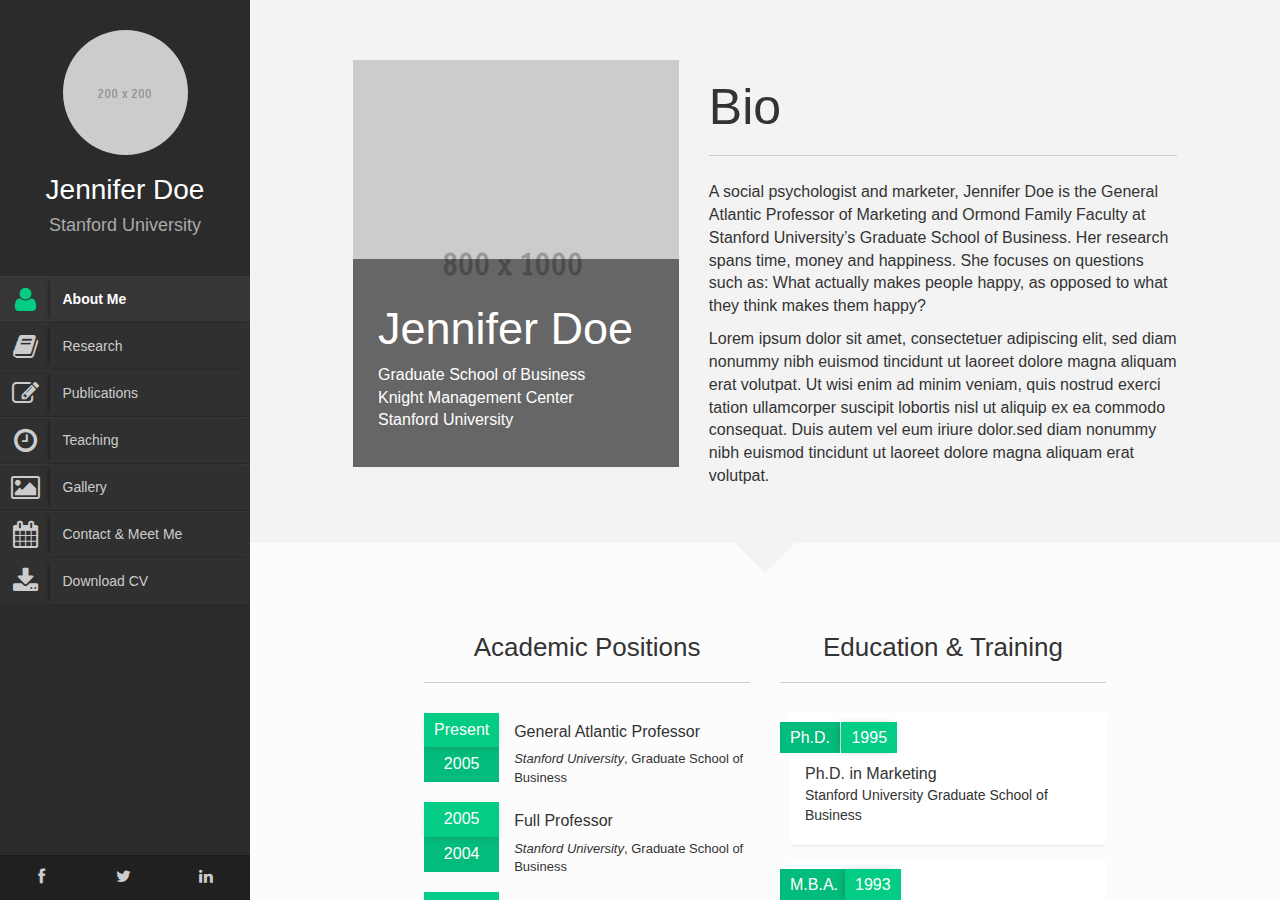
<file: faculty-onepage/index.html>
<!DOCTYPE html>
<html lang="en">
    <head>
        <title>Faculty-Responsive university staff personal page</title>
        <meta http-equiv="Content-Type" content="text/html; charset=UTF-8">
        <meta name="author" content="owwwlab.com">
        <meta name="viewport" content="width=device-width, initial-scale=1, maximum-scale=1">
        
        <meta name="description" content="A theme for faculty profile page" />
        <meta name="keywords" content="faculty profile, theme,css, html, jquery, transition, transform, 3d, css3" />

        <link rel="shortcut icon" href="../favicon.ico">

        <!--CSS styles-->
        <link rel="stylesheet" href="css/bootstrap.css">
        <link rel="stylesheet" href="css/font-awesome.min.css">  
        <link rel="stylesheet" href="css/perfect-scrollbar-0.4.5.min.css">
        <link rel="stylesheet" href="css/magnific-popup.css">
        <link rel="stylesheet" href="css/style.css">
        <link id="theme-style" rel="stylesheet" href="css/styles/default.css">

        
        <!--/CSS styles-->
        <!--Javascript files-->
        <script type="text/javascript" src="js/jquery-1.10.2.js"></script>
        <script type="text/javascript" src="js/TweenMax.min.js"></script>
        <script type="text/javascript" src="js/jquery.touchSwipe.min.js"></script>
        <script type="text/javascript" src="js/jquery.carouFredSel-6.2.1-packed.js"></script>
        
        <script type="text/javascript" src="js/modernizr.custom.63321.js"></script>
        <script type="text/javascript" src="js/jquery.dropdownit.js"></script>

        <script type="text/javascript" src="js/jquery.stellar.min.js"></script>
        <script type="text/javascript" src="js/ScrollToPlugin.min.js"></script>

        <script type="text/javascript" src="js/bootstrap.min.js"></script>

        <script type="text/javascript" src="js/jquery.mixitup.min.js"></script>

        <script type="text/javascript" src="js/masonry.min.js"></script>

        <script type="text/javascript" src="js/perfect-scrollbar-0.4.5.with-mousewheel.min.js"></script>

        <script type="text/javascript" src="js/magnific-popup.js"></script>
        <script type="text/javascript" src="js/custom.js"></script>

        <!--/Javascript files-->

    </head>
    <body>

        <div id="wrapper">
            <a href="#sidebar" class="mobilemenu"><i class="icon-reorder"></i></a>

            <div id="sidebar">
                <div id="main-nav">
                    <div id="nav-container">
                        <div id="profile" class="clearfix">
                            <div class="portrate hidden-xs"></div>
                            <div class="title">
                                <h2>Jennifer Doe</h2>
                                <h3>Stanford University</h3>
                            </div>
                            
                        </div>
                        <ul id="navigation">
                            <li>
                              <a href="#biography">
                                <div class="icon icon-user"></div>
                                <div class="text">About Me</div>
                              </a>
                            </li>  
                            
                            <li>
                              <a href="#research">
                                <div class="icon icon-book"></div>
                                <div class="text">Research</div>
                              </a>
                            </li> 
                            
                            <li>
                              <a href="#publications">
                                <div class="icon icon-edit"></div>
                                <div class="text">Publications</div>
                              </a>
                            </li> 

                            <li>
                              <a href="#teaching">
                                <div class="icon icon-time"></div>
                                <div class="text">Teaching</div>
                              </a>
                            </li>

                            <li>
                              <a href="#gallery">
                                <div class="icon icon-picture"></div>
                                <div class="text">Gallery</div>
                              </a>
                            </li>

                            <li>
                              <a href="#contact">
                                  <div class="icon icon-calendar"></div>
                                  <div class="text">Contact & Meet Me</div>
                              </a>
                            </li>

                            <li class="external">
                              <a href="#">
                                  <div class="icon icon-download-alt"></div>
                                  <div class="text">Download CV</div>
                              </a>
                            </li>
                        </ul>
                    </div>        
                </div>
                
                <div class="social-icons">
                    <ul>
                        <li><a href="#"><i class="icon-facebook"></i></a></li>
                        <li><a href="#"><i class="icon-twitter"></i></a></li>
                        <li><a href="#"><i class="icon-linkedin"></i></a></li>
                    </ul>
                </div>    
            </div>

            <div id="main">
            
                <div id="biography" class="page home" data-pos="home">
                    <div class="pageheader">
                        <div class="headercontent">
                            <div class="section-container">
                                
                                <div class="row">
                                    <div class="col-sm-2 visible-sm"></div>
                                    <div class="col-sm-8 col-md-5">
                                        <div class="biothumb">
                                            <img alt="image" src="img/personal/personal-big.png" class="img-responsive">
                                            <div class="overlay">
                                                
                                                <h1 class="">Jennifer Doe</h1>
                                                <ul class="list-unstyled">
                                                    <li>Graduate School of Business</li>
                                                    <li>Knight Management Center</li>
                                                    <li>Stanford University</li>
                                                </ul>
                                            </div> 
                                            
                                               
                                        </div>
                                        
                                    </div>
                                    <div class="clearfix visible-sm visible-xs"></div>
                                    <div class="col-sm-12 col-md-7">
                                        <h3 class="title">Bio</h3>
                                        <p>A social psychologist and marketer, Jennifer Doe is the General Atlantic Professor of Marketing and Ormond Family Faculty at Stanford University’s Graduate School of Business. Her research spans time, money and happiness. She focuses on questions such as: What actually makes people happy, as opposed to what they think makes them happy? </p><p>Lorem ipsum dolor sit amet, consectetuer adipiscing elit, sed diam nonummy nibh euismod tincidunt ut laoreet dolore magna aliquam erat volutpat. Ut wisi enim ad minim veniam, quis nostrud exerci tation ullamcorper suscipit lobortis nisl ut aliquip ex ea commodo consequat. Duis autem vel eum iriure dolor.sed diam nonummy nibh euismod tincidunt ut laoreet dolore magna aliquam erat volutpat.</p>
                                    </div>  
                                    
                                </div>
                            </div>        
                        </div>
                    </div>

                    <div class="pagecontents">
                        <div class="section color-1">
                            <div class="section-container">
                                <div class="row">
                                    <div class="col-md-5 col-md-offset-1">
                                        <div class="title text-center">
                                            <h3>Academic Positions</h3>
                                        </div>
                                        <ul class="ul-dates">
                                            <li>
                                                <div class="dates">
                                                    <span>Present</span>
                                                    <span>2005</span>
                                                </div>
                                                <div class="content">
                                                    <h4>General Atlantic Professor</h4>
                                                    <p><em>Stanford University</em>, Graduate School of Business</p>
                                                </div>
                                            </li>
                                            <li>
                                                <div class="dates">
                                                    <span>2005</span>
                                                    <span>2004</span>
                                                </div>
                                                <div class="content">
                                                    <h4>Full Professor</h4>
                                                    <p><em>Stanford University</em>, Graduate School of Business</p>
                                                </div>
                                            </li>
                                            <li>
                                                <div class="dates">
                                                    <span>2004</span>
                                                    <span>2001</span>
                                                </div>
                                                <div class="content">
                                                    <h4>Assistant Professor</h4>
                                                    <p><em>UCLA</em>, Anderson Graduate School of Management</p>
                                                </div>
                                            </li>
                                            <li>
                                                <div class="dates">
                                                    <span>2001</span>
                                                    <span>1999</span>
                                                </div>
                                                <div class="content">
                                                    <h4>Visiting Assistant Professor</h4>
                                                    <p><em>Columbia University</em>, Graduate School of Business</p>
                                                </div>
                                            </li>
                                        </ul>
                                    </div>
                                    <div class="col-md-5">
                                        <div class="title text-center">
                                            <h3>Education & Training</h3>
                                        </div>
                                        <ul class="ul-card">
                                            <li>
                                                <div class="dy">
                                                    <span class="degree">Ph.D.</span>
                                                    <span class="year">1995</span>
                                                </div>
                                                <div class="description">
                                                    <p class="waht">Ph.D. in Marketing</p>
                                                    <p class="where">Stanford University Graduate School of Business</p>
                                                </div>
                                            </li>
                                            <li>
                                                <div class="dy">
                                                    <span class="degree">M.B.A.</span><span class="year">1993</span>
                                                </div>
                                                <div class="description">
                                                    <p class="waht">Master of Business Administration</p>
                                                    <p class="where">Boston University</p>
                                                </div>
                                            </li>
                                            <li>
                                                <div class="dy">
                                                    <span class="degree">B.A.</span><span class="year">1989</span>
                                                </div>
                                                <div class="description">
                                                    <p class="waht">Bachelor of Arts in Psychology</p>
                                                    <p class="where">University of California, Berkeley</p>
                                                </div>
                                            </li>
                                            
                                        </ul>

                                    </div>    
                                </div>    
                            </div>
                                
                        </div>

                        <div class="section color-2">
                            <div class="section-container">
                                <div class="row">
                                    <div class="col-md-10 col-md-offset-1">
                                        <div class="title text-center">
                                            <h3>Honors, Awards and Grants</h3>
                                        </div>
                                        <ul class="timeline">
                                                    
                                            <li class="open">
                                                <div class="date">SCP 2014</div>
                                                <div class="circle"></div>
                                                <div class="data">
                                                    <div class="subject">Distinguished Scientific Achievement Award</div>
                                                    <div class="text row">
                                                        <div class="col-md-2">
                                                            <img alt="image" class="thumbnail img-responsive" src="img/personal/awards100x100.png" >
                                                        </div>
                                                        <div class="col-md-10">
                                                            Lorem ipsum dolor sit amet, consectetur adipiscing elit. Sed egestas dapibus lectus non dignissim. Pellentesque auctor ornare urna, volutpat condimentum quam porttitor at. Vestibulum tincidunt diam in eros aliquam luctus. Donec sagittis a purus a porttitor. Sed non feugiat enim. Donec eget metus erat. Vivamus sed consequat orci. Aenean commodo lectus sed purus auctor ullamcorper.
                                                        </div>
                                                    </div>
                                                </div>
                                            </li>
                                            <li>
                                                <div class="date">2012-2013</div>
                                                <div class="circle"></div>
                                                <div class="data">
                                                    <div class="subject">Ormond Family Faculty Fellow</div>
                                                    <div class="text row">
                                                        <div class="col-md-2">
                                                            <img alt="image" class="thumbnail img-responsive" src="img/personal/awards100x100.png" >
                                                        </div>
                                                        <div class="col-md-10">
                                                            Lorem ipsum dolor sit amet, consectetur adipiscing elit. Sed egestas dapibus lectus non dignissim. Pellentesque auctor ornare urna, volutpat condimentum quam porttitor at. Vestibulum tincidunt diam in eros aliquam luctus. Donec sagittis a purus a porttitor. Sed non feugiat enim. Donec eget metus erat. Vivamus sed consequat orci. Aenean commodo lectus sed purus auctor ullamcorper.
                                                        </div>
                                                    </div>
                                                </div>
                                            </li>
                                            <li>
                                                <div class="date">June 2011</div>
                                                <div class="circle"></div>
                                                <div class="data">
                                                    <div class="subject">Nautilus Silver Award for Dragonfly Effect</div>
                                                    <div class="text row">
                                                        <div class="col-md-2">
                                                            <img alt="image" class="thumbnail img-responsive" src="img/personal/awards100x100.png" >
                                                        </div>
                                                        <div class="col-md-10">
                                                            Lorem ipsum dolor sit amet, consectetur adipiscing elit. Sed egestas dapibus lectus non dignissim. Pellentesque auctor ornare urna, volutpat condimentum quam porttitor at. Vestibulum tincidunt diam in eros aliquam luctus. Donec sagittis a purus a porttitor. Sed non feugiat enim. Donec eget metus erat. Vivamus sed consequat orci. Aenean commodo lectus sed purus auctor ullamcorper.
                                                        </div>
                                                    </div>
                                                </div>
                                            </li>
                                            <li>
                                                <div class="date">2000 - 2003</div>
                                                <div class="circle"></div>
                                                <div class="data">
                                                    <div class="subject">Hong Kong Science International Research Grant</div>
                                                    <div class="text row">
                                                        <div class="col-md-2">
                                                            <img alt="image" class="thumbnail img-responsive" src="img/personal/awards100x100.png" >
                                                        </div>
                                                        <div class="col-md-10">
                                                            Lorem ipsum dolor sit amet, consectetur adipiscing elit. Sed egestas dapibus lectus non dignissim. Pellentesque auctor ornare urna, volutpat condimentum quam porttitor at. Vestibulum tincidunt diam in eros aliquam luctus. Donec sagittis a purus a porttitor. Sed non feugiat enim. Donec eget metus erat. Vivamus sed consequat orci. Aenean commodo lectus sed purus auctor ullamcorper.
                                                        </div>
                                                    </div>
                                                </div>
                                            </li>
                                            <li>
                                                <div class="date">1999</div>
                                                <div class="circle"></div>
                                                <div class="data">
                                                    <div class="subject">Citibank Best Teacher Award (school-wide award, UCLA)</div>
                                                    <div class="text row">
                                                        <div class="col-md-2">
                                                            <img alt="image" class="thumbnail img-responsive" src="img/personal/awards100x100.png" >
                                                        </div>
                                                        <div class="col-md-10">
                                                            Lorem ipsum dolor sit amet, consectetur adipiscing elit. Sed egestas dapibus lectus non dignissim. Pellentesque auctor ornare urna, volutpat condimentum quam porttitor at. Vestibulum tincidunt diam in eros aliquam luctus. Donec sagittis a purus a porttitor. Sed non feugiat enim. Donec eget metus erat. Vivamus sed consequat orci. Aenean commodo lectus sed purus auctor ullamcorper.
                                                        </div>
                                                    </div>
                                                </div>
                                            </li>

                                        </ul>
                                    </div>
                                </div>
                            </div>
                        </div>                            
                    </div>
                </div>

                <div id="research" class="page">
                    <div class="pageheader">

                        <div class="headercontent">

                            <div class="section-container">
                                <h2 class="title">Research Summary</h2>
                            
                                <div class="row">
                                    <div class="col-md-8">
                                        <p>Recent trends in deep-submicron very large-scale integration (VLSI) circuit technology have resulted in new requirements for algorithms in integrated circuit layout. Much of my work centers on new formulations that capture performance and density criteria in the physical layout phases of computer-aided design (CAD). Our results include near-optimal approximation algorithms for such computationally difficult problems as minimum-cost Steiner tree routing, low-skew clock networks, cost-radius tradeoffs, bounded-density trees, circuit probe testing, high-performing Elmore-based constructions, layout density control, and improved manufacturability. </p>
                                        <p>Lorem ipsum dolor sit amet, consectetur adipisicing elit, sed do eiusmod tempor incididunt ut labore et dolore magna aliqua. Ut enim ad minim veniam, quis nostrud exercitation ullamco laboris nisi ut aliquip ex ea commodo consequat. Duis aute irure dolor in reprehenderit in voluptate velit esse cillum dolore eu fugiat nulla pariatur. Excepteur sint occaecat cupidatat non proident, sunt in culpa qui officia deserunt mollit anim id est laborum.</p>
                                    </div>
                                    <div class="col-md-4">
                                        <div class="subtitle text-center">
                                            <h3>Interests</h3>
                                        </div>
                                        <ul class="ul-boxed list-unstyled">
                                            <li>Time, Money and Happiness</li>
                                            <li>The Power of Story</li>
                                            <li>Building Innovative Brands</li>
                                            <li>Cultural Psychology</li>
                                            <li>Emotions, Goals, and Health</li>
                                            <li>computer-aided design</li>
                                        </ul>
                                    </div>
                                </div>
                            </div>
                        </div>
                    </div>

                    <div class="pagecontents">
                        <div class="section color-1">
                            <div class="section-container">
                                <div class="title text-center">
                                    <h3>Laboratory Personel</h3>
                                </div>
                                <div class="row">
                                    <div class="col-md-8">
                                        
                                        <div id="labp-heads-wrap">
                                            
                                            <div id="lab-carousel">
                                                <div><img alt="image" src="img/lab/120x120.png" width="120" height="120" class="img-circle lab-img" /></div>
                                                <div><img alt="image" src="img/lab/120x120.png" width="120" height="120" class="img-circle lab-img" /></div>
                                                <div><img alt="image" src="img/lab/120x120.png" width="120" height="120" class="img-circle lab-img" /></div>
                                                <div><img alt="image" src="img/lab/120x120.png" width="120" height="120" class="img-circle lab-img" /></div>
                                                <div><img alt="image" src="img/lab/120x120.png" width="120" height="120" class="img-circle lab-img" /></div>
                                                <div><img alt="image" src="img/lab/120x120.png" width="120" height="120" class="img-circle lab-img" /></div>
                                            </div>
                                            <div>
                                                <a href="#" id="prev"><i class="icon-chevron-sign-left"></i></a>
                                                <a href="#" id="next"><i class="icon-chevron-sign-right"></i></a>
                                            </div>
                                        </div>

                                        <div id="lab-details">
                                            <div>
                                                <h3>David A. Doe</h3>
                                                <h4>Postdoctoral fellow</h4>
                                                <a href="#" class="btn btn-info">+ Follow</a>
                                            </div>
                                            <div>
                                                <h3>James Doe</h3>
                                                <h4>Postdoctoral fellow</h4>
                                                <a href="#" class="btn btn-info">+ Follow</a>
                                            </div>
                                            <div>
                                                <h3>Nadja Sriram</h3>
                                                <h4>Postdoctoral fellow</h4>
                                                <a href="#" class="btn btn-info">+ Follow</a>
                                            </div>
                                            <div>
                                                <h3>Davide Doe</h3>
                                                <h4>Research Assistant</h4>
                                                <a href="#" class="btn btn-info">+ Follow</a>
                                            </div>
                                            <div>
                                                <h3>Pauline Doe</h3>
                                                <h4>Summer Intern</h4>
                                                <a href="#" class="btn btn-info">+ Follow</a>
                                            </div>
                                            <div>
                                                <h3>James Doe</h3>
                                                <h4>Postdoctoral fellow</h4>
                                                <a href="#" class="btn btn-info">+ Follow</a>
                                            </div>
                                        </div>
                                    </div>
                                    <div class="col-md-4">
                                        <h3>Great lab Personel!</h3>
                                        <p>Lorem ipsum dolor sit amet, consectetur adipisicing elit, sed do eiusmod tempor incididunt ut labore et dolore magna aliqua. Ut enim ad minim veniam, quis nostrud exercitation ullamco laboris nisi ut aliquip ex ea commodo consequat. Duis aute irure dolor in reprehenderit in voluptate velit esse cillum dolore eu fugiat nulla pariatur. Excepteur sint occaecat cupidatat non proident, sunt in culpa qui officia deserunt mollit anim id est laborum.</p>
                                    </div>
                                </div>
                            </div>
                        </div>
                        
                        <div class="section color-2">
                            <div class="section-container">
                                <div class="title text-center">
                                    <h3>Research Projects</h3>
                                </div>
                                <div class="row">
                                    <div class="col-md-12">
                                        <ul class="ul-withdetails">
                                            <li>
                                                <div class="row">
                                                    <div class="col-sm-6 col-md-3">
                                                        <div class="image">
                                                            <img alt="image" src="img/lab/400x400.png" class="img-responsive">
                                                            <div class="imageoverlay">
                                                                <i class="icon icon-search"></i>
                                                            </div>

                                                        </div>
                                                    </div>
                                                    <div class="col-sm-6 col-md-9">
                                                        <div class="meta">
                                                            <h3>Title of Preject</h3>
                                                            <p>Very short description of the project.</p>
                                                        </div>
                                                    </div>
                                                </div>
                                                <div class="details">
                                                    <p>Lorem ipsum dolor sit amet, consectetur adipisicing elit, sed do eiusmod tempor incididunt ut labore et dolore magna aliqua. Ut enim ad minim veniam, quis nostrud exercitation ullamco laboris nisi ut aliquip ex ea commodo consequat. Duis aute irure dolor in reprehenderit in voluptate velit esse cillum dolore eu fugiat nulla pariatur. Excepteur sint occaecat cupidatat non proident, sunt in culpa qui officia deserunt mollit anim id est laborum.</p>
                                                    <p>Lorem ipsum dolor sit amet, consectetur adipisicing elit, sed do eiusmod tempor incididunt ut labore et dolore magna aliqua. Ut enim ad minim veniam, quis nostrud exercitation ullamco laboris nisi ut aliquip ex ea commodo consequat. Duis aute irure dolor in reprehenderit in voluptate velit esse cillum dolore eu fugiat nulla pariatur. Excepteur sint occaecat cupidatat non proident, sunt in culpa qui officia deserunt mollit anim id est laborum.</p>
                                                    <p>Lorem ipsum dolor sit amet, consectetur adipisicing elit, sed do eiusmod tempor incididunt ut labore et dolore magna aliqua. Ut enim ad minim veniam, quis nostrud exercitation ullamco laboris nisi ut aliquip ex ea commodo consequat. Duis aute irure dolor in reprehenderit in voluptate velit esse cillum dolore eu fugiat nulla pariatur. Excepteur sint occaecat cupidatat non proident, sunt in culpa qui officia deserunt mollit anim id est laborum.</p>
                                                </div>
                                            </li>
                                            <li>
                                                <div class="row">
                                                    <div class="col-sm-6 col-md-3">
                                                        <div class="image">
                                                            <img alt="image" src="img/lab/400x400.png"  class="img-responsive">
                                                            <div class="imageoverlay">
                                                                <i class="icon icon-search"></i>
                                                            </div>

                                                        </div>
                                                    </div>
                                                    <div class="col-sm-6 col-md-9">
                                                        <div class="meta">
                                                            <h3>Title of Preject</h3>
                                                            <p>Very short description of the project.</p>
                                                        </div>
                                                    </div>
                                                </div>
                                                <div class="details">
                                                    <p>Lorem ipsum dolor sit amet, consectetur adipisicing elit, sed do eiusmod tempor incididunt ut labore et dolore magna aliqua. Ut enim ad minim veniam, quis nostrud exercitation ullamco laboris nisi ut aliquip ex ea commodo consequat. Duis aute irure dolor in reprehenderit in voluptate velit esse cillum dolore eu fugiat nulla pariatur. Excepteur sint occaecat cupidatat non proident, sunt in culpa qui officia deserunt mollit anim id est laborum.</p>
                                                    <p>Lorem ipsum dolor sit amet, consectetur adipisicing elit, sed do eiusmod tempor incididunt ut labore et dolore magna aliqua. Ut enim ad minim veniam, quis nostrud exercitation ullamco laboris nisi ut aliquip ex ea commodo consequat. Duis aute irure dolor in reprehenderit in voluptate velit esse cillum dolore eu fugiat nulla pariatur. Excepteur sint occaecat cupidatat non proident, sunt in culpa qui officia deserunt mollit anim id est laborum.</p>
                                                    <p>Lorem ipsum dolor sit amet, consectetur adipisicing elit, sed do eiusmod tempor incididunt ut labore et dolore magna aliqua. Ut enim ad minim veniam, quis nostrud exercitation ullamco laboris nisi ut aliquip ex ea commodo consequat. Duis aute irure dolor in reprehenderit in voluptate velit esse cillum dolore eu fugiat nulla pariatur. Excepteur sint occaecat cupidatat non proident, sunt in culpa qui officia deserunt mollit anim id est laborum.</p>
                                                </div>
                                            </li>
                                            <li>
                                                <div class="row">
                                                    <div class="col-sm-6 col-md-3">
                                                        <div class="image">
                                                            <img alt="image" src="img/lab/400x400.png"  class="img-responsive">
                                                            <div class="imageoverlay">
                                                                <i class="icon icon-search"></i>
                                                            </div>

                                                        </div>
                                                    </div>
                                                    <div class="col-sm-6 col-md-9">
                                                        <div class="meta">
                                                            <h3>Title of Preject</h3>
                                                            <p>Very short description of the project.</p>
                                                        </div>
                                                    </div>
                                                </div>
                                                <div class="details">
                                                    <p>Lorem ipsum dolor sit amet, consectetur adipisicing elit, sed do eiusmod tempor incididunt ut labore et dolore magna aliqua. Ut enim ad minim veniam, quis nostrud exercitation ullamco laboris nisi ut aliquip ex ea commodo consequat. Duis aute irure dolor in reprehenderit in voluptate velit esse cillum dolore eu fugiat nulla pariatur. Excepteur sint occaecat cupidatat non proident, sunt in culpa qui officia deserunt mollit anim id est laborum.</p>
                                                    <p>Lorem ipsum dolor sit amet, consectetur adipisicing elit, sed do eiusmod tempor incididunt ut labore et dolore magna aliqua. Ut enim ad minim veniam, quis nostrud exercitation ullamco laboris nisi ut aliquip ex ea commodo consequat. Duis aute irure dolor in reprehenderit in voluptate velit esse cillum dolore eu fugiat nulla pariatur. Excepteur sint occaecat cupidatat non proident, sunt in culpa qui officia deserunt mollit anim id est laborum.</p>
                                                    <p>Lorem ipsum dolor sit amet, consectetur adipisicing elit, sed do eiusmod tempor incididunt ut labore et dolore magna aliqua. Ut enim ad minim veniam, quis nostrud exercitation ullamco laboris nisi ut aliquip ex ea commodo consequat. Duis aute irure dolor in reprehenderit in voluptate velit esse cillum dolore eu fugiat nulla pariatur. Excepteur sint occaecat cupidatat non proident, sunt in culpa qui officia deserunt mollit anim id est laborum.</p>
                                                </div>
                                            </li>
                                            <li>
                                                <div class="row">
                                                    <div class="col-sm-6 col-md-3">
                                                        <div class="image">
                                                            <img alt="image" src="img/lab/400x400.png"  class="img-responsive">
                                                            <div class="imageoverlay">
                                                                <i class="icon icon-search"></i>
                                                            </div>

                                                        </div>
                                                    </div>
                                                    <div class="col-sm-6 col-md-9">
                                                        <div class="meta">
                                                            <h3>Title of Preject</h3>
                                                            <p>Very short description of the project.</p>
                                                        </div>
                                                    </div>
                                                </div>
                                                <div class="details">
                                                    <p>Lorem ipsum dolor sit amet, consectetur adipisicing elit, sed do eiusmod tempor incididunt ut labore et dolore magna aliqua. Ut enim ad minim veniam, quis nostrud exercitation ullamco laboris nisi ut aliquip ex ea commodo consequat. Duis aute irure dolor in reprehenderit in voluptate velit esse cillum dolore eu fugiat nulla pariatur. Excepteur sint occaecat cupidatat non proident, sunt in culpa qui officia deserunt mollit anim id est laborum.</p>
                                                    <p>Lorem ipsum dolor sit amet, consectetur adipisicing elit, sed do eiusmod tempor incididunt ut labore et dolore magna aliqua. Ut enim ad minim veniam, quis nostrud exercitation ullamco laboris nisi ut aliquip ex ea commodo consequat. Duis aute irure dolor in reprehenderit in voluptate velit esse cillum dolore eu fugiat nulla pariatur. Excepteur sint occaecat cupidatat non proident, sunt in culpa qui officia deserunt mollit anim id est laborum.</p>
                                                    <p>Lorem ipsum dolor sit amet, consectetur adipisicing elit, sed do eiusmod tempor incididunt ut labore et dolore magna aliqua. Ut enim ad minim veniam, quis nostrud exercitation ullamco laboris nisi ut aliquip ex ea commodo consequat. Duis aute irure dolor in reprehenderit in voluptate velit esse cillum dolore eu fugiat nulla pariatur. Excepteur sint occaecat cupidatat non proident, sunt in culpa qui officia deserunt mollit anim id est laborum.</p>
                                                </div>
                                            </li>
                                            <li>
                                                <div class="row">
                                                    <div class="col-sm-6 col-md-3">
                                                        <div class="image">
                                                            <img alt="image" src="img/lab/400x400.png"  class="img-responsive">
                                                            <div class="imageoverlay">
                                                                <i class="icon icon-search"></i>
                                                            </div>

                                                        </div>
                                                    </div>
                                                    <div class="col-sm-6 col-md-9">
                                                        <div class="meta">
                                                            <h3>Title of Preject</h3>
                                                            <p>Very short description of the project.</p>
                                                        </div>
                                                    </div>
                                                </div>
                                                <div class="details">
                                                    <p>Lorem ipsum dolor sit amet, consectetur adipisicing elit, sed do eiusmod tempor incididunt ut labore et dolore magna aliqua. Ut enim ad minim veniam, quis nostrud exercitation ullamco laboris nisi ut aliquip ex ea commodo consequat. Duis aute irure dolor in reprehenderit in voluptate velit esse cillum dolore eu fugiat nulla pariatur. Excepteur sint occaecat cupidatat non proident, sunt in culpa qui officia deserunt mollit anim id est laborum.</p>
                                                    <p>Lorem ipsum dolor sit amet, consectetur adipisicing elit, sed do eiusmod tempor incididunt ut labore et dolore magna aliqua. Ut enim ad minim veniam, quis nostrud exercitation ullamco laboris nisi ut aliquip ex ea commodo consequat. Duis aute irure dolor in reprehenderit in voluptate velit esse cillum dolore eu fugiat nulla pariatur. Excepteur sint occaecat cupidatat non proident, sunt in culpa qui officia deserunt mollit anim id est laborum.</p>
                                                    <p>Lorem ipsum dolor sit amet, consectetur adipisicing elit, sed do eiusmod tempor incididunt ut labore et dolore magna aliqua. Ut enim ad minim veniam, quis nostrud exercitation ullamco laboris nisi ut aliquip ex ea commodo consequat. Duis aute irure dolor in reprehenderit in voluptate velit esse cillum dolore eu fugiat nulla pariatur. Excepteur sint occaecat cupidatat non proident, sunt in culpa qui officia deserunt mollit anim id est laborum.</p>
                                                </div>
                                            </li>
                                            <li>
                                                <div class="row">
                                                    <div class="col-sm-6 col-md-3">
                                                        <div class="image">
                                                            <img alt="image" src="img/lab/400x400.png"  class="img-responsive">
                                                            <div class="imageoverlay">
                                                                <i class="icon icon-search"></i>
                                                            </div>

                                                        </div>
                                                    </div>
                                                    <div class="col-sm-6 col-md-9">
                                                        <div class="meta">
                                                            <h3>Title of Preject</h3>
                                                            <p>Very short description of the project.</p>
                                                        </div>
                                                    </div>
                                                </div>
                                                <div class="details">
                                                    <p>Lorem ipsum dolor sit amet, consectetur adipisicing elit, sed do eiusmod tempor incididunt ut labore et dolore magna aliqua. Ut enim ad minim veniam, quis nostrud exercitation ullamco laboris nisi ut aliquip ex ea commodo consequat. Duis aute irure dolor in reprehenderit in voluptate velit esse cillum dolore eu fugiat nulla pariatur. Excepteur sint occaecat cupidatat non proident, sunt in culpa qui officia deserunt mollit anim id est laborum.</p>
                                                    <p>Lorem ipsum dolor sit amet, consectetur adipisicing elit, sed do eiusmod tempor incididunt ut labore et dolore magna aliqua. Ut enim ad minim veniam, quis nostrud exercitation ullamco laboris nisi ut aliquip ex ea commodo consequat. Duis aute irure dolor in reprehenderit in voluptate velit esse cillum dolore eu fugiat nulla pariatur. Excepteur sint occaecat cupidatat non proident, sunt in culpa qui officia deserunt mollit anim id est laborum.</p>
                                                    <p>Lorem ipsum dolor sit amet, consectetur adipisicing elit, sed do eiusmod tempor incididunt ut labore et dolore magna aliqua. Ut enim ad minim veniam, quis nostrud exercitation ullamco laboris nisi ut aliquip ex ea commodo consequat. Duis aute irure dolor in reprehenderit in voluptate velit esse cillum dolore eu fugiat nulla pariatur. Excepteur sint occaecat cupidatat non proident, sunt in culpa qui officia deserunt mollit anim id est laborum.</p>
                                                </div>
                                            </li>
                                            
                                        </ul>
                                    </div>
                                </div>
                            </div>
                        </div>    
                    </div>
                </div>

                <div id="publications" class="page">
                    <div class="page-container">
                        <div class="pageheader">
                            <div class="headercontent">
                                <div class="section-container">
                                    
                                    <h2 class="title">Selected Publications</h2>
                                    <div class="row">
                                        <div class="col-md-12">
                                            <p>Lorem ipsum dolor sit amet, consectetur adipisicing elit, sed do eiusmod tempor incididunt ut labore et dolore magna aliqua. Ut enim ad minim veniam, quis nostrud exercitation ullamco laboris nisi ut aliquip ex ea commodo consequat. Duis aute irure dolor in reprehenderit in voluptate velit esse cillum dolore eu fugiat nulla pariatur. Excepteur sint occaecat cupidatat non proident, sunt in culpa qui officia deserunt mollit anim id est laborum.</p>
                                        </div>
                                    </div>
                                    
                                </div>
                            </div>
                        </div>

                        <div class="pagecontents">
                            
                            <div class="section color-1" id="filters">
                                <div class="section-container">
                                    <div class="row">
                                        
                                        <div class="col-md-3">
                                            <h3>Filter by type:</h3>
                                        </div>
                                        <div class="col-md-6">
                                            <select id="cd-dropdown" name="cd-dropdown" class="cd-select">
                                                <option class="filter" value="all" selected>All types</option>
                                                <option class="filter" value="jpaper">Jounal Papers</option>
                                                <option class="filter" value="cpaper">Conference Papers</option>
                                                <option class="filter" value="bookchapter">Book Chapters</option>
                                                <option class="filter" value="book">Books</option>
                                                <!-- <option class="filter" value="report">Reports</option>
                                                <option class="filter" value="tpaper">Technical Papers</option> -->
                                            </select>
                                        </div>
                                        
                                        <div class="col-md-3" id="sort">
                                            <span>Sort by year:</span>
                                            <div class="btn-group pull-right"> 

                                                <button type="button" data-sort="data-year" data-order="desc" class="sort btn btn-default"><i class="icon-sort-by-order"></i></button>
                                                <button type="button" data-sort="data-year" data-order="asc" class="sort btn btn-default"><i class="icon-sort-by-order-alt"></i></button>
                                            </div>
                                        </div>    
                                    </div>
                                </div>
                            </div>

                            <div class="section color-2" id="pub-grid">
                                <div class="section-container">
                                    
                                    <div class="row">
                                        <div class="col-md-12">
                                            <div class="pitems">
                                                
                                                <div class="item mix cpaper" data-year="2013">
                                                    <div class="pubmain">
                                                        <div class="pubassets">
                                                            
                                                            <a href="#" class="pubcollapse">
                                                                <i class="icon-expand-alt"></i>
                                                            </a>
                                                            <a href="http://www.sciencedirect.com/science/article/pii/S1057740812000290" class="tooltips" title="External link" target="_blank">
                                                                <i class="icon-external-link"></i>
                                                            </a>
                                                            <a href="http://faculty-gsb.stanford.edu/aaker/pages/documents/CultivatingAdmirationinBrands_JCP2012.pdf" class="tooltips" title="Download" target="_blank">
                                                                <i class="icon-cloud-download"></i>
                                                            </a>
                                                            
                                                        </div>

                                                        <h4 class="pubtitle">Cultivating admiration in brands: Warmth, competence, and landing in the “golden quadrant”</h4>
                                                        <div class="pubauthor"><strong>Jennifer Doe</strong>,  Emily N. Garbinsky, Kathleen D. Vohs</div>
                                                        <div class="pubcite"><span class="label label-warning">Conference Papers</span> Journal of Consumer Psychology, Volume 22, Issue 2, April 2012, Pages 191-194</div>
                                                        
                                                    </div>
                                                    <div class="pubdetails">
                                                        <h4>Abstract</h4>
                                                        <p>Although a substantial amount of research has examined the constructs of warmth and competence, far less has examined how these constructs develop and what benefits may accrue when warmth and competence are cultivated. Yet there are positive consequences, both emotional and behavioral, that are likely to occur when brands hold perceptions of both. In this paper, we shed light on when and how warmth and competence are jointly promoted in brands, and why these reputations matter.</p>
                                                    </div>
                                                </div>


                                                <div class="item mix book" data-year="2010">
                                                    <div class="pubmain">
                                                        <div class="pubassets">
                                                            
                                                            <a href="#" class="pubcollapse">
                                                                <i class="icon-expand-alt"></i>
                                                            </a>
                                                            <a href="http://www.sciencedirect.com/science/article/pii/S1057740812000290" class="tooltips" title="External link" target="_blank">
                                                                <i class="icon-external-link"></i>
                                                            </a>
                                                            
                                                        </div>

                                                        <h4 class="pubtitle">
                                                            The Dragonfly Effect: Quick, Effective, and Powerful Ways To Use Social Media to Drive Social Change
                                                        </h4>
                                                        <div class="pubauthor"><strong>Jennifer Doe</strong>,  Emily N. Garbinsky, Kathleen D. Vohs</div>
                                                        <div class="pubcite">
                                                            <span class="label label-primary">Book</span> John Wiley & Sons | September 28, 2010 | <strong>ISBN-10:</strong> 0470614153
                                                        </div>
                                                        
                                                    </div>
                                                    <div class="pubdetails">
                                                        <img alt="image" src="img/pubs/150x200.png" align="left"  style="padding:0 30px 30px 0;">
                                                        <h4>Proven strategies for harnessing the power of social media to drive social change</h4>
                                                        <p>Many books teach the mechanics of using Facebook, Twitter, and YouTube to compete in business. But no book addresses how to harness the incredible power of social media to make a difference. Lorem ipsum dolor sit amet, consectetur adipisicing elit, sed do eiusmod tempor incididunt ut labore et dolore magna aliqua. Ut enim ad minim veniam, quis nostrud exercitation ullamco laboris nisi ut aliquip ex ea commodo consequat. Duis aute irure dolor in reprehenderit in voluptate velit esse cillum dolore eu fugiat nulla pariatur. Excepteur sint occaecat cupidatat non proident, sunt in culpa qui officia deserunt mollit anim id est laborum.</p>
                                                        <p>Lorem ipsum dolor sit amet, consectetur adipisicing elit, sed do eiusmod tempor incididunt ut labore et dolore magna aliqua. Ut enim ad minim veniam, quis nostrud exercitation ullamco laboris nisi ut aliquip ex ea commodo consequat. Duis aute irure dolor in reprehenderit in voluptate velit esse cillum dolore eu fugiat nulla pariatur. Excepteur sint occaecat cupidatat non proident, sunt in culpa qui officia deserunt mollit anim id est laborum.</p>
                                                        <ul>
                                                            <li>Lorem ipsum dolor sit amet, consectetur adipisicing elit.</li>
                                                            <li>Lorem ipsum dolor sit amet, consectetur adipisicing elit, sed do eiusmod tempor incididunt ut labore et dolore magna aliqua.</li>
                                                            <li>.sed do eiusmod tempor incididunt ut labore et dolore magna aliqua.</li>
                                                            <li>Onsectetur adipisicing elit, sed do eiusmod tempor incididunt ut labore et dolore magna aliqua.</li>
                                                        </ul>
                                                        
                                                    </div>
                                                </div>

                                                <div class="item mix jpaper" data-year="2013">
                                                    <div class="pubmain">
                                                        <div class="pubassets">
                                                            
                                                            <a href="#" class="pubcollapse">
                                                                <i class="icon-expand-alt"></i>
                                                            </a>
                                                            <a href="http://www.sciencedirect.com/science/article/pii/S1057740812000290" class="tooltips" title="External link" target="_blank">
                                                                <i class="icon-external-link"></i>
                                                            </a>
                                                            <a href="http://faculty-gsb.stanford.edu/aaker/pages/documents/CultivatingAdmirationinBrands_JCP2012.pdf" class="tooltips" title="Download" target="_blank">
                                                                <i class="icon-cloud-download"></i>
                                                            </a>
                                                            
                                                        </div>

                                                        <h4 class="pubtitle">Cultivating admiration in brands: Warmth, competence, and landing in the “golden quadrant”</h4>
                                                        <div class="pubauthor"><strong>Jennifer Doe</strong>,  Emily N. Garbinsky, Kathleen D. Vohs</div>
                                                        <div class="pubcite"><span class="label label-success">Journal Paper</span> Journal of Consumer Psychology, Volume 22, Issue 2, April 2012, Pages 191-194</div>
                                                        
                                                    </div>
                                                    <div class="pubdetails">
                                                        <h4>Abstract</h4>
                                                        <p>Although a substantial amount of research has examined the constructs of warmth and competence, far less has examined how these constructs develop and what benefits may accrue when warmth and competence are cultivated. Yet there are positive consequences, both emotional and behavioral, that are likely to occur when brands hold perceptions of both. In this paper, we shed light on when and how warmth and competence are jointly promoted in brands, and why these reputations matter.</p>
                                                    </div>
                                                </div>

                                                <div class="item mix bookchapter" data-year="2010">
                                                    <div class="pubmain">
                                                        <div class="pubassets">
                                                            
                                                            <a href="#" class="pubcollapse">
                                                                <i class="icon-expand-alt"></i>
                                                            </a>
                                                            <a href="http://www.sciencedirect.com/science/article/pii/S1057740812000290" class="tooltips" title="External link" target="_blank">
                                                                <i class="icon-external-link"></i>
                                                            </a>
                                                            
                                                        </div>

                                                        <h4 class="pubtitle">
                                                            The Dragonfly Effect: Quick, Effective, and Powerful Ways To Use Social Media to Drive Social Change
                                                        </h4>
                                                        <div class="pubauthor"><strong>Jennifer Doe</strong>,  Emily N. Garbinsky, Kathleen D. Vohs</div>
                                                        <div class="pubcite">
                                                            <span class="label label-info">Book Chapter</span> John Wiley & Sons | September 28, 2010 | <strong>ISBN-10:</strong> 0470614153
                                                        </div>
                                                        
                                                    </div>
                                                    <div class="pubdetails">
                                                        <img alt="image" src="img/pubs/150x200.png" align="left"  style="padding:0 30px 30px 0;">
                                                        <h4>Proven strategies for harnessing the power of social media to drive social change</h4>
                                                        <p>Many books teach the mechanics of using Facebook, Twitter, and YouTube to compete in business. But no book addresses how to harness the incredible power of social media to make a difference. Lorem ipsum dolor sit amet, consectetur adipisicing elit, sed do eiusmod tempor incididunt ut labore et dolore magna aliqua. Ut enim ad minim veniam, quis nostrud exercitation ullamco laboris nisi ut aliquip ex ea commodo consequat. Duis aute irure dolor in reprehenderit in voluptate velit esse cillum dolore eu fugiat nulla pariatur. Excepteur sint occaecat cupidatat non proident, sunt in culpa qui officia deserunt mollit anim id est laborum.</p>
                                                        <p>Lorem ipsum dolor sit amet, consectetur adipisicing elit, sed do eiusmod tempor incididunt ut labore et dolore magna aliqua. Ut enim ad minim veniam, quis nostrud exercitation ullamco laboris nisi ut aliquip ex ea commodo consequat. Duis aute irure dolor in reprehenderit in voluptate velit esse cillum dolore eu fugiat nulla pariatur. Excepteur sint occaecat cupidatat non proident, sunt in culpa qui officia deserunt mollit anim id est laborum.</p>
                                                        <ul>
                                                            <li>Lorem ipsum dolor sit amet, consectetur adipisicing elit.</li>
                                                            <li>Lorem ipsum dolor sit amet, consectetur adipisicing elit, sed do eiusmod tempor incididunt ut labore et dolore magna aliqua.</li>
                                                            <li>.sed do eiusmod tempor incididunt ut labore et dolore magna aliqua.</li>
                                                            <li>Onsectetur adipisicing elit, sed do eiusmod tempor incididunt ut labore et dolore magna aliqua.</li>
                                                        </ul>
                                                        
                                                    </div>
                                                </div>

                                                <div class="item mix jpaper" data-year="2012">
                                                    <div class="pubmain">
                                                        <div class="pubassets">
                                                            
                                                            <a href="#" class="pubcollapse">
                                                                <i class="icon-expand-alt"></i>
                                                            </a>
                                                            <a href="http://www.sciencedirect.com/science/article/pii/S1057740812000290" class="tooltips" title="External link" target="_blank">
                                                                <i class="icon-external-link"></i>
                                                            </a>
                                                            <a href="http://faculty-gsb.stanford.edu/aaker/pages/documents/CultivatingAdmirationinBrands_JCP2012.pdf" class="tooltips" title="Download" target="_blank">
                                                                <i class="icon-cloud-download"></i>
                                                            </a>
                                                            
                                                        </div>

                                                        <h4 class="pubtitle">Cultivating admiration in brands: Warmth, competence, and landing in the “golden quadrant”</h4>
                                                        <div class="pubauthor"><strong>Jennifer Doe</strong>,  Emily N. Garbinsky, Kathleen D. Vohs</div>
                                                        <div class="pubcite"><span class="label label-success">Journal Paper</span> Journal of Consumer Psychology, Volume 22, Issue 2, April 2012, Pages 191-194</div>
                                                        
                                                    </div>
                                                    <div class="pubdetails">
                                                        <h4>Abstract</h4>
                                                        <p>Although a substantial amount of research has examined the constructs of warmth and competence, far less has examined how these constructs develop and what benefits may accrue when warmth and competence are cultivated. Yet there are positive consequences, both emotional and behavioral, that are likely to occur when brands hold perceptions of both. In this paper, we shed light on when and how warmth and competence are jointly promoted in brands, and why these reputations matter.</p>
                                                    </div>
                                                </div>
                                                <div class="item mix cpaper" data-year="2012">
                                                    <div class="pubmain">
                                                        <div class="pubassets">
                                                            
                                                            <a href="#" class="pubcollapse">
                                                                <i class="icon-expand-alt"></i>
                                                            </a>
                                                            <a href="http://www.sciencedirect.com/science/article/pii/S1057740812000290" class="tooltips" title="External link" target="_blank">
                                                                <i class="icon-external-link"></i>
                                                            </a>
                                                            <a href="http://faculty-gsb.stanford.edu/aaker/pages/documents/CultivatingAdmirationinBrands_JCP2012.pdf" class="tooltips" title="Download" target="_blank">
                                                                <i class="icon-cloud-download"></i>
                                                            </a>
                                                            
                                                        </div>

                                                        <h4 class="pubtitle">Cultivating admiration in brands: Warmth, competence, and landing in the “golden quadrant”</h4>
                                                        <div class="pubauthor"><strong>Jennifer Doe</strong>,  Emily N. Garbinsky, Kathleen D. Vohs</div>
                                                        <div class="pubcite"><span class="label label-warning">Conference Papers</span> Journal of Consumer Psychology, Volume 22, Issue 2, April 2012, Pages 191-194</div>
                                                        
                                                    </div>
                                                    <div class="pubdetails">
                                                        <h4>Abstract</h4>
                                                        <p>Although a substantial amount of research has examined the constructs of warmth and competence, far less has examined how these constructs develop and what benefits may accrue when warmth and competence are cultivated. Yet there are positive consequences, both emotional and behavioral, that are likely to occur when brands hold perceptions of both. In this paper, we shed light on when and how warmth and competence are jointly promoted in brands, and why these reputations matter.</p>
                                                    </div>
                                                </div>


                                                <div class="item mix book" data-year="2010">
                                                    <div class="pubmain">
                                                        <div class="pubassets">
                                                            
                                                            <a href="#" class="pubcollapse">
                                                                <i class="icon-expand-alt"></i>
                                                            </a>
                                                            <a href="http://www.sciencedirect.com/science/article/pii/S1057740812000290" class="tooltips" title="External link" target="_blank">
                                                                <i class="icon-external-link"></i>
                                                            </a>
                                                            
                                                        </div>

                                                        <h4 class="pubtitle">
                                                            The Dragonfly Effect: Quick, Effective, and Powerful Ways To Use Social Media to Drive Social Change
                                                        </h4>
                                                        <div class="pubauthor"><strong>Jennifer Doe</strong>,  Emily N. Garbinsky, Kathleen D. Vohs</div>
                                                        <div class="pubcite">
                                                            <span class="label label-primary">Book</span> John Wiley & Sons | September 28, 2010 | <strong>ISBN-10:</strong> 0470614153
                                                        </div>
                                                        
                                                    </div>
                                                    <div class="pubdetails">
                                                        <img alt="image" src="img/pubs/150x200.png" align="left"  style="padding:0 30px 30px 0;">
                                                        <h4>Proven strategies for harnessing the power of social media to drive social change</h4>
                                                        <p>Many books teach the mechanics of using Facebook, Twitter, and YouTube to compete in business. But no book addresses how to harness the incredible power of social media to make a difference. Lorem ipsum dolor sit amet, consectetur adipisicing elit, sed do eiusmod tempor incididunt ut labore et dolore magna aliqua. Ut enim ad minim veniam, quis nostrud exercitation ullamco laboris nisi ut aliquip ex ea commodo consequat. Duis aute irure dolor in reprehenderit in voluptate velit esse cillum dolore eu fugiat nulla pariatur. Excepteur sint occaecat cupidatat non proident, sunt in culpa qui officia deserunt mollit anim id est laborum.</p>
                                                        <p>Lorem ipsum dolor sit amet, consectetur adipisicing elit, sed do eiusmod tempor incididunt ut labore et dolore magna aliqua. Ut enim ad minim veniam, quis nostrud exercitation ullamco laboris nisi ut aliquip ex ea commodo consequat. Duis aute irure dolor in reprehenderit in voluptate velit esse cillum dolore eu fugiat nulla pariatur. Excepteur sint occaecat cupidatat non proident, sunt in culpa qui officia deserunt mollit anim id est laborum.</p>
                                                        <ul>
                                                            <li>Lorem ipsum dolor sit amet, consectetur adipisicing elit.</li>
                                                            <li>Lorem ipsum dolor sit amet, consectetur adipisicing elit, sed do eiusmod tempor incididunt ut labore et dolore magna aliqua.</li>
                                                            <li>.sed do eiusmod tempor incididunt ut labore et dolore magna aliqua.</li>
                                                            <li>Onsectetur adipisicing elit, sed do eiusmod tempor incididunt ut labore et dolore magna aliqua.</li>
                                                        </ul>
                                                        
                                                    </div>
                                                </div>

                                                <div class="item mix jpaper" data-year="2011">
                                                    <div class="pubmain">
                                                        <div class="pubassets">
                                                            
                                                            <a href="#" class="pubcollapse">
                                                                <i class="icon-expand-alt"></i>
                                                            </a>
                                                            <a href="http://www.sciencedirect.com/science/article/pii/S1057740812000290" class="tooltips" title="External link" target="_blank">
                                                                <i class="icon-external-link"></i>
                                                            </a>
                                                            <a href="http://faculty-gsb.stanford.edu/aaker/pages/documents/CultivatingAdmirationinBrands_JCP2012.pdf" class="tooltips" title="Download" target="_blank">
                                                                <i class="icon-cloud-download"></i>
                                                            </a>
                                                            
                                                        </div>

                                                        <h4 class="pubtitle">Cultivating admiration in brands: Warmth, competence, and landing in the “golden quadrant”</h4>
                                                        <div class="pubauthor"><strong>Jennifer Doe</strong>,  Emily N. Garbinsky, Kathleen D. Vohs</div>
                                                        <div class="pubcite"><span class="label label-success">Journal Paper</span> Journal of Consumer Psychology, Volume 22, Issue 2, April 2012, Pages 191-194</div>
                                                        
                                                    </div>
                                                    <div class="pubdetails">
                                                        <h4>Abstract</h4>
                                                        <p>Although a substantial amount of research has examined the constructs of warmth and competence, far less has examined how these constructs develop and what benefits may accrue when warmth and competence are cultivated. Yet there are positive consequences, both emotional and behavioral, that are likely to occur when brands hold perceptions of both. In this paper, we shed light on when and how warmth and competence are jointly promoted in brands, and why these reputations matter.</p>
                                                    </div>
                                                </div>

                                                <div class="item mix bookchapter" data-year="2010">
                                                    <div class="pubmain">
                                                        <div class="pubassets">
                                                            
                                                            <a href="#" class="pubcollapse">
                                                                <i class="icon-expand-alt"></i>
                                                            </a>
                                                            <a href="http://www.sciencedirect.com/science/article/pii/S1057740812000290" class="tooltips" title="External link" target="_blank">
                                                                <i class="icon-external-link"></i>
                                                            </a>
                                                            
                                                        </div>

                                                        <h4 class="pubtitle">
                                                            The Dragonfly Effect: Quick, Effective, and Powerful Ways To Use Social Media to Drive Social Change
                                                        </h4>
                                                        <div class="pubauthor"><strong>Jennifer Doe</strong>,  Emily N. Garbinsky, Kathleen D. Vohs</div>
                                                        <div class="pubcite">
                                                            <span class="label label-info">Book Chapter</span> John Wiley & Sons | September 28, 2010 | <strong>ISBN-10:</strong> 0470614153
                                                        </div>
                                                        
                                                    </div>
                                                    <div class="pubdetails">
                                                        <img alt="image" src="img/pubs/150x200.png" align="left"  style="padding:0 30px 30px 0;">
                                                        <h4>Proven strategies for harnessing the power of social media to drive social change</h4>
                                                        <p>Many books teach the mechanics of using Facebook, Twitter, and YouTube to compete in business. But no book addresses how to harness the incredible power of social media to make a difference. Lorem ipsum dolor sit amet, consectetur adipisicing elit, sed do eiusmod tempor incididunt ut labore et dolore magna aliqua. Ut enim ad minim veniam, quis nostrud exercitation ullamco laboris nisi ut aliquip ex ea commodo consequat. Duis aute irure dolor in reprehenderit in voluptate velit esse cillum dolore eu fugiat nulla pariatur. Excepteur sint occaecat cupidatat non proident, sunt in culpa qui officia deserunt mollit anim id est laborum.</p>
                                                        <p>Lorem ipsum dolor sit amet, consectetur adipisicing elit, sed do eiusmod tempor incididunt ut labore et dolore magna aliqua. Ut enim ad minim veniam, quis nostrud exercitation ullamco laboris nisi ut aliquip ex ea commodo consequat. Duis aute irure dolor in reprehenderit in voluptate velit esse cillum dolore eu fugiat nulla pariatur. Excepteur sint occaecat cupidatat non proident, sunt in culpa qui officia deserunt mollit anim id est laborum.</p>
                                                        <ul>
                                                            <li>Lorem ipsum dolor sit amet, consectetur adipisicing elit.</li>
                                                            <li>Lorem ipsum dolor sit amet, consectetur adipisicing elit, sed do eiusmod tempor incididunt ut labore et dolore magna aliqua.</li>
                                                            <li>.sed do eiusmod tempor incididunt ut labore et dolore magna aliqua.</li>
                                                            <li>Onsectetur adipisicing elit, sed do eiusmod tempor incididunt ut labore et dolore magna aliqua.</li>
                                                        </ul>
                                                        
                                                    </div>
                                                </div>

                                                <div class="item mix jpaper" data-year="2010">
                                                    <div class="pubmain">
                                                        <div class="pubassets">
                                                            
                                                            <a href="#" class="pubcollapse">
                                                                <i class="icon-expand-alt"></i>
                                                            </a>
                                                            <a href="http://www.sciencedirect.com/science/article/pii/S1057740812000290" class="tooltips" title="External link" target="_blank">
                                                                <i class="icon-external-link"></i>
                                                            </a>
                                                            <a href="http://faculty-gsb.stanford.edu/aaker/pages/documents/CultivatingAdmirationinBrands_JCP2012.pdf" class="tooltips" title="Download" target="_blank">
                                                                <i class="icon-cloud-download"></i>
                                                            </a>
                                                            
                                                        </div>

                                                        <h4 class="pubtitle">Cultivating admiration in brands: Warmth, competence, and landing in the “golden quadrant”</h4>
                                                        <div class="pubauthor"><strong>Jennifer Doe</strong>,  Emily N. Garbinsky, Kathleen D. Vohs</div>
                                                        <div class="pubcite"><span class="label label-success">Journal Paper</span> Journal of Consumer Psychology, Volume 22, Issue 2, April 2010, Pages 191-194</div>
                                                        
                                                    </div>
                                                    <div class="pubdetails">
                                                        <h4>Abstract</h4>
                                                        <p>Although a substantial amount of research has examined the constructs of warmth and competence, far less has examined how these constructs develop and what benefits may accrue when warmth and competence are cultivated. Yet there are positive consequences, both emotional and behavioral, that are likely to occur when brands hold perceptions of both. In this paper, we shed light on when and how warmth and competence are jointly promoted in brands, and why these reputations matter.</p>
                                                    </div>
                                                </div>
                                                <div class="item mix cpaper" data-year="2011">
                                                    <div class="pubmain">
                                                        <div class="pubassets">
                                                            
                                                            <a href="#" class="pubcollapse">
                                                                <i class="icon-expand-alt"></i>
                                                            </a>
                                                            <a href="http://www.sciencedirect.com/science/article/pii/S1057740812000290" class="tooltips" title="External link" target="_blank">
                                                                <i class="icon-external-link"></i>
                                                            </a>
                                                            <a href="http://faculty-gsb.stanford.edu/aaker/pages/documents/CultivatingAdmirationinBrands_JCP2012.pdf" class="tooltips" title="Download" target="_blank">
                                                                <i class="icon-cloud-download"></i>
                                                            </a>
                                                            
                                                        </div>

                                                        <h4 class="pubtitle">Cultivating admiration in brands: Warmth, competence, and landing in the “golden quadrant”</h4>
                                                        <div class="pubauthor"><strong>Jennifer Doe</strong>,  Emily N. Garbinsky, Kathleen D. Vohs</div>
                                                        <div class="pubcite"><span class="label label-warning">Conference Papers</span> Journal of Consumer Psychology, Volume 22, Issue 2, April 2011, Pages 191-194</div>
                                                        
                                                    </div>
                                                    <div class="pubdetails">
                                                        <h4>Abstract</h4>
                                                        <p>Although a substantial amount of research has examined the constructs of warmth and competence, far less has examined how these constructs develop and what benefits may accrue when warmth and competence are cultivated. Yet there are positive consequences, both emotional and behavioral, that are likely to occur when brands hold perceptions of both. In this paper, we shed light on when and how warmth and competence are jointly promoted in brands, and why these reputations matter.</p>
                                                    </div>
                                                </div>


                                                <div class="item mix book" data-year="2010">
                                                    <div class="pubmain">
                                                        <div class="pubassets">
                                                            
                                                            <a href="#" class="pubcollapse">
                                                                <i class="icon-expand-alt"></i>
                                                            </a>
                                                            <a href="http://www.sciencedirect.com/science/article/pii/S1057740812000290" class="tooltips" title="External link" target="_blank">
                                                                <i class="icon-external-link"></i>
                                                            </a>
                                                            
                                                        </div>

                                                        <h4 class="pubtitle">
                                                            The Dragonfly Effect: Quick, Effective, and Powerful Ways To Use Social Media to Drive Social Change
                                                        </h4>
                                                        <div class="pubauthor"><strong>Jennifer Doe</strong>,  Emily N. Garbinsky, Kathleen D. Vohs</div>
                                                        <div class="pubcite">
                                                            <span class="label label-primary">Book</span> John Wiley & Sons | September 28, 2010 | <strong>ISBN-10:</strong> 0470614153
                                                        </div>
                                                        
                                                    </div>
                                                    <div class="pubdetails">
                                                        <img alt="image" src="img/pubs/150x200.png" align="left"  style="padding:0 30px 30px 0;">
                                                        <h4>Proven strategies for harnessing the power of social media to drive social change</h4>
                                                        <p>Many books teach the mechanics of using Facebook, Twitter, and YouTube to compete in business. But no book addresses how to harness the incredible power of social media to make a difference. Lorem ipsum dolor sit amet, consectetur adipisicing elit, sed do eiusmod tempor incididunt ut labore et dolore magna aliqua. Ut enim ad minim veniam, quis nostrud exercitation ullamco laboris nisi ut aliquip ex ea commodo consequat. Duis aute irure dolor in reprehenderit in voluptate velit esse cillum dolore eu fugiat nulla pariatur. Excepteur sint occaecat cupidatat non proident, sunt in culpa qui officia deserunt mollit anim id est laborum.</p>
                                                        <p>Lorem ipsum dolor sit amet, consectetur adipisicing elit, sed do eiusmod tempor incididunt ut labore et dolore magna aliqua. Ut enim ad minim veniam, quis nostrud exercitation ullamco laboris nisi ut aliquip ex ea commodo consequat. Duis aute irure dolor in reprehenderit in voluptate velit esse cillum dolore eu fugiat nulla pariatur. Excepteur sint occaecat cupidatat non proident, sunt in culpa qui officia deserunt mollit anim id est laborum.</p>
                                                        <ul>
                                                            <li>Lorem ipsum dolor sit amet, consectetur adipisicing elit.</li>
                                                            <li>Lorem ipsum dolor sit amet, consectetur adipisicing elit, sed do eiusmod tempor incididunt ut labore et dolore magna aliqua.</li>
                                                            <li>.sed do eiusmod tempor incididunt ut labore et dolore magna aliqua.</li>
                                                            <li>Onsectetur adipisicing elit, sed do eiusmod tempor incididunt ut labore et dolore magna aliqua.</li>
                                                        </ul>
                                                        
                                                    </div>
                                                </div>

                                                <div class="item mix jpaper" data-year="2009">
                                                    <div class="pubmain">
                                                        <div class="pubassets">
                                                            
                                                            <a href="#" class="pubcollapse">
                                                                <i class="icon-expand-alt"></i>
                                                            </a>
                                                            <a href="http://www.sciencedirect.com/science/article/pii/S1057740812000290" class="tooltips" title="External link" target="_blank">
                                                                <i class="icon-external-link"></i>
                                                            </a>
                                                            <a href="http://faculty-gsb.stanford.edu/aaker/pages/documents/CultivatingAdmirationinBrands_JCP2012.pdf" class="tooltips" title="Download" target="_blank">
                                                                <i class="icon-cloud-download"></i>
                                                            </a>
                                                            
                                                        </div>

                                                        <h4 class="pubtitle">Cultivating admiration in brands: Warmth, competence, and landing in the “golden quadrant”</h4>
                                                        <div class="pubauthor"><strong>Jennifer Doe</strong>,  Emily N. Garbinsky, Kathleen D. Vohs</div>
                                                        <div class="pubcite"><span class="label label-success">Journal Paper</span> Journal of Consumer Psychology, Volume 22, Issue 2, April 2009, Pages 191-194</div>
                                                        
                                                    </div>
                                                    <div class="pubdetails">
                                                        <h4>Abstract</h4>
                                                        <p>Although a substantial amount of research has examined the constructs of warmth and competence, far less has examined how these constructs develop and what benefits may accrue when warmth and competence are cultivated. Yet there are positive consequences, both emotional and behavioral, that are likely to occur when brands hold perceptions of both. In this paper, we shed light on when and how warmth and competence are jointly promoted in brands, and why these reputations matter.</p>
                                                    </div>
                                                </div>

                                                <div class="item mix bookchapter" data-year="2010">
                                                    <div class="pubmain">
                                                        <div class="pubassets">
                                                            
                                                            <a href="#" class="pubcollapse">
                                                                <i class="icon-expand-alt"></i>
                                                            </a>
                                                            <a href="http://www.sciencedirect.com/science/article/pii/S1057740812000290" class="tooltips" title="External link" target="_blank">
                                                                <i class="icon-external-link"></i>
                                                            </a>
                                                            
                                                        </div>

                                                        <h4 class="pubtitle">
                                                            The Dragonfly Effect: Quick, Effective, and Powerful Ways To Use Social Media to Drive Social Change
                                                        </h4>
                                                        <div class="pubauthor"><strong>Jennifer Doe</strong>,  Emily N. Garbinsky, Kathleen D. Vohs</div>
                                                        <div class="pubcite">
                                                            <span class="label label-info">Book Chapter</span> John Wiley & Sons | September 28, 2010 | <strong>ISBN-10:</strong> 0470614153
                                                        </div>
                                                        
                                                    </div>
                                                    <div class="pubdetails">
                                                        <img alt="image" src="img/pubs/150x200.png" align="left"  style="padding:0 30px 30px 0;">
                                                        <h4>Proven strategies for harnessing the power of social media to drive social change</h4>
                                                        <p>Many books teach the mechanics of using Facebook, Twitter, and YouTube to compete in business. But no book addresses how to harness the incredible power of social media to make a difference. Lorem ipsum dolor sit amet, consectetur adipisicing elit, sed do eiusmod tempor incididunt ut labore et dolore magna aliqua. Ut enim ad minim veniam, quis nostrud exercitation ullamco laboris nisi ut aliquip ex ea commodo consequat. Duis aute irure dolor in reprehenderit in voluptate velit esse cillum dolore eu fugiat nulla pariatur. Excepteur sint occaecat cupidatat non proident, sunt in culpa qui officia deserunt mollit anim id est laborum.</p>
                                                        <p>Lorem ipsum dolor sit amet, consectetur adipisicing elit, sed do eiusmod tempor incididunt ut labore et dolore magna aliqua. Ut enim ad minim veniam, quis nostrud exercitation ullamco laboris nisi ut aliquip ex ea commodo consequat. Duis aute irure dolor in reprehenderit in voluptate velit esse cillum dolore eu fugiat nulla pariatur. Excepteur sint occaecat cupidatat non proident, sunt in culpa qui officia deserunt mollit anim id est laborum.</p>
                                                        <ul>
                                                            <li>Lorem ipsum dolor sit amet, consectetur adipisicing elit.</li>
                                                            <li>Lorem ipsum dolor sit amet, consectetur adipisicing elit, sed do eiusmod tempor incididunt ut labore et dolore magna aliqua.</li>
                                                            <li>.sed do eiusmod tempor incididunt ut labore et dolore magna aliqua.</li>
                                                            <li>Onsectetur adipisicing elit, sed do eiusmod tempor incididunt ut labore et dolore magna aliqua.</li>
                                                        </ul>
                                                        
                                                    </div>
                                                </div>

                                                <div class="item mix jpaper" data-year="2008">
                                                    <div class="pubmain">
                                                        <div class="pubassets">
                                                            
                                                            <a href="#" class="pubcollapse">
                                                                <i class="icon-expand-alt"></i>
                                                            </a>
                                                            <a href="http://www.sciencedirect.com/science/article/pii/S1057740812000290" class="tooltips" title="External link" target="_blank">
                                                                <i class="icon-external-link"></i>
                                                            </a>
                                                            <a href="http://faculty-gsb.stanford.edu/aaker/pages/documents/CultivatingAdmirationinBrands_JCP2012.pdf" class="tooltips" title="Download" target="_blank">
                                                                <i class="icon-cloud-download"></i>
                                                            </a>
                                                            
                                                        </div>

                                                        <h4 class="pubtitle">Cultivating admiration in brands: Warmth, competence, and landing in the “golden quadrant”</h4>
                                                        <div class="pubauthor"><strong>Jennifer Doe</strong>,  Emily N. Garbinsky, Kathleen D. Vohs</div>
                                                        <div class="pubcite"><span class="label label-success">Journal Paper</span> Journal of Consumer Psychology, Volume 22, Issue 2, April 2008, Pages 191-194</div>
                                                        
                                                    </div>
                                                    <div class="pubdetails">
                                                        <h4>Abstract</h4>
                                                        <p>Although a substantial amount of research has examined the constructs of warmth and competence, far less has examined how these constructs develop and what benefits may accrue when warmth and competence are cultivated. Yet there are positive consequences, both emotional and behavioral, that are likely to occur when brands hold perceptions of both. In this paper, we shed light on when and how warmth and competence are jointly promoted in brands, and why these reputations matter.</p>
                                                    </div>
                                                </div>

                                            </div>
                                        </div>
                                    </div>

                                </div>
                            </div>

                        </div>
                    </div>
                </div>


                <div id="teaching" class="page">
                    <div class="pageheader">
                        <div class="headercontent">
                            <div class="section-container">
                                
                                <h2 class="title">Teaching</h2>
                                
                                <div class="row">
                                    <div class="col-md-12">
                                        <p>Lorem ipsum dolor sit amet, consectetur adipisicing elit, sed do eiusmod tempor incididunt ut labore et dolore magna aliqua. Ut enim ad minim veniam, quis nostrud exercitation ullamco laboris nisi ut aliquip ex ea commodo consequat. Duis aute irure dolor in reprehenderit in voluptate velit esse cillum dolore eu fugiat nulla pariatur. Excepteur sint occaecat cupidatat non proident, sunt in culpa qui officia deserunt mollit anim id est laborum.</p>                                                   
                                    </div>
                                </div>
                            </div>
                        </div>
                    </div>
                    <div class="pagecontents">
                        <div class="section color-1">
                            <div class="section-container">
                                <div class="row">
                                    <div class="title text-center">
                                        <h3>Currrent Teaching</h3>
                                    </div>
                                    <ul class="ul-dates">
                                        <li>
                                            <div class="dates">
                                                <span>Present</span>
                                                <span>1995</span>
                                            </div>
                                            <div class="content">
                                                <h4>Preclinical Endodnotics</h4>
                                                <p>Lorem ipsum dolor sit amet, consectetur adipiscing elit. Sed ultrices ac elit sit amet porttitor. Suspendisse congue, erat vulputate pharetra mollis, est eros fermentum nibh, vitae rhoncus est arcu vitae elit.</p>
                                            </div>
                                        </li>
                                        <li>
                                            <div class="dates">
                                                <span>Present</span>
                                                <span>2003</span>
                                            </div>
                                            <div class="content">
                                                <h4>SELC 8160 Molar Endodontic Selective</h4>
                                                <p>Lorem ipsum dolor sit amet, consectetur adipiscing elit. Sed ultrices ac elit sit amet porttitor. Suspendisse congue, erat vulputate pharetra mollis, est eros fermentum nibh, vitae rhoncus est arcu vitae elit.</p>
                                            </div>
                                        </li>
                                        <li>
                                            <div class="dates">
                                                <span>Present</span>
                                                <span>2010</span>
                                            </div>
                                            <div class="content">
                                                <h4>Endodontics Postdoctoral AEGD Program</h4>
                                                <p>Lorem ipsum dolor sit amet, consectetur adipiscing elit. Sed ultrices ac elit sit amet porttitor. Suspendisse congue, erat vulputate pharetra mollis, est eros fermentum nibh, vitae rhoncus est arcu vitae elit.</p>
                                            </div>
                                        </li>
                                    </ul>
                                </div>
                            </div>
                        </div>
                        <div class="section color-2">
                            <div class="section-container">
                                <div class="row">
                                    <div class="title text-center">
                                        <h3>Teaching History</h3>
                                    </div>
                                    <ul class="ul-dates-gray">
                                        <li>
                                            <div class="dates">
                                                <span>1997</span>
                                                <span>1995</span>
                                            </div>
                                            <div class="content">
                                                <h4>Preclinical Endodnotics</h4>
                                                <p>Lorem ipsum dolor sit amet, consectetur adipiscing elit. Sed ultrices ac elit sit amet porttitor. Suspendisse congue, erat vulputate pharetra mollis, est eros fermentum nibh, vitae rhoncus est arcu vitae elit.</p>
                                            </div>
                                        </li>
                                        <li>
                                            <div class="dates">
                                                <span>2005</span>
                                                <span>2003</span>
                                            </div>
                                            <div class="content">
                                                <h4>SELC 8160 Molar Endodontic Selective</h4>
                                                <p>Lorem ipsum dolor sit amet, consectetur adipiscing elit. Sed ultrices ac elit sit amet porttitor. Suspendisse congue, erat vulputate pharetra mollis, est eros fermentum nibh, vitae rhoncus est arcu vitae elit.</p>
                                            </div>
                                        </li>
                                        <li>
                                            <div class="dates">
                                                <span>2011</span>
                                                <span>2010</span>
                                            </div>
                                            <div class="content">
                                                <h4>Endodontics Postdoctoral AEGD Program</h4>
                                                <p>Lorem ipsum dolor sit amet, consectetur adipiscing elit. Sed ultrices ac elit sit amet porttitor. Suspendisse congue, erat vulputate pharetra mollis, est eros fermentum nibh, vitae rhoncus est arcu vitae elit.</p>
                                            </div>
                                        </li>
                                        <li>
                                            <div class="dates">
                                                <span>2011</span>
                                                <span>2010</span>
                                            </div>
                                            <div class="content">
                                                <h4>Endodontics Postdoctoral AEGD Program</h4>
                                                <p>Lorem ipsum dolor sit amet, consectetur adipiscing elit. Sed ultrices ac elit sit amet porttitor. Suspendisse congue, erat vulputate pharetra mollis, est eros fermentum nibh, vitae rhoncus est arcu vitae elit.</p>
                                            </div>
                                        </li>
                                        <li>
                                            <div class="dates">
                                                <span>2011</span>
                                                <span>2010</span>
                                            </div>
                                            <div class="content">
                                                <h4>Endodontics Postdoctoral AEGD Program</h4>
                                                <p>Lorem ipsum dolor sit amet, consectetur adipiscing elit. Sed ultrices ac elit sit amet porttitor. Suspendisse congue, erat vulputate pharetra mollis, est eros fermentum nibh, vitae rhoncus est arcu vitae elit.</p>
                                            </div>
                                        </li>
                                    </ul>
                                </div>
                            </div>
                        </div>
                    </div>
                </div>
                
                <div id="gallery" class="page">
                    <div class="pagecontents">
                        
                        <div class="section color-3" id="gallery-header">
                            <div class="section-container">
                                <div class="row">
                                    <div class="col-md-3">
                                        <h2>Gallery</h2>
                                    </div>
                                    <div class="col-md-9">
                                        <p>Lorem ipsum dolor sit amet, consectetur adipisicing elit, sed do eiusmod tempor incididunt ut labore et dolore magna aliqua. Ut enim ad minim veniam, quis nostrud exercitation ullamco laboris nisi ut aliquip ex ea commodo consequat. Duis aute irure dolor in reprehenderit in voluptate velit esse cillum dolore eu fugiat nulla pariatur. Excepteur sint occaecat cupidatat non proident, sunt in culpa qui officia deserunt mollit anim id est laborum.</p>
                                    </div>
                                </div>
                            </div>
                        </div>

                        <div class="section color-3" id="gallery-large">
                            <div class="section-container">
                                
                                <ul id="grid" class="grid">
                                    <li>
                                        <div>
                                            <img alt="image" src="img/gallery/450x600.png">
                                            <a href="img/gallery/450x600.png" class="popup-with-move-anim">
                                                <div class="over">
                                                    <div class="comein">
                                                        <i class="icon-search"></i>
                                                        <div class="comein-bg"></div>
                                                    </div>
                                                </div>
                                            </a>
                                        </div>
                                    </li>
                                    <li>
                                        <div>
                                            <img alt="image" src="img/gallery/600x600.png">
                                            <a href="img/gallery/600x500.png" class="popup-with-move-anim">
                                                <div class="over">
                                                    <div class="comein">
                                                        <h3>Image Title</h3>
                                                        <p>Lorem ipsum dolor sit amet, consectetur adipisicing elit, sed do eiusmod tempor incididunt ut labore et dolore magna aliqua.</p>
                                                        <div class="comein-bg"></div>
                                                    </div>
                                                </div>
                                            </a>
                                        </div>
                                    </li>
                                    <li>
                                        <div>
                                            <img alt="image" src="img/gallery/900x600.png">
                                            <a href="img/gallery/900x600.png" class="popup-with-move-anim">
                                                <div class="over">
                                                    <div class="comein">
                                                        <i class="icon-search"></i>
                                                        <div class="comein-bg"></div>
                                                    </div>
                                                </div>
                                            </a>
                                        </div>
                                    </li>
                                    <li>
                                        <div>
                                            <img alt="image" src="img/gallery/400x300.png">
                                            <a href="img/gallery/400x300.png" class="popup-with-move-anim"> 
                                                <div class="over">
                                                    <div class="comein">
                                                        <h3>Image Title</h3>
                                                        <p>Lorem ipsum dolor sit amet, consectetur adipisicing elit, sed do eiusmod tempor incididunt ut labore et dolore magna aliqua.</p>
                                                        <div class="comein-bg"></div>
                                                    </div>
                                                </div>
                                            </a>
                                        </div>
                                    </li>
                                    <li>
                                        <div>
                                            <img alt="image" src="img/gallery/400x300.png">
                                            <a href="img/gallery/400x300.png" class="popup-with-move-anim">
                                                <div class="over">
                                                    <div class="comein">
                                                        <i class="icon-search"></i>
                                                        <div class="comein-bg"></div>
                                                    </div>
                                                </div>
                                            </a>
                                        </div>
                                    </li>
                                    <li>
                                        <div>
                                            <img alt="image" src="img/gallery/800x600.png">
                                            <a href="img/gallery/800x600.png" class="popup-with-move-anim">
                                                <div class="over">
                                                    <div class="comein">
                                                        <h3>Image Title</h3>
                                                        <p>Lorem ipsum dolor sit amet, consectetur adipisicing elit, sed do eiusmod tempor incididunt ut labore et dolore magna aliqua.</p>
                                                        <div class="comein-bg"></div>
                                                    </div>
                                                </div>
                                            </a>
                                        </div>
                                    </li>
                                    
                                    
                                </ul>
                                    
                            </div>
                        </div>
                    </div>
                    
                </div>
                <div id="contact" class="page stellar">
                    <div class="pageheader">
                        <div class="headercontent">
                            <div class="section-container">
                                
                                <h2 class="title">Contact & Meet Me</h2>
                            
                                <div class="row">
                                    <div class="col-md-8">
                                        <p>I would be happy to talk to you if you need my assistance in your research or whether you need bussiness administration support for your company. Though I have limited time for students but I Lorem ipsum dolor sit amet, consectetur adipisicing elit, sed do eiusmod tempor incididunt ut labore et dolore magna aliqua. Ut enim ad minim veniam, quis nostrud exercitation ullamco laboris nisi ut aliquip ex ea commodo consequat. Duis aute irure dolor in reprehenderit in voluptate velit esse cillum dolore eu fugiat nulla pariatur. Excepteur sint occaecat cupidatat non proident, sunt in culpa qui officia deserunt mollit anim id est laborum.</p>                              
                                    </div>
                                    <div class="col-md-4">
                                        <ul class="list-unstyled">
                                            <li>
                                                <strong><i class="icon-phone"></i>&nbsp;&nbsp;</strong>
                                                <span>office: 808-808 88 88</span>
                                            </li>
                                            <li>
                                                <strong><i class="icon-phone"></i>&nbsp;&nbsp;</strong>
                                                <span>lab: 808-808 88 88</span>
                                            </li>
                                            <li>
                                                <strong><i class="icon-envelope"></i>&nbsp;&nbsp;</strong>
                                                <span>jdoe@stanford.edu</span>
                                            </li>
                                            <li>
                                                <strong><i class="icon-envelope"></i>&nbsp;&nbsp;</strong>
                                                <span>jdoe@gmail.com</span>
                                            </li>
                                            <li>
                                                <strong><i class="icon-skype"></i>&nbsp;&nbsp;</strong>
                                                <span>jenniferDoe</span>
                                            </li>
                                            <li>
                                                <strong><i class="icon-twitter"></i>&nbsp;&nbsp;</strong>
                                                <span>#jenniferDoe</span>
                                            </li>
                                            <li>
                                                <strong><i class="icon-linkedin-sign"></i>&nbsp;&nbsp;</strong>
                                                <span><a href="#">us.linkedin.com/in/jdoe</a></span>
                                            </li>
                                        </ul>    

                                    </div>
                                </div>
                            </div>
                        </div>
                    </div>
                    <div class="pagecontents">
                        <div class="section contact-office" data-stellar-background-ratio="0.1">
                            <div class="section-container">
                                <div class="row">
                                    <div class="col-md-8">
                                        <h2 class="title">At My Office</h2>
                                        <p>You can find me at my office located at Stanford University Lorem ipsum dolor sit amet, consectetur adipisicing elit, sed do eiusmod tempor incididunt ut labore et dolore magna aliqua.</p>
                                        <p>I am at my office every day from 7:00 until 10:00 am, but you may consider a call to fix an appointment.</p>
                                    </div>
                                    <div class="col-md-4 text-center hidden-xs hidden-sm">
                                        <i class="icon-coffee icon-huge"></i>
                                    </div>

                                </div>
                            </div>
                        </div>
                        <div class="section color-1">
                            <div class="section-container">
                                <div class="row">
                                    <div class="col-md-4 text-center hidden-xs hidden-sm">
                                        <i class="icon-stethoscope icon-huge"></i>
                                    </div>
                                    <div class="col-md-8">
                                        <h2 class="title">At My Work</h2>
                                        <p>You can find me at my Work located at Stanford University Lorem ipsum dolor sit amet, consectetur adipisicing elit, sed do eiusmod tempor incididunt ut labore et dolore magna aliqua.</p>
                                        <p>I am at my office every day from 7:00 until 10:00 am, but you may consider a call to fix an appointment.</p>
                                    </div>
                                </div>
                            </div>
                        </div>
                        <div class="section contact-lab" data-stellar-background-ratio="0.1">
                            <div class="section-container">
                                <div class="row">
                                    
                                    <div class="col-md-8">
                                        <h2 class="title">At My Lab</h2>
                                        <p>You can find me at my office located at Stanford University Lorem ipsum dolor sit amet, consectetur adipisicing elit, sed do eiusmod tempor incididunt ut labore et dolore magna aliqua.</p>
                                        <p>I am at my office every day from 7:00 until 10:00 am, but you may consider a call to fix an appointment.</p>
                                    </div>
                                    <div class="col-md-4 text-center hidden-xs hidden-sm">
                                        <i class="icon-superscript icon-huge"></i>
                                    </div>

                                </div>
                            </div>
                        </div>
                    </div>
                    
                </div>
                
                <div id="overlay"></div>
            
            </div>
        </div>
    </body>
</html>
</file>
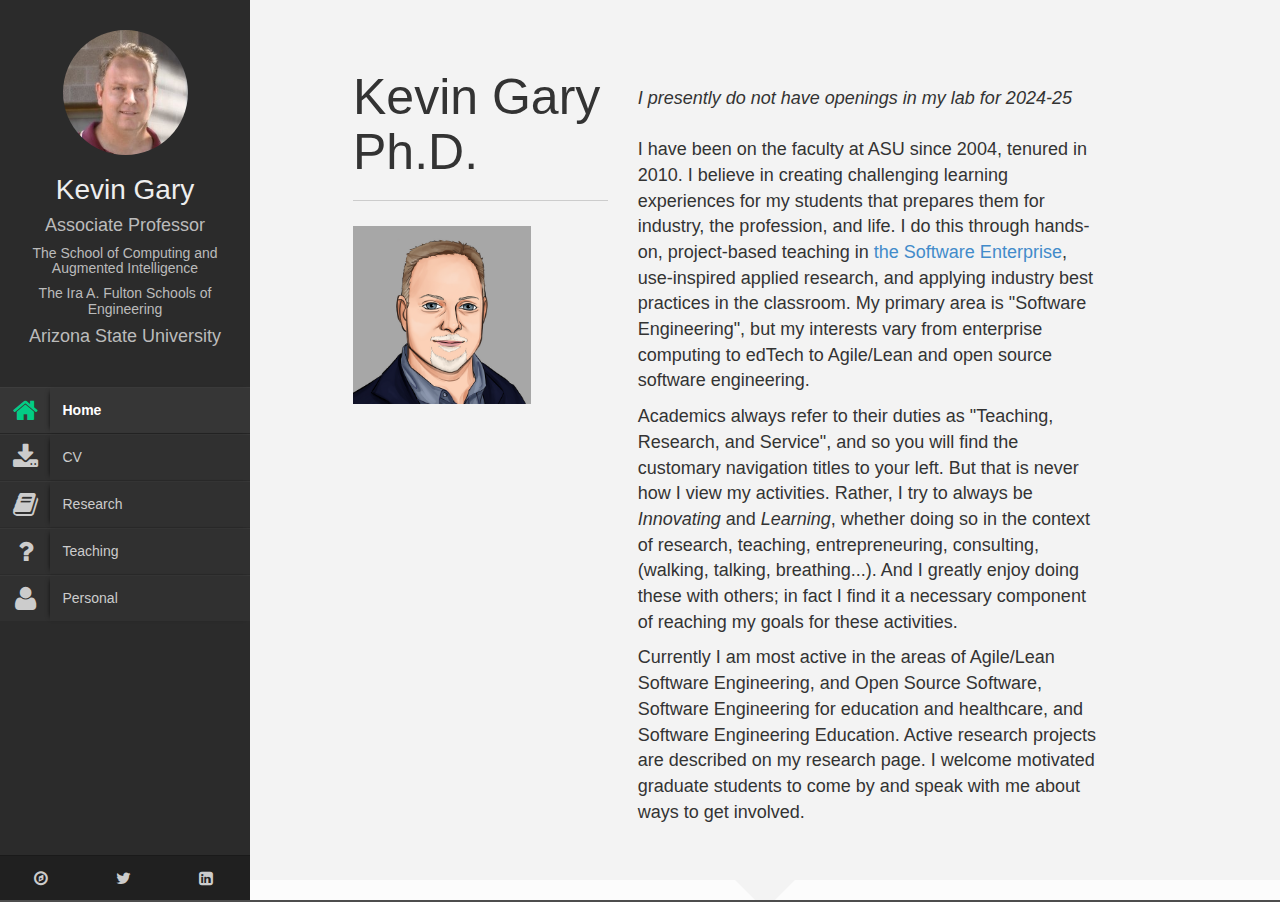
<file: faculty-standard/index.html>
<!DOCTYPE html>
<html lang="en">
<head>
  <title>Kevin A. Gary, Associate Professor, Arizona State University</title>
  <meta http-equiv="Content-Type" content="text/html; charset=UTF-8">
  <meta name="author" content="owwwlab.com">
  <meta name="viewport" content="width=device-width, initial-scale=1, maximum-scale=1">

  <link rel="shortcut icon" href="../favicon.ico">

  <!--CSS styles-->
  <link rel="stylesheet" href="css/bootstrap.css">
  <link rel="stylesheet" href="css/font-awesome.min.css">
  <link rel="stylesheet" href="css/perfect-scrollbar-0.4.5.min.css">
  <link rel="stylesheet" href="css/magnific-popup.css">
  <link rel="stylesheet" href="css/style.css">
  <link id="theme-style" rel="stylesheet" href="css/styles/default.css">


  <!--/CSS styles-->
  <!--Javascript files-->
  <script type="text/javascript" src="js/jquery-1.10.2.js"></script>
  <script type="text/javascript" src="js/TweenMax.min.js"></script>
  <script type="text/javascript" src="js/jquery.touchSwipe.min.js"></script>
  <script type="text/javascript" src="js/jquery.carouFredSel-6.2.1-packed.js"></script>

  <script type="text/javascript" src="js/modernizr.custom.63321.js"></script>
  <script type="text/javascript" src="js/jquery.dropdownit.js"></script>

  <script type="text/javascript" src="js/jquery.stellar.min.js"></script>
  <script type="text/javascript" src="js/ScrollToPlugin.min.js"></script>

  <script type="text/javascript" src="js/bootstrap.min.js"></script>

  <script type="text/javascript" src="js/jquery.mixitup.min.js"></script>

  <script type="text/javascript" src="js/masonry.min.js"></script>

  <script type="text/javascript" src="js/perfect-scrollbar-0.4.5.with-mousewheel.min.js"></script>

  <script type="text/javascript" src="js/magnific-popup.js"></script>
  <script type="text/javascript" src="js/custom.js"></script>

  <!--/Javascript files-->

</head>
<body>

  <div id="wrapper">
    <a href="#sidebar" class="mobilemenu"><i class="icon-reorder"></i></a>

    <div id="sidebar">
      <div id="main-nav">
        <div id="nav-container">
          <div id="profile" class="clearfix">
            <div class="portrate hidden-xs"></div>
            <div class="title">
              <h2>Kevin Gary</h2>
              <h3>Associate Professor</h3>
              <h4>The School of Computing and Augmented Intelligence</h4>
              <h4>The Ira A. Fulton Schools of Engineering</h4>
              <h3>Arizona State University</h3>
            </div>
          </div>
          <ul id="navigation">
            <li class="currentmenu">
              <a href="index.html">
                <div class="icon icon-home"></div>
                <div class="text">Home</div>
              </a>
            </li>
            <li>
              <a href="cv.pdf">
                <div class="icon icon-download-alt"></div>
                <div class="text">CV</div>
              </a>
            </li>
            <li>
              <a href="research.html">
                <div class="icon icon-book"></div>
                <div class="text">Research</div>
              </a>
            </li>
            <li>
              <a href="teaching.html">
                <div class="icon icon-question"></div>
                <div class="text">Teaching</div>
              </a>
            </li>
            <!--
            <li>
            <a href="gallery.html">
            <div class="icon icon-camera"></div>
            <div class="text">Gallery</div>
          </a>
        </li>
      -->
      <li>
        <a href="contact.html">
          <div class="icon icon-user"></div>
          <div class="text">Personal</div>
        </a>
      </li>
    </ul>
  </div>
</div>

<div class="social-icons">
  <ul>
    <li><a href="http://drgarysblog.blogspot.com/"><i class="icon-compass"></i></a></li>
    <!-- <li><a href="skype:drkevingary?call"><i class="icon-skype"></i></a></li> -->
    <li><a href="https://twitter.com/drkevingary"><i class="icon-twitter"></i></a></li>
    <li><a href="https://www.linkedin.com/in/kevin-gary-4226201/"><i class="icon-linkedin-sign"></i></a></li>
  </ul>
</div>
</div>
<div id="main">
  <div id="biography" class="page home" data-pos="home">
    <div class="pageheader">
      <div class="headercontent">
        <div class="section-container">
          <div class="row">
            <div class="col-sm-2 visible-sm"></div>
            <div class="col-sm-8 col-md-4">
              <h4 class="title">Kevin Gary Ph.D.</h4>
              <div class="biothumb">
                <img alt="image" src="img/personal/KGAvatar.png" class="img-responsive" width="70%" height="70%">
              </div>
            </div>
            <div class="clearfix visible-sm visible-xs"></div>
            <div class="col-sm-12 col-md-7">
              <br/><em>I presently do not have openings in my lab for 2024-25</em><br/><br/>
              <p>I have been on the faculty at ASU since 2004, tenured in 2010. I believe in creating challenging learning experiences for my students that prepares them for industry, the profession, and life. I do this through hands-on, project-based teaching in <a href="http://softwareenterprise.asu.edu">the Software Enterprise</a>, 
                use-inspired applied research, and applying industry best practices in the classroom. My primary area is "Software Engineering", but my interests vary from enterprise computing to edTech to Agile/Lean and open source software engineering.</p>
              <p>Academics always refer to their duties as "Teaching, Research, and Service", and so you will find the customary navigation titles to your left. But that is never how I view my activities. Rather, I try to always be <em>Innovating</em> and <em>Learning</em>, whether doing so in the context of research, teaching, entrepreneuring, consulting, (walking, talking, breathing...). And I greatly enjoy doing these with others; in fact I find it a necessary component of reaching my goals for these activities.
              </p>
              <p>Currently I am most active in the areas of Agile/Lean Software Engineering, and Open Source Software, Software Engineering for education and healthcare, and Software Engineering Education. Active research projects are described on my research page. I welcome motivated graduate students to come by and speak with me about ways to get involved.</p>
            </div>
          </div>
        </div>
      </div>
    </div>

    <div class="pagecontents">
      <div class="section color-1">
        <div class="section-container">
          <div class="row">
            <div class="col-md-6 col-md-offset-0">
              <div class="title text-left">
                <h3>Academic Positions</h3>
              </div>
              <ul class="ul-dates">
                <li>
                  <div class="dates">
                    <span>present</span>
                    <span>2014</span>
                  </div>
                  <div class="content">
                    <h4>Associate Professor</h4>
                    <p><em>Arizona State University</em></br/>School of Computing and Augmented Intelligence (SCAI)<br/> The Ira A. Fulton Schools of Engineering</p>
                  </div>
                </li>
                <li>
                  <div class="dates">
                    <span>present</span>
                    <span>2024</span>
                  </div>
                  <div class="content">
                    <h4>Faculty Affiliate, Learning Engineering</h4>
                    <p><em>Arizona State University</em></br/>Learning Engineering Institute<br/> The Ira A. Fulton Schools of Engineering</p>
                  </div>
                </li>
                <li>
                  <div class="dates">
                    <span>2019</span>
                    <span>2016</span>
                  </div>
                  <div class="content">
                    <h4>Program Chair, Software Engineering</h4>
                    <p><em>Arizona State University</em></br/>School of Computing, Informatics, and Decision Systems Engineering (SCIDSE)<br/> The Ira A. Fulton Schools of Engineering</p>
                  </div>
                </li>
                <li>
                  <div class="dates">
                    <span>2014</span>
                    <span>2010</span>
                  </div>
                  <div class="content">
                    <h4>Associate Professor</h4>
                    <p><em>Arizona State University</em></br/>Department of Engineering and Computer Systems<br/> College of Technology & Innovation</p>
                  </div>
                </li>
                <li>
                  <div class="dates">
                    <span>2012</span>
                    <span>2011</span>
                  </div>
                  <div class="content">
                    <h4>Chief Software Architect (sabbatical)</h4>
                    <p><em>The Sheik Zayed Institute for Pediatric Surgical Innovation</em><br/>Children's National Health System (Washington, D.C.)</p>
                  </div>
                </li>
                <li>
                  <div class="dates">
                    <span>2011</span>
                    <span>2010</span>
                  </div>
                  <div class="content">
                    <h4>Associate Chair, Computing Programs</h4>
                    <p><em>Arizona State University</em>, Department of Engineering and Computer Systems</p>
                  </div>
                </li>
                <li>
                  <div class="dates">
                    <span>2010</span>
                    <span>2004</span>
                  </div>
                  <div class="content">
                    <h4>Assistant Professor</h4>
                    <p><em>Arizona State University</em>, Division of Computing Studies</p>
                  </div>
                </li>
                <li>
                  <div class="dates">
                    <span>1999</span>
                    <span>2000</span>
                  </div>
                  <div class="content">
                    <h4>Assistant Professor</h4>
                    <p><em>The Catholic University of America</em>, Department of Electrical Engineering and Computer Science</p>
                  </div>
                </li>
              </ul>
            </div>
            <div class="col-md-4">
              <div class="title text-left">
                <h3>Industry Experience</h3>
              </div>
              <ul class="ul-card">
                <li>
                  <div class="dy">
                    <span class="degree">Consultant</span>
                    <span class="year">2004-present</span>
                  </div>
                  <div class="description">
                    <p class="waht">Various opportunities</p>
                    <p class="where">Primarily in Web, Mobile, Agile, and OSS</p>
                  </div>
                </li>
                <li>
                  <div class="dy">
                    <span class="degree">Sr. Software Architect</span>
                    <span class="year">2000-2004</span>
                  </div>
                  <div class="description">
                    <p class="waht">Unicon, Inc.</p>
                    <p class="where">Arizona</p>
                  </div>
                </li>
                <li>
                  <div class="dy">
                    <span class="degree">Software Engineer</span>
                    <span class="year">1993-1995</span>
                  </div>
                  <div class="description">
                    <p class="waht">Global Associates, Ltd.</p>
                    <p class="where">Virginia</p>
                  </div>
                </li>
              </ul>
              <div class="title text-left">
                <h3>Education</h3>
              </div>
              <ul class="ul-card">
                <li>
                  <div class="dy">
                    <span class="degree">Ph.D. Computer Science</span>
                    <span class="year">1999</span>
                  </div>
                  <div class="description">
                    <p class="waht">Arizona State University</p>
                    <p class="where">Dissertation: "Open Process Components"</p>
                    <p class="where">Area: Software Engineering</p>
                  </div>
                </li>
                <li>
                  <div class="dy">
                    <span class="degree">M.S. Computer Science</span>
                    <span class="year">1993</span>
                  </div>
                  <div class="description">
                    <p class="waht">Arizona State University</p>
                    <p class="where">Thesis: "RABIT: A Spreading Activation Approach for Commonsense Reasoning"</p>
                    <p class="where">Areas: Artificial Intelligence</p>
                  </div>
                </li>
                <li>
                  <div class="dy">
                    <span class="degree">B.S. Comp Sci &amp; Applied Math</span>
                    <span class="year">1989</span>
                  </div>
                  <div class="description">
                    <p class="waht">SUNY at Albany</p>
                    <p class="where"><em>summa cum laude</em></p>
                  </div>
                </li>
              </ul>
            </div>
          </div>
</div>
<div class="section-container">
    <h2 class="title">Faculty Bio Video</h2>
  <iframe src="http://www.youtube.com/embed/wtgkNMyRssg" width="560" height="315" frameborder="0" allowfullscreen></iframe>
</div>
<div class="section-container">
    <h2 class="title">Contact Info</h2>
    <div class="row">
        <div class="col-md-8">
          <p><em>I am always interested in meeting self-motivated students seeking opportunities to participate in use-inspired research in software engineering. Please see my research page, and make an appointment to come discuss opportunities</em>
          </p>
            <p>
                Kevin A. Gary<br/>
                Associate Professor<br/>
              <a href="http://scai.engineering.asu.edu">The School of Computing and Augmented Intelligence</a><br/>
                <a href="http://engineering.asu.edu/">The Ira A. Fulton Schools of Engineering</a><br/>
                <a href="https://scai.engineering.asu.edu/software-engineering-bs/">Software Engineering Program</a> Faculty<br/>
                <a href="https://scai.engineering.asu.edu/graduate-computer-science/">Computer Science Graduate Program</a> Faculty<br/>
                <a href="https://barretthonors.asu.edu/">Barrett, The Honors College</a> Faculty<br/>
                <a href="https://learningengineering.asu.edu/">Faculty Affiliate, Learning Engineering Institute</a>
                <a href="http://www.asu.edu">Arizona State University</a><br/>
                Peralta 230C on the Poly campus and 5th floor Brickyard Mill Ave. Tempe campus<br/>
              <br/>
            </p>
        </div>
        <div class="col-md-4">
            <ul class="list-unstyled">
                <li>
                    <strong><i class="icon-phone"></i>&nbsp;&nbsp;</strong>
                    <span><a href="tel:1-480-727-1373">(480)727-1373</a></span>
                </li>
                <li>
                    <strong><i class="icon-envelope"></i>&nbsp;&nbsp;</strong>
                    <span>kgary "at" asu "dot" edu</span>
                </li>
                <li>
                    <strong><i class="icon-envelope"></i>&nbsp;&nbsp;</strong>
                    <span>kgary "at" email "dot" asu "dot" edu <br/>(for students in class)</span>
                </li>

                <li>
                    <strong><i class="icon-twitter"></i>&nbsp;&nbsp;</strong>
                    <span><a href="https://twitter.com/drkevingary">@drkevingary</a></span>
                </li>
                <li>
                    <strong><i class="icon-linkedin-sign"></i>&nbsp;&nbsp;</strong>
                    <span><a href="http://www.linkedin.com/pub/kevin-gary/1/620/422">LinkedIn</a></span>
                </li>
            </ul>
        </div>
    </div>
</div>
</div>
</div>
</div>
</div>
</div>
</div>
</body>
</html>
</file>
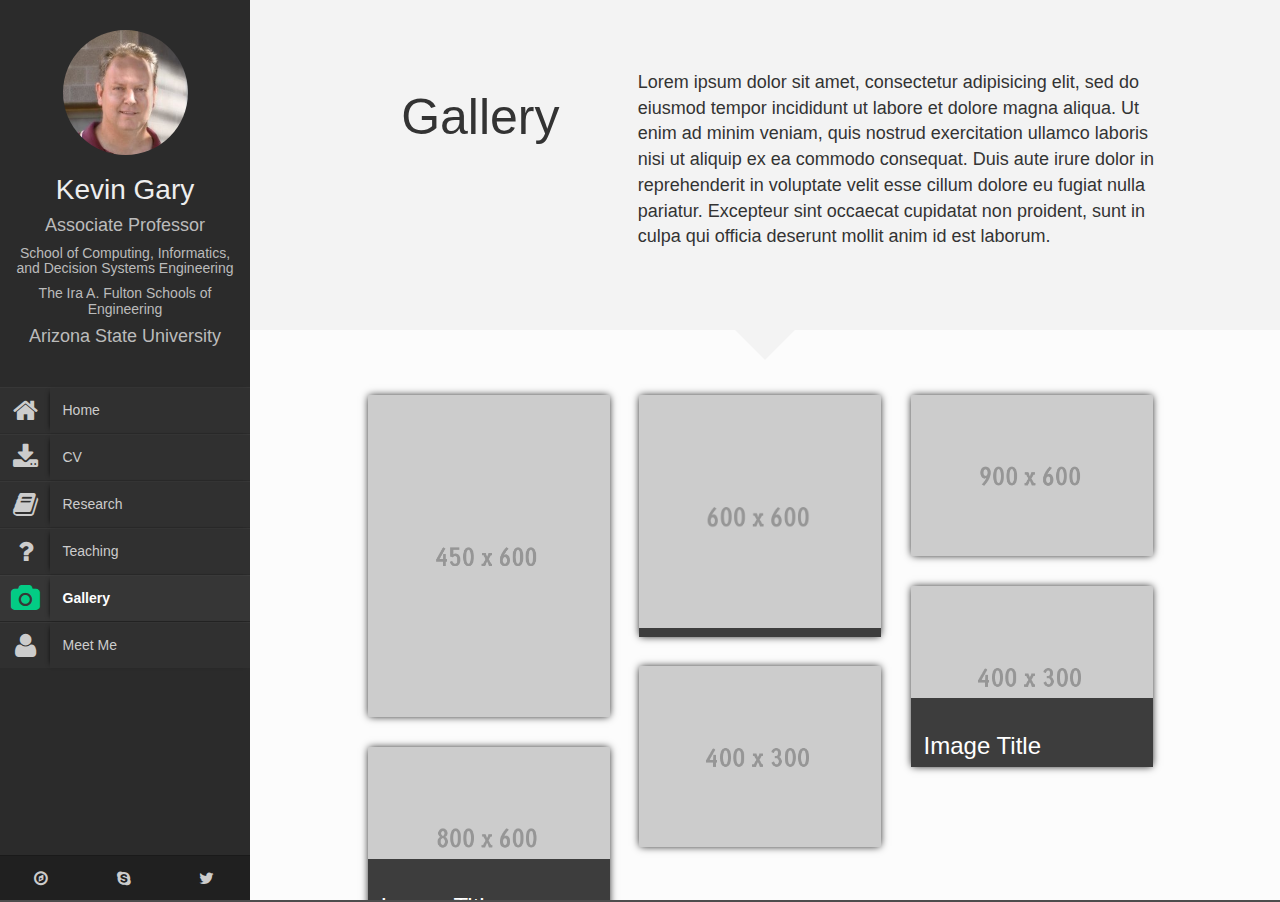
<file: faculty-standard/gallery.html>
<!DOCTYPE html>
<html lang="en">
    <head>
        <title>Faculty-Responsive university staff personal page</title>
        <meta http-equiv="Content-Type" content="text/html; charset=UTF-8">
        <meta name="author" content="owwwlab.com">
        <meta name="viewport" content="width=device-width, initial-scale=1, maximum-scale=1">
        
        <meta name="description" content="A theme for faculty profile page" />
        <meta name="keywords" content="faculty profile, theme,css, html, jquery, transition, transform, 3d, css3" />

        <link rel="shortcut icon" href="../favicon.ico">

        <!--CSS styles-->
        <link rel="stylesheet" href="css/bootstrap.css">
        <link rel="stylesheet" href="css/font-awesome.min.css">  
        <link rel="stylesheet" href="css/perfect-scrollbar-0.4.5.min.css">
        <link rel="stylesheet" href="css/magnific-popup.css">
        <link rel="stylesheet" href="css/style.css">
        <link id="theme-style" rel="stylesheet" href="css/styles/default.css">

        
        <!--/CSS styles-->
        <!--Javascript files-->
        <script type="text/javascript" src="js/jquery-1.10.2.js"></script>
        <script type="text/javascript" src="js/TweenMax.min.js"></script>
        <script type="text/javascript" src="js/jquery.touchSwipe.min.js"></script>
        <script type="text/javascript" src="js/jquery.carouFredSel-6.2.1-packed.js"></script>
        
        <script type="text/javascript" src="js/modernizr.custom.63321.js"></script>
        <script type="text/javascript" src="js/jquery.dropdownit.js"></script>

        <script type="text/javascript" src="js/jquery.stellar.min.js"></script>
        <script type="text/javascript" src="js/ScrollToPlugin.min.js"></script>

        <script type="text/javascript" src="js/bootstrap.min.js"></script>

        <script type="text/javascript" src="js/jquery.mixitup.min.js"></script>

        <script type="text/javascript" src="js/masonry.min.js"></script>

        <script type="text/javascript" src="js/perfect-scrollbar-0.4.5.with-mousewheel.min.js"></script>

        <script type="text/javascript" src="js/magnific-popup.js"></script>
        <script type="text/javascript" src="js/custom.js"></script>

        <!--/Javascript files-->

    </head>
    <body>

        <div id="wrapper">
            <a href="#sidebar" class="mobilemenu"><i class="icon-reorder"></i></a>

       <div id="sidebar">
                <div id="main-nav">
                    <div id="nav-container">
                        <div id="profile" class="clearfix">
                            <div class="portrate hidden-xs"></div>
                            <div class="title">
                                <h2>Kevin Gary</h2>
                                <h3>Associate Professor</h3>
                                <h4>School of Computing, Informatics, and Decision Systems Engineering</h4>
                                <h4>The Ira A. Fulton Schools of Engineering</h4>
                                <h3>Arizona State University</h3>
                            </div>
                            
                        </div>
                        <ul id="navigation">
                            <li>
                              <a href="index.html">
                                <div class="icon icon-home"></div>
                                <div class="text">Home</div>
                              </a>
                            </li>  
                            <li>
                              <a href="cv.pdf">
                                  <div class="icon icon-download-alt"></div>
                                  <div class="text">CV</div>
                              </a>
                            </li>
                            <li>
                              <a href="research.html">
                                <div class="icon icon-book"></div>
                                <div class="text">Research</div>
                              </a>
                            </li> 

                            <li>
                              <a href="teaching.html">
                                <div class="icon icon-question"></div>
                                <div class="text">Teaching</div>
                              </a>
                            </li>

                            <li class="currentmenu">
                              <a href="gallery.html">
                                <div class="icon icon-camera"></div>
                                <div class="text">Gallery</div>
                              </a>
                            </li>

                            <li>
                              <a href="contact.html">
                                  <div class="icon icon-user"></div>
                                  <div class="text">Meet Me</div>
                              </a>
                            </li>
                        </ul>
                    </div>        
                </div>
                
                <div class="social-icons">
                    <ul>
                        <li><a href="http://drgarysblog.blogspot.com/"><i class="icon-compass"></i></a></li>
                        <li><a href="skype:drkevingary?call"><i class="icon-skype"></i></a></li>
                        <li><a href="https://twitter.com/drkevingary"><i class="icon-twitter"></i></a></li>
                    </ul>
                </div>    
            </div>

            <div id="main">
            
                <div id="gallery" class="page">
                    <div class="pagecontents">
                        
                        <div class="section pageheader" id="gallery-header">
                            <div class="section-container">
                                <div class="row">
                                    <div class="col-md-4">
                                        <h2>Gallery</h2>
                                    </div>
                                    <div class="col-md-8">
                                        <p>Lorem ipsum dolor sit amet, consectetur adipisicing elit, sed do eiusmod tempor incididunt ut labore et dolore magna aliqua. Ut enim ad minim veniam, quis nostrud exercitation ullamco laboris nisi ut aliquip ex ea commodo consequat. Duis aute irure dolor in reprehenderit in voluptate velit esse cillum dolore eu fugiat nulla pariatur. Excepteur sint occaecat cupidatat non proident, sunt in culpa qui officia deserunt mollit anim id est laborum.</p>
                                    </div>
                                </div>
                            </div>
                        </div>

                        <div class="section color-1" id="gallery-large">
                            <div class="section-container">
                                
                                <ul id="grid" class="grid">
                                    <li>
                                        <div>
                                            <img alt="image" src="img/gallery/450x600.png">
                                            <a href="img/gallery/450x600.png" class="popup-with-move-anim">
                                                <div class="over">
                                                    <div class="comein">
                                                        <i class="icon-search"></i>
                                                        <div class="comein-bg"></div>
                                                    </div>
                                                </div>
                                            </a>
                                        </div>
                                    </li>
                                    <li>
                                        <div>
                                            <img alt="image" src="img/gallery/600x600.png">
                                            <a href="img/gallery/600x500.png" class="popup-with-move-anim">
                                                <div class="over">
                                                    <div class="comein">
                                                        <h3>Image Title</h3>
                                                        <p>Lorem ipsum dolor sit amet, consectetur adipisicing elit, sed do eiusmod tempor incididunt ut labore et dolore magna aliqua.</p>
                                                        <div class="comein-bg"></div>
                                                    </div>
                                                </div>
                                            </a>
                                        </div>
                                    </li>
                                    <li>
                                        <div>
                                            <img alt="image" src="img/gallery/900x600.png">
                                            <a href="img/gallery/900x600.png" class="popup-with-move-anim">
                                                <div class="over">
                                                    <div class="comein">
                                                        <i class="icon-search"></i>
                                                        <div class="comein-bg"></div>
                                                    </div>
                                                </div>
                                            </a>
                                        </div>
                                    </li>
                                    <li>
                                        <div>
                                            <img alt="image" src="img/gallery/400x300.png">
                                            <a href="img/gallery/400x300.png" class="popup-with-move-anim"> 
                                                <div class="over">
                                                    <div class="comein">
                                                        <h3>Image Title</h3>
                                                        <p>Lorem ipsum dolor sit amet, consectetur adipisicing elit, sed do eiusmod tempor incididunt ut labore et dolore magna aliqua.</p>
                                                        <div class="comein-bg"></div>
                                                    </div>
                                                </div>
                                            </a>
                                        </div>
                                    </li>
                                    <li>
                                        <div>
                                            <img alt="image" src="img/gallery/400x300.png">
                                            <a href="img/gallery/400x300.png" class="popup-with-move-anim">
                                                <div class="over">
                                                    <div class="comein">
                                                        <i class="icon-search"></i>
                                                        <div class="comein-bg"></div>
                                                    </div>
                                                </div>
                                            </a>
                                        </div>
                                    </li>
                                    <li>
                                        <div>
                                            <img alt="image" src="img/gallery/800x600.png">
                                            <a href="img/gallery/800x600.png" class="popup-with-move-anim">
                                                <div class="over">
                                                    <div class="comein">
                                                        <h3>Image Title</h3>
                                                        <p>Lorem ipsum dolor sit amet, consectetur adipisicing elit, sed do eiusmod tempor incididunt ut labore et dolore magna aliqua.</p>
                                                        <div class="comein-bg"></div>
                                                    </div>
                                                </div>
                                            </a>
                                        </div>
                                    </li>
                                    
                                    
                                </ul>
                                    
                            </div>
                        </div>
                    </div>
                    
                </div>

            </div>
        </div>
    </body>
</html>
</file>
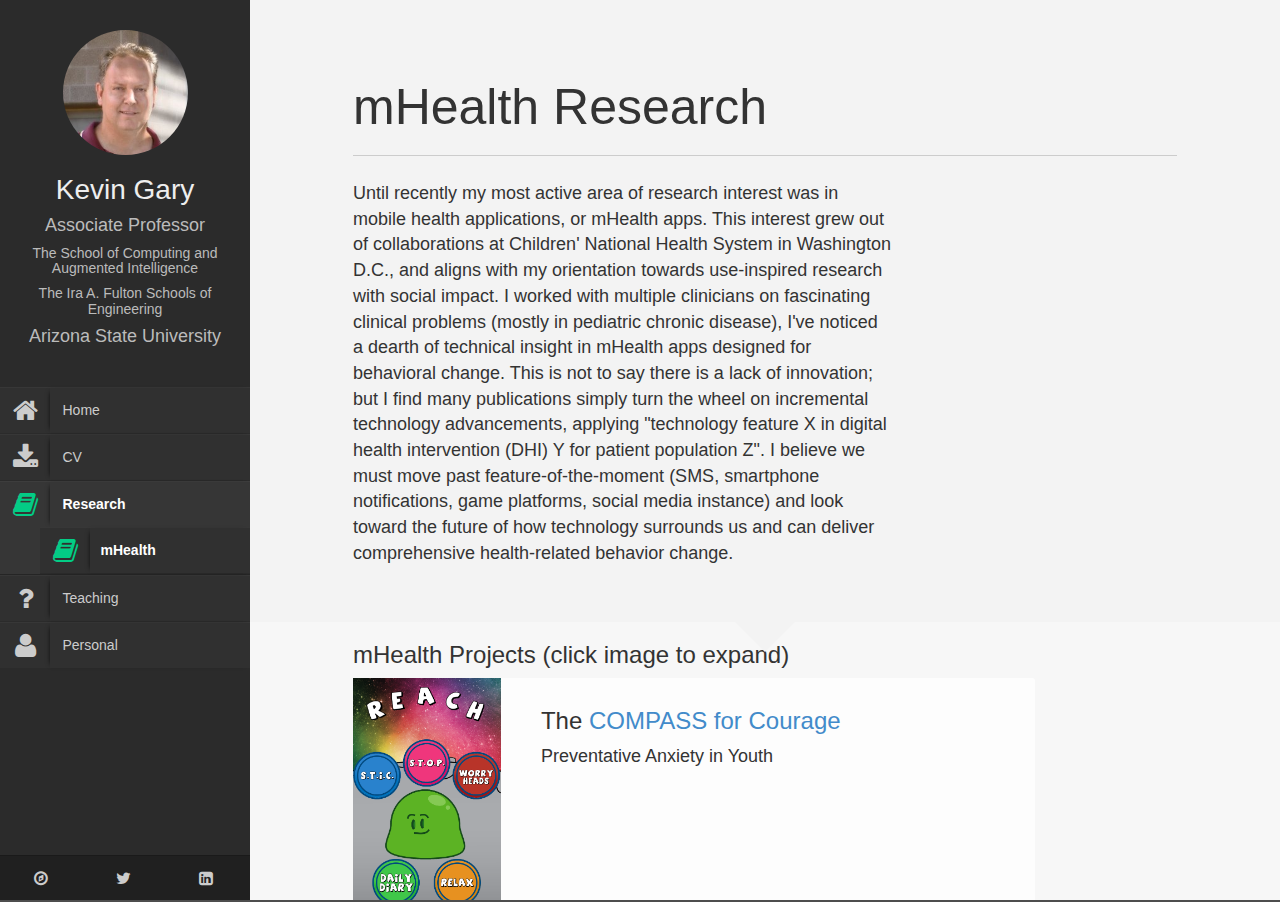
<file: faculty-standard/mhealth.html>
<!DOCTYPE html>
<html lang="en">
    <head>
        <title>Kevin Gary, Associate Professor, ASU</title>
        <meta http-equiv="Content-Type" content="text/html; charset=UTF-8">
        <meta name="author" content="owwwlab.com">
        <meta name="viewport" content="width=device-width, initial-scale=1, maximum-scale=1">

        <link rel="shortcut icon" href="../favicon.ico">

        <!--CSS styles-->
        <link rel="stylesheet" href="css/bootstrap.css">
        <link rel="stylesheet" href="css/font-awesome.min.css">
        <link rel="stylesheet" href="css/perfect-scrollbar-0.4.5.min.css">
        <link rel="stylesheet" href="css/magnific-popup.css">
        <link rel="stylesheet" href="css/style.css">
        <link id="theme-style" rel="stylesheet" href="css/styles/default.css">


        <!--/CSS styles-->
        <!--Javascript files-->
        <script type="text/javascript" src="js/jquery-1.10.2.js"></script>
        <script type="text/javascript" src="js/TweenMax.min.js"></script>
        <script type="text/javascript" src="js/jquery.touchSwipe.min.js"></script>
        <script type="text/javascript" src="js/jquery.carouFredSel-6.2.1-packed.js"></script>

        <script type="text/javascript" src="js/modernizr.custom.63321.js"></script>
        <script type="text/javascript" src="js/jquery.dropdownit.js"></script>

        <script type="text/javascript" src="js/jquery.stellar.min.js"></script>
        <script type="text/javascript" src="js/ScrollToPlugin.min.js"></script>

        <script type="text/javascript" src="js/bootstrap.min.js"></script>

        <script type="text/javascript" src="js/jquery.mixitup.min.js"></script>

        <script type="text/javascript" src="js/masonry.min.js"></script>

        <script type="text/javascript" src="js/perfect-scrollbar-0.4.5.with-mousewheel.min.js"></script>

        <script type="text/javascript" src="js/magnific-popup.js"></script>
        <script type="text/javascript" src="js/custom.js"></script>

        <!--/Javascript files-->

    </head>
    <body>

        <div id="wrapper">
            <a href="#sidebar" class="mobilemenu"><i class="icon-reorder"></i></a>

             <div id="sidebar">
                <div id="main-nav">
                    <div id="nav-container">
                        <div id="profile" class="clearfix">
                            <div class="portrate hidden-xs"></div>
                            <div class="title">
                                <h2>Kevin Gary</h2>
                                <h3>Associate Professor</h3>
                                <h4>The School of Computing and Augmented Intelligence</h4>
                                <h4>The Ira A. Fulton Schools of Engineering</h4>
                                <h3>Arizona State University</h3>
                            </div>

                        </div>
                        <ul id="navigation">
                            <li>
                              <a href="index.html">
                                <div class="icon icon-home"></div>
                                <div class="text">Home</div>
                              </a>
                            </li>
                            <li>
                              <a href="cv.pdf">
                                  <div class="icon icon-download-alt"></div>
                                  <div class="text">CV</div>
                              </a>
                            </li>
                            <li class="currentmenu">
                              <a href="research.html">
                                <div class="icon icon-book"></div>
                                <div class="text">Research</div>
                              </a>
                              <UL><li><a href="./mhealth.html"><div class="icon icon-book"></div><div class="text">mHealth</div></a></li></UL>
                            </li>
                            <li>
                              <a href="teaching.html">
                                <div class="icon icon-question"></div>
                                <div class="text">Teaching</div>
                              </a>
                            </li>
<!--
                            <li>
                              <a href="gallery.html">
                                <div class="icon icon-camera"></div>
                                <div class="text">Gallery</div>
                              </a>
                            </li>
-->
                            <li>
                              <a href="contact.html">
                                  <div class="icon icon-user"></div>
                                  <div class="text">Personal</div>
                              </a>
                            </li>
                        </ul>
                    </div>
                </div>

                <div class="social-icons">
                    <ul>
                        <li><a href="http://drgarysblog.blogspot.com/"><i class="icon-compass"></i></a></li>
                        <!-- <li><a href="skype:drkevingary?call"><i class="icon-skype"></i></a></li> -->
                        <li><a href="https://twitter.com/drkevingary"><i class="icon-twitter"></i></a></li>
                        <li><a href="https://www.linkedin.com/in/kevin-gary-4226201/"><i class="icon-linkedin-sign"></i></a></li>
                    </ul>
                </div>
            </div>

            <div id="main">
                <div id="research" class="page">
                    <div class="pageheader">
                        <div class="headercontent">
                            <div class="section-container">
                                <h2 class="title">mHealth Research</h2>
                                <div class="row">
                                    <div class="col-md-8">
                                        <p>
                                          Until recently my most active area of research interest was in mobile health applications, or mHealth apps.
                                          This interest grew out of collaborations at Children' National Health System in Washington D.C., and
                                          aligns with my orientation towards use-inspired research with social impact. I worked with multiple
                                          clinicians on fascinating clinical problems (mostly in pediatric chronic disease), I've noticed a dearth of
                                          technical insight in mHealth apps designed for behavioral change. This is not to say there is a lack of
                                          innovation; but I find many publications simply turn the wheel on incremental technology advancements,
                                          applying "technology feature X in digital health intervention (DHI) Y for patient population Z". I believe we
                                          must move past feature-of-the-moment (SMS, smartphone notifications, game platforms, social media instance)
                                          and look toward the future of how technology surrounds us and can deliver comprehensive health-related
                                          behavior change.
                                        </p>
                                    </div>
                                </div>
                            </div>
                        </div>
                    </div>

                    <div class="pagecontents">
                            <div class="section-container">
                                <div class="row">
                                    <div class="col-md-10 col-md-offset-0">
                                        <div class="title text-left">
                                            <h3>mHealth Projects (click image to expand)</h3>
                                        </div>
                                        <ul class="ul-withdetails">
                                          <li>
                                              <div class="row">
                                                  <div class="col-sm-4 col-md-3">
                                                      <div class="image">
                                                          <img alt="image" src="img/projects/REACH.png"  class="img-responsive">
                                                          <div class="imageoverlay">
                                                              <i class="icon icon-search"></i>
                                                          </div>

                                                      </div>
                                                  </div>
                                                  <div class="col-sm-8 col-md-9">
                                                      <div class="meta">
                                                          <h3>The <a href="https://compassforcourage.com/">COMPASS for Courage</a></h3>
                                                          <p>Preventative Anxiety in Youth</p>
                                                      </div>
                                                  </div>
                                              </div>
                                              <div class="details">
                                                  <p>
                                                    COMPASS for Courage (formerly REACH for Success) is a preventative anxiety approach for middle-school kids.
                                                  Developed by Ryan Stoll PhD, under the guidance of Armando Pina, PhD, COMPASS addresses anxiety disorders before
                                                they negatively impact school and quality of life outcomes. The REACH+ and COMPASS mHealth apps promote adherence
                                                to CBT skill practice in an age-appropriate design. In the context of this work we have piloted dynamic programming
                                                algorithms and adaptive personalized AI algorithms to achieve adherence outcomes.
                                              </p>

                                              </div>
                                          </li>
                                          <li>
                                              <div class="row">
                                                  <div class="col-sm-4 col-md-3">
                                                      <div class="image">
                                                          <img alt="image" src="img/projects/bridgeslogo.png" class="img-responsive">
                                                          <div class="imageoverlay">
                                                              <i class="icon icon-search"></i>
                                                          </div>

                                                      </div>
                                                  </div>
                                                  <div class="col-sm-8 col-md-9">
                                                      <div class="meta">
                                                          <h3><a href="https://reachinstitute.asu.edu/programs/bridges-to-high-school">Bridges</a></h3>
                                                          <p>Bridges to High School</p>
                                                      </div>
                                                  </div>
                                              </div>
                                              <div class="details">
                                                  <p>BRIDGES is a family-focused program for middle school students and their parents. It uses evidence-based strategies to increase school engagement and keep teens on a positive path in life to prevent common teen problems.
                                                    Long term follow-up shows Bridges increases high school graduation rates and reduces drug and alcohol problems in high school.
                                                  </p>
                                                    <p>
                                                      Currently we are designing DHIs around the skills development within Bridges to promote effectiveness at scale. We anticipate piloting our first mHealth app in Spring 2020.
                                                  </p>
                                                  <p>Nancy Gonzalez is the inventor and primary collaborator on Bridges. You may find out more
                                                    <a href="https://www.youtube.com/watch?v=fT67jjQVHEY">here</a>.
                                                  </p>
                                              </div>
                                          </li>
                                          <li>
                                              <div class="row">
                                                  <div class="col-sm-4 col-md-3">
                                                      <div class="image">
                                                          <img alt="image" src="img/projects/BrainTracker.png" class="img-responsive">
                                                          <div class="imageoverlay">
                                                              <i class="icon icon-search"></i>
                                                          </div>

                                                      </div>
                                                  </div>
                                                  <div class="col-sm-8 col-md-9">
                                                      <div class="meta">
                                                          <h3>BrainTracker</h3>
                                                          <p>mHealth app for remote assessment of comorbidities of pediatric epilepsy</p>
                                                      </div>
                                                  </div>
                                              </div>
                                              <div class="details">
                                                  <p>BrainTracker is an mHealth app and clinical decision support portal for remote assessment of quality of life comorbidities of pediatric epilepsy.
                                                  BT supports 4 validated interactive neuro-physiological tests with self-reporting (subject and care giver) providing more frequent qualoty assessment
                                                of remote patients who cannot come in to a clinic frequently.  </p>
                                                    <p>
                                                      The mHealth platform is designed and implemented using flexible and adaptive APIs supporting a range of dynamic configurations for assessment.
                                                     </p>
                                                  <p>Madison Berl, PhD of Children's National Health System is the primary collaborator on BrainTracker.
                                                  </p>
                                              </div>
                                          </li>
                                            <li>
                                                <div class="row">
                                                    <div class="col-sm-4 col-md-3">
                                                        <div class="image">
                                                            <img alt="image" src="img/lab/aspira.png"  class="img-responsive">
                                                            <div class="imageoverlay">
                                                                <i class="icon icon-search"></i>
                                                            </div>

                                                        </div>
                                                    </div>
                                                    <div class="col-sm-8 col-md-9">
                                                        <div class="meta">
                                                            <h3>mHealth: Aspira</h3>
                                                            <p>Home asthma monitoring for disadvantaged pediatric populations</p>
                                                        </div>
                                                    </div>
                                                </div>
                                                <div class="details">
                                                    <p>Aspira is a home asthma monitoring platform for monitoring children with asthma. The system integrates physical devices (an indoor air quality monitor and a digital spirometer), a serious game on a tablet, data gathering processes on the tablet, and data management and reporting capabilities on a server. The result is a system which encourages children to take proper spirometer readings, and a low-cost platform for adapting behaviors to indoor air quality. </p>
                                                    <p>The 1st generation Aspira was built in collaboration with Children's National Health System (CNHS), Kevin Cleary PhD and Dr. Ivor Horn MD as collaborators.</p>
                                                    <p>Second-generation Aspira was developed under an R41 NIH grant (STTR) in collaboration with CNHS, Seattle Children's Hospital, ASU, and Mad*Pow of Boston (PI). </p>
                                                </div>
                                            </li>
                                            <li>
                                                <div class="row">
                                                    <div class="col-sm-4 col-md-3">
                                                        <div class="image">
                                                            <img alt="image" src="img/lab/human_body.png"  class="img-responsive">
                                                            <div class="imageoverlay">
                                                                <i class="icon icon-search"></i>
                                                            </div>

                                                        </div>
                                                    </div>
                                                    <div class="col-sm-8 col-md-9">
                                                        <div class="meta">
                                                            <h3>mHealth: PROMIS Measures for Sickle Cell Disease</h3>
                                                            <p>A mobile application for collecting pain reporting measures for SCD.</p>
                                                        </div>
                                                    </div>
                                                </div>
                                                <div class="details">
                                                    <p>This mobile application implements a survey for collecting pain scores and pain burden reporting for patients with Sickle Cell Disease (SCD). The goal of this application is to assist with pain management and eventually result in reduced hospital readmissions for patients with SCD.
                                                    In our technical research we used gamification techniques and detailed interaction mining to encourage pain reporting with quality</p>
                                                    <p>The PI of this project is Dr. Zenaide Quezado, National Institutes of Health (NIH)) in conjunction with Kevin Cleary, PhD, Sheik Zayed Institute at CNHS.</p>
                                                </div>
                                            </li>

                                        </ul>
                                        <p>
                                        <h4>Selected Publications</h4>
                                        <OL>
                                            <LI>Cole, M., Gary, K., Meier, M., Gonzales, N., Pina, A., & Stoll, R. “Utilizing the Fediverse and AI-bots for Youth Engagement During
                                                COVID-19 in a Hybrid Preventative Intervention”, Hawaii International Conference on System Sciences, (HICSS-24) Honolulu, HI, January 2024.</LI>
                                            <LI>Gary, K., Cole, M., Purbey, D., Lin, M.J., Berl, M., Jarawala, C., and Sohoni, S., “BrainTracker: mHealth app for Remote Assessment of
                                                Pediatric Epilepsy and Comorbidities”, the 8th IEEE Conference on Serious Games and Applications for Health, Vancouver, CA, August 2020. doi: 10.1109/SeGAH49190.2020.9201850</LI>
                                            <LI>Gary, K., Rallabhandi, P., Quezado, Z., and Cleary, K. “A Pain Reporting Platform for Adolescents with Sickle-Cell Disease”. The 52nd Hawaii International Conference on System Sciences (HICSS-52), January 2019.</LI>
                                            <LI>Stoll, R.D., Pina, A.A., Gary, K. & Amresh, A. (2017). Usability of a Smartphone Application to Support the Prevention and Early Intervention of Anxiety in Youth. Cognitive and Behavioral Practice. doi:10.1016/j.cbpra.2016.11.002</LI>
                                            <LI>Gary, K., Stoll, R., Rallabhandi, P., Patwardhan, M.*, Hamel, D., Amresh, A., Pina, A., Cleary, K. and Quezado, Z. (2017). “MHealth Games as Rewards: Incentive or Distraction?” Proceedings of the ACM International Conference on Digital Health, London UK, July 2017.</LI>
                                            <LI>Amresh, A., Lyles, A., Small, L., & Gary, K. (2017). “FitBit Garden: A Mobile Game Designed to Increase Physical Activity in Children.” In Proceedings of the 2017 International Conference on Digital Health.</LI>
                                            <LI>Patwardhan, M, Stoll, R., Hamel, D.B., Amresh, A., Gary, K.A. and Pina, A., “Design a Mobile Application to Support the Indicated Prevention and Early Intervention of Childhood Anxiety”, Proceedings of the National Institutes of Health Conference on Wireless Health (WH’15), Bethesda, MD, October 2015.</LI>
                                            <LI>Amresh, A., Lyles, A., and Gary, K. Game Based Behavior Change Methods in Healthcare: The Case of Obesity, in Cognitive Informatics in Health and Biomedicine Understanding and Modeling Health Behaviors, (Patel, V.L., Arocha, J.F., & Ancker, J.S. eds.) Springer, 2017.</LI>
                                            <LI>Thomson, J. Hass, C., Horn, I., Kleine, E. Mitchell, S., Gary, K., Ahmed, I., Hamel, D.B., and Amresh, A. "ASPIRA: Employing a Serious
                                                Game in an mHealth App to Improve Asthma Outcomes", the 5th IEEE Conference on Serious Games and Applications for Health, Perth, Australia, April 2017.</LI>
                                            <LI>Tan, M., Guler, O., Cheng, P., and Gary, K. “A Lightweight App Distribution Strategy to Generate Interest in Complex Commercial Apps: Case Study of an Automated Wound Measurement System”, The 50th Hawaii International Conference on System Sciences (HICSS-50), January 2017.</LI>
                                            <LI>Heath, C., Baron, T., Gary, K. and Amresh, A. "Reflection on Assumptions from Designing Female-Centric Educational Games", Proceedings of the 2nd International Conference on Serious Games, Brisbane, Australia, September 2016.</LI>
                                        </OL>
                                        </p>
                                        <p>
                                        <h4>Funding</h4>
                                        <UL>
                                          <LI>"Software Support for an mHealth Application monitoring Sickle Cell Disease", contract to Children's National Health System, $6,000, 2014</LI>
                                          <LI>"Mobile Application Development Support", Joseph E. Robert Jr. Foundation. Total Award $30K (PI, Dr. Zenaide Quezado, CNHS). ASU share $18K. Period of Performance August 2014 - August 2015.</LI>
                                          <LI>"Software Support for a Home Asthma Monitoring Platform", contract to Children's National Health System, $9,600, 2013-14</LI>
                                          <LI>"Improving Asthma Control through mHealth-Based Home Monitoring", NIH STTR Phase I, RFA-MD-13-009. Total Award $225K (Mad*Pow PI, Dr. Ivor Horn, Seattle Children's Hospital clinical PI). August 2014 - August 2016.</LI>
                                          <LI>Quezado, Z., Cleary, K., and Gary, K. “SCD-PROMIS: A software platform for enhanced self-efficacy and patient-provider engagement for children with sickle cell pain” $500K. Pfizer Foundation, 2015-17.
                                        </UL>
                                        </p>
                                    </div>
                                </div>
                            </div>
                        </div>
                    </div>
                </div>
            </div>
        </div>
    </body>
</html>
</file>
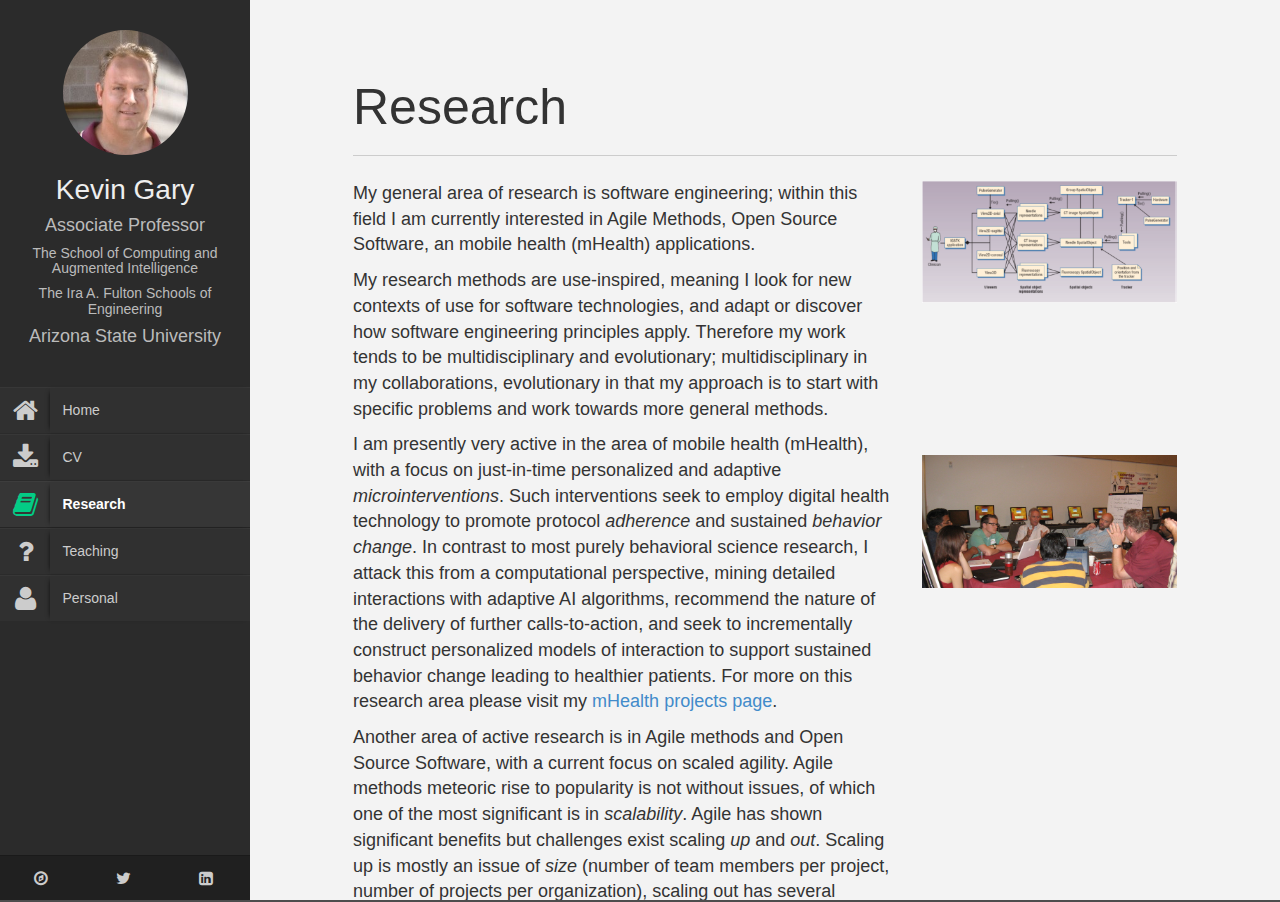
<file: faculty-standard/research.html>
<!DOCTYPE html>
<html lang="en">
    <head>
        <title>Kevin Gary, Associate Professor, ASU</title>
        <meta http-equiv="Content-Type" content="text/html; charset=UTF-8">
        <meta name="author" content="owwwlab.com">
        <meta name="viewport" content="width=device-width, initial-scale=1, maximum-scale=1">

        <link rel="shortcut icon" href="../favicon.ico">

        <!--CSS styles-->
        <link rel="stylesheet" href="css/bootstrap.css">
        <link rel="stylesheet" href="css/font-awesome.min.css">
        <link rel="stylesheet" href="css/perfect-scrollbar-0.4.5.min.css">
        <link rel="stylesheet" href="css/magnific-popup.css">
        <link rel="stylesheet" href="css/style.css">
        <link id="theme-style" rel="stylesheet" href="css/styles/default.css">


        <!--/CSS styles-->
        <!--Javascript files-->
        <script type="text/javascript" src="js/jquery-1.10.2.js"></script>
        <script type="text/javascript" src="js/TweenMax.min.js"></script>
        <script type="text/javascript" src="js/jquery.touchSwipe.min.js"></script>
        <script type="text/javascript" src="js/jquery.carouFredSel-6.2.1-packed.js"></script>

        <script type="text/javascript" src="js/modernizr.custom.63321.js"></script>
        <script type="text/javascript" src="js/jquery.dropdownit.js"></script>

        <script type="text/javascript" src="js/jquery.stellar.min.js"></script>
        <script type="text/javascript" src="js/ScrollToPlugin.min.js"></script>

        <script type="text/javascript" src="js/bootstrap.min.js"></script>

        <script type="text/javascript" src="js/jquery.mixitup.min.js"></script>

        <script type="text/javascript" src="js/masonry.min.js"></script>

        <script type="text/javascript" src="js/perfect-scrollbar-0.4.5.with-mousewheel.min.js"></script>

        <script type="text/javascript" src="js/magnific-popup.js"></script>
        <script type="text/javascript" src="js/custom.js"></script>

        <!--/Javascript files-->

    </head>
    <body>

        <div id="wrapper">
            <a href="#sidebar" class="mobilemenu"><i class="icon-reorder"></i></a>

             <div id="sidebar">
                <div id="main-nav">
                    <div id="nav-container">
                        <div id="profile" class="clearfix">
                            <div class="portrate hidden-xs"></div>
                            <div class="title">
                                <h2>Kevin Gary</h2>
                                <h3>Associate Professor</h3>
                                <h4>The School of Computing and Augmented Intelligence</h4>
                                <h4>The Ira A. Fulton Schools of Engineering</h4>
                                <h3>Arizona State University</h3>
                            </div>

                        </div>
                        <ul id="navigation">
                            <li>
                              <a href="index.html">
                                <div class="icon icon-home"></div>
                                <div class="text">Home</div>
                              </a>
                            </li>
                            <li>
                              <a href="cv.pdf">
                                  <div class="icon icon-download-alt"></div>
                                  <div class="text">CV</div>
                              </a>
                            </li>
                            <li class="currentmenu">
                              <a href="research.html">
                                <div class="icon icon-book"></div>
                                <div class="text">Research</div>
                              </a>
                            </li>
                            <li>
                              <a href="teaching.html">
                                <div class="icon icon-question"></div>
                                <div class="text">Teaching</div>
                              </a>
                            </li>
<!--
                            <li>
                              <a href="gallery.html">
                                <div class="icon icon-camera"></div>
                                <div class="text">Gallery</div>
                              </a>
                            </li>
-->
                            <li>
                              <a href="contact.html">
                                  <div class="icon icon-user"></div>
                                  <div class="text">Personal</div>
                              </a>
                            </li>
                        </ul>
                    </div>
                </div>

                <div class="social-icons">
                    <ul>
                        <li><a href="http://drgarysblog.blogspot.com/"><i class="icon-compass"></i></a></li>
                        <!-- <li><a href="skype:drkevingary?call"><i class="icon-skype"></i></a></li> -->
                        <li><a href="https://twitter.com/drkevingary"><i class="icon-twitter"></i></a></li>
                        <li><a href="https://www.linkedin.com/in/kevin-gary-4226201/"><i class="icon-linkedin-sign"></i></a></li>
                    </ul>
                </div>
            </div>

            <div id="main">
                <div id="research" class="page">
                    <div class="pageheader">

                        <div class="headercontent">

                            <div class="section-container">
                                <h2 class="title">Research</h2>

                                <div class="row">
                                    <div class="col-md-8">
                                        <p>
                                          My general area of research is software engineering; within this field I am currently interested in Agile Methods, Open Source Software, an mobile health (mHealth) applications.</p>
                                          My research methods are use-inspired, meaning I look for new contexts of use for software technologies, and adapt or discover how software engineering principles apply. Therefore my work tends to be multidisciplinary and evolutionary; multidisciplinary in my collaborations, evolutionary in that my approach is to start with specific problems and work towards more general methods.
                                        </p>
                                        <p>
                                          I am presently very active in the area of mobile health (mHealth), with a focus on just-in-time personalized and adaptive <i>microinterventions</i>. Such interventions seek to employ digital health technology to promote protocol <em>adherence</em> and sustained <em>behavior change</em>.
                                          In contrast to most purely behavioral science research, I attack this from a computational perspective, mining detailed interactions with adaptive AI algorithms, recommend the nature of the delivery of further calls-to-action, and seek to incrementally construct personalized models of interaction to support sustained behavior change leading to healthier patients. For more on this research area please visit my
                                          <a href="./mhealth.html">mHealth projects page</a>.
                                        </p>
                                        <p>
                                          Another area of active research is in Agile methods and Open Source Software, with a current focus on scaled agility. Agile methods meteoric rise to popularity is not without issues, of which one of the most significant is in <em>scalability</em>. Agile has shown significant benefits but challenges exist scaling <em>up</em> and <em>out</em>.
                                          Scaling up is mostly an issue of <em>size</em> (number of team members per project, number of projects per organization), scaling out has several aspects - the complexity of systems-oriented projects, regulatory and related needs for specialized systems (mission/life-critical), the dissimilarity between projects in an organization, and <thead>
                                            breadth of the organization itself (experience, skillset, global distributed development). Several recent methodologies attempt to address scalability; we seek to understand the nature of (successful or not) transformations of organizations to scaled agility.
                                          </p>
                                        <p>
                                        I am also engaged in the scholarship of teaching and learning, specifically in the context of software engineering education. A decade ago I created the Software Enterprise as both a hybrid project-based pedagogy for accelerating contextual understanding and industry preparedness of our students, and as an encapsulated set of modules for practical training of software engineering skills for students. The Enterprise now forms the project spine of the B.S. and M.S. degrees in Software Engineering degree at ASU. I am currently examining how Agile approaches can improve the way we teach and learn in an on-demand world.</p>
                                        <p>
                                            <strong>I am always looking for and willing to work with, motivated, intellectually curious, and dedicated graduate students!</strong> I currently have funded research, unfunded projects, and also support independent studies, FURIs, and Honors theses as ways to seed the research process. If you are interested in web/mobile development, agile/open source methods, and domains such as e-learning and mHealth, please make an appointment to come talk with me.
                                        </p>
                                    </div>
                                    <div class="col-md-4">
                                        <img alt="image" src="img/lab/heal.png" class="img-responsive">
                                    </div>
                                    <div class="col-md-4">
                                        <img alt="image" src="img/transparent.png" class="img-responsive" height="25%">
                                    </div>
                                    <div class="col-md-4">
                                        <img alt="image" src="img/lab/sw.png" class="img-responsive">
                                    </div>
                                </div>
                            </div>
                        </div>
                    </div>

                    <div class="pagecontents">
                        <!--
                        <div class="section color-1">
                            <div class="section-container">
                                <div class="title text-center">
                                    <h3>Selected Publications</h3>
                                </div>
                                <div class="row">
                                    <div class="col-md-10">
                                    </div>
                                </div>
                            </div>
                        </div>
                        -->
                        <div class="section color-2">
                            <div class="section-container">

                                <div class="row">
                                    <div class="col-md-10 col-md-offset-1">
                                        <div class="title text-center">
                                            <h3>Research Projects, Interests, and Activities (click image to expand)</h3>
                                        </div>
                                        <ul class="ul-withdetails">	   
                                            <li>
                                                <div class="row">
                                                    <div class="col-sm-4 col-md-3">
                                                        <div class="image">
                                                            <img alt="image" src="img/lab/SE.png" class="img-responsive">
                                                            <div class="imageoverlay">
                                                                <i class="icon icon-search"></i>
                                                            </div>

                                                        </div>
                                                    </div>
                                                    <div class="col-sm-8 col-md-9">
                                                        <div class="meta">
                                                            <h3>Software Engineering Education</h3>
                                                        </div>
                                                    </div>
                                                </div>
                                                <div class="details">
                                                    <p>The Software Enterprise at ASU’s Polytechnic Campus uses a project spine experience as a multi-year instructional vehicle exposing students to methods and tools prevalent in today’s software practice. 
                                                        The Software Enterprise has been the central curricular design feature of the B.S. in Software Engineering at ASU (an ABET-accredited program) for two decades. 
                                                        The Enterprise puts in to practice Kohl's Experiential Learning model (1984) by incorporating theory, active learning, and reflection in frequent agile feedback cycles.
                                                    </p>
                                                    <p><h4>Selected Publications</h4>
                                                    <OL>
                                                        <LI>Gary, K. “Project-based learning”, IEEE Computer (48):9:98-100 ed. Sobel, A.K. September 2015.</LI>
                                                        <LI>Gary, K., Lindquist, T., Bansal, S., and Ghazarian, A. “A Project Spine for Software Engineering Curricular Design”, Proceedings of the 26th Conference on Software Engineering Education \&amp; Training (CSEET 2013),
                                                            Co-located with ICSE 2013, San Francisco, CA, May 2013.</LI>
                                                        <LI>Gary, K. “The Software Enterprise: Practicing Best Practices in Software Engineering
                                                            Education”, The International Journal of Engineering Education Special Issue on Trends in
                                                            Software Engineering Education, Volume 24, Number 4, July 2008, pp. 705-716.</LI>
                                                        <LI>Gary, K., “The Software Enterprise: Preparing Industry-ready Software Engineers” Software Engineering: Effective Teaching and Learning Approaches, Ellis, H., Demurjian, S., and
                                                            Naveda, J.F., (eds.), Idea Group Publishing. October 2008.</LI>
                                                        <LI>Tvedt, J., Tesoriero, R., and Gary, K., "The Software Factory: Combining software engineering and computer science undergraduate education"
                                                            Proceedings of the 23rd International Conference on Software Engineering (ICSE 2001), May 2001. (acceptance rate 18%) </LI>
                                                    </OL>
                                                    </p>
                                                    <p>I believe in applying Agile concepts to education. Particularly in a fast-moving field like software engineering, it is important to remain flexible and adapt to change.
                                                        That change is all around us - from technology change, software engineering practices change, and most importantly how our student learners change. To that end I believe
                                                        frequent freedback aligned with an "inspect and adapt" approach is the best way to respond to these changes. My more recent research in SEE focuses on ways to measure and
                                                        adapt to change - in the classroom and online.
                                                    </p>
                                                    <p><h4>Selected Publications</h4>
                                                    <OL>
                                                        <LI>Das, S., and Gary, K. A. (2024, June). Developing an Agile Mindset in Software Engineering Students. In 2024 ASEE Annual Conference & Exposition.</LI>
                                                        <LI>Gary, K. A., and Xavier, S. Agile learning through continuous assessment. In 2015 IEEE Frontiers in Education Conference (FIE) (pp. 1-4).
                                                        <LI>Gary, K. “Running an Agile Class”, Proceedings of the 2014 International Conference on
                                                                Frontiers in Education: Computer Science and Computer Engineering, Las Vegas, NV, July 2014.</LI>
                                                        <LI>Gary, K., Verma, S., Nagappan, Y., and Branaghan, R. “Assessing Evolving Conceptual Knowledge in Software Engineering Students”
                                                            Proceedings of the National Conference of the American Society for Engineering Education (ASEE 2012), San Antonio, TX, June 2012.</LI>
                                                    </OL>
                                                    </p>
                                                    <p>Finally, as an experienced Software Engineering educator, I've been able to share multiple relevant experiences developing programs and curricula for software engineering,
                                                        most recently in an online context.
                                                    </p>
                                                    <p><h4>Selected Publications</h4>
                                                    <OL>
                                                        <LI>Gary, K. “The Impact of COVID-19 in an online and on-campus Software Engineering program,” In the 2024 American Society for
                                                            Engineering Education Pacific-Southwest Regional Conference. Las Vegas, NV, April 2024.</LI>
                                                        <LI>Gary, K. A. (2022, August). Software Engineering and Security: Lessons Learned Creating a New Course in Security from a Software Engineering Perspective. In ASEE Annual Conference and Exposition, Conference Proceedings.</LI>
                                                        <LI>Gary, K. (2022, May). Project-based Pedagogy Online: Challenges in online software engineering education. In Proceedings of the First International Workshop on Designing and Running Project-Based Courses in Software Engineering Education (pp. 25-26).</LI>
                                                        <LI>Gary, K. A., Acuna, R., Mehlhase, A., Heinrichs, R., and Sohoni, S. (2020). Scaling to meet the online demand in software engineering. International Journal on Innovations in Online Education, 4(1).</LI>
                                                        <LI>Mehlhase, A., Heinrichs, R., and Gary, K. (2019). Effective use of Slack and short video to scale online learning communities. In Proceedings of the Frontiers in Education of Computer Science Conference (FECS).</LI>
                                                        <LI>Gary, K. A., Sohoni, S., and Lindquist, T. (2017, November). It's Not What You Think: Lessons Learned Developing an Online Software Engineering Program. In 2017 IEEE 30th Conference on Software Engineering Education and Training (CSEE&T) (pp. 236-240). IEEE.
                                                        </LI>
                                                    </OL>
                                                <p><h4>Selected Funding</h4>
                                                <UL>
                                                    <LI>“SUCCESS: A Survey of Computing, Coding, Engineering, and Software Systems”. State Farm Community Grant $20K (PI 100%) 2023-24.</LI>
                                                    <LI>“Training IT Engineers in Secure Software Development”. State Farm Community Grant, $25K (PI 100%) 2019-20.</LI>
                                                    <LI>“The Software Enterprise: A Reinforcing Pedagogical Model for Software Engineering”, National Science Foundation Course Curriculum and Laboratory Improvement program (Phase I). Sole PI, $148,344. 2009-2012.</LI>
                                                    <LI>“Jazz Innovation Awards”, IBM. Co-PI (H. Koehnemann), $25,000, 2009.</LI>
                                                    <LI>“Agile Methods for Entrepreneurship: The AME Project”, ASU Pathways to Entrepreneurship Grant (PEG), supported by the Kaufmann Foundation, $39,731. Primary PI (with Al Kagan). July 1, 2008 to June 30, 2009.</LI>
                                                    <LI>"The Software Enterprise: Preparing Industry-ready Software Engineers". Arizona Board of Regents Learner-Centered Education Program. $24,041. Co-PI with Barbara Gannod. 2005-2007.</LI>
                                                </UL>
                                                </p>
                                                </div>
                                            </li>
                                            <li>
                                                <div class="row">
                                                    <div class="col-sm-4 col-md-3">
                                                        <div class="image">
                                                            <img alt="image" src="img/lab/web.png"  class="img-responsive">
                                                            <div class="imageoverlay">
                                                                <i class="icon icon-search"></i>
                                                            </div>

                                                        </div>
                                                    </div>
                                                    <div class="col-sm-8 col-md-9">
                                                        <div class="meta">
                                                            <h3>Agile Methods and Open Source Software</a></h3>
                                                            <p>Studying the foundations of Agile methods and Open Source Software; Explorations in Web and Mobile development</p>
                                                        </div>
                                                    </div>
                                                </div>
                                                <div class="details">
                                                    <p>I strive to remain connected to the professional community, through use-inspired research, teaching that connects to practice, consulting, and participation in the local developer community.
                                                        As such I have a long history working with agile methods, open source software, and web (now mobile) software development, in academia and in industry.
                                                    </p>
                                                    <p>My research interests derive directly to issues I see impacting software developers everyday. How does one scale agile methods? or apply them to safety-critical software? How does an open source community function?
                                                        How does technical debt impact open source software projects? How can we effectively regression test in an continuous delivery ecosystem?
                                                    </p>
                                                    <p>
                                                    <h4>Selected Publications</h4>
                                                    <OL>
                                                        <li>Das, S. and Gary, K. “Communication in Agile Software Development - A Mapping Study”, The 19th International Conference on Scientific Computing (CSC 21). Las Vegas, NV. July 2021.
                                                        </li>
                                                        <li>Das, S. and Gary, K. “Agile Transformation at Scale: A Tertiary Study”, 2021 Workshop on Agile Transformation and Large-scale Agile, XP 2021 Conference, (virtual) June 2021</li>
                                                        <LI>Gary K., Yaniv, Z., Guler, O. Cleary, K., and Enquoharie, A. “Source Code Control Workflows for Open Source Software”, Proceedings of the 13th International Conference on Software Engineering Research and Practice, Las Vegas NV, July 2014.</LI>
                                                        <LI>Gary, K., Kokoori, S., Muffih, B., Enquobahrie, A., Cheng, P., Yaniv, Z., and Cleary, K. “Agile Methods for Safety-Critical Open Source Software”, Software: Practice and Experience, April 2011.</LI>
                                                        <LI>Gary, K., Koehnemann, H., Blakley, J., Goar, C., Mann, H., and Kagan, A. “A Case Study: Open Source Community and the Commercial Enterprise”, The IEEE 6th International Conference on Information Technology: New Generations (ITNG 2009), Las Vegas, NV, April 2009.</LI>
                                                        <LI>
                                                        Naccache H., Gannod G., and Gary, K. "A Self-Healing Web Server Using Differentiated Services", Proceedings of the 4th International Conference on Service Oriented Computing (ICSOC 2006), Chicago, IL, Dec. 2006. (acceptance rate 17%).
                                                        </LI>
                                                        <LI>Kempf, K.G., Uzsoy, R., Smith, S.F., Gary, K. “Evaluation and Comparison of Production Schedules”, Computers in Industry 42, 203-220, 2000.
                                                        </LI>
                                                    </OL>
                                                    </p>
                                                    <p>
                                                    <h4>Funding</h4>
                                                    <UL>
                                                        <li>“An evaluation of the PERvasive Learning System from an End-User Perspective”. Advanced Distributed Learning Initiative (PI Craig, 10% share) $1,139,149. 2019-21.</li>
                                                        <LI>Gary K. “Open Source Evaluation for the OS-URAVS Program”, Open Source Unmanned Remote Autonomous Vehicle Systems Program, $10K. 2014</LI>
                                                        <LI>Crossover Resolution over Complex Images and Development of Corpus”, National Geospatial-Intelligence Agency ATP program. PI: Anshuman Razdan, Director, I3DEA Lab. Total Amount $150,000, 20% Co-PI ($30,000).</LI>
                                                        <LI>Workflow Automation through Open Source Enterprise portals”, Unicon Inc. $13,467. August-December 2007.</LI>
                                                    </UL>
                                                    </p>
                                                </div>
                                            </li>
                                            <li>
                                                <div class="row">
                                                    <div class="col-sm-4 col-md-3">
                                                        <div class="image">
                                                            <img alt="image" src="img/lab/thumbs_up.png" class="img-responsive">
                                                            <div class="imageoverlay">
                                                                <i class="icon icon-search"></i>
                                                            </div>

                                                        </div>
                                                    </div>
                                                    <div class="col-sm-8 col-md-9">
                                                        <div class="meta">
                                                            <h3>mHealth Research</h3>
                                                            <p>Just-in-time adaptive and personalized microinterventions</p>
                                                        </div>
                                                    </div>
                                                </div>
                                                <div class="details">
						                            <p>For details on mHealth research, please go to the <a href="./mhealth.html">mHealthResearch page</a>.</p>
						                        </div>
					                        </li>
                                            <li>
                                                <div class="row">
                                                    <div class="col-sm-4 col-md-3">
                                                        <div class="image">
                                                            <img alt="image" src="img/lab/igstk.png"  class="img-responsive">
                                                            <div class="imageoverlay">
                                                                <i class="icon icon-search"></i>
                                                            </div>

                                                        </div>
                                                    </div>
                                                    <div class="col-sm-8 col-md-9">
                                                        <div class="meta">
                                                            <h3>The <a href="http://igstk.org">Image-Guided Surgical ToolKit</a></h3>
                                                            <p>Open Source Software for Image-guided Surgery</p>
                                                        </div>
                                                    </div>
                                                </div>
                                                <div class="details">
                                                    <p>The Image-Guided Surgical ToolKit (IGSTK) is an NIH-funded open source surgical toolkit for image-guided surgery. the platform was created using agile methods and safety-by-design to produce a open application development platform. The toolkit was developed by a team of developers in the open source community, and led by Kevin Cleary, Patrick Cheng, and Ziv Yaniv from Georgetown University Medical Center and now Children's National Health System, and Luis Ibanez, Julien Jomier, and Andinet Enqouharie, Kitware Inc.</p>
                                                            <p>ASU's involvement was primarily to support software engineering practices on the project, including requirements engineering (with Brian Blake, University of Miami), agile methods, open source code management, and software architecture validation.
                                                            </p>
                                                            <p>I invote you to check out the <a href="http://igstk.org">IGSTK website</a> and download a copy of the free book!
                                                            </p>
                                                    <p>
                                                    <h4>Selected Publications</h4>
                                                    <OL>
                                                        <LI>Muffih, B. and Gary, K. “Global State Validation in a Component-based Architecture”, Proceedings of the 9th Conference on Software Engineering Research and Practice (SERP’10). Las Vegas, NV, July 2010
                                                        </LI>
                                                        <LI>
                                                        Gary, K., Kokoori, S., David, B., Otoom, M., and Cleary, K. “Architecture Validation in Open Source Software” Proceedings of ROSATEA 2007: The Role of Software Architecture for Testing and Analysis, Boston MA, July 2007.
                                                        </LI>
                                                        <LI>
                                                        Enquobahrie, A., Cheng, P., Gary, K., Ibanez L., Gobbi D., Lindseth, F., Yaniv, Z., Aylward, S., Jomier, J., and Cleary, K. “The Image-Guided Surgery Toolkit IGSTK: An Open Source C++ Software Toolkit” Journal of Digital Imaging, August 2007. Selected as the Best Paper – Second Place for the Journal of Digital Imaging, Volume 20 2007.
                                                        </LI>
                                                        <LI>
                                                        Gary, K., Andinet Enquobahrie, Ibanez, L., Cleary, K., Cheng, P., and Yaniv, Z. “The Development of the Image-Guided Surgical Toolkit (IGSTK): An Open Source Package for Medical Interventions”, Workshop on Software and Systems for Medical Devices and Services (SDMS’07) at the Real-time Systems Symposium (RTSS’07), Tucson, AZ, December 2007.
                                                        </LI>
                                                        <LI>
39.	Gary, K., Blake, B., Ibanez, L., Gobbi, D., Aylward, S., and Cleary, K. “IGSTK: An Open Source Software Platform for Image-Guided Surgery” IEEE Computer Special Issue on software engineering and application of software-based medical devices and device systems, April 2006.
                                                        </LI>
                                                        <LI>
30.	Blake, M.B., Cleary, K., Ranjan, S., Ibanez, L., and Gary, K. “Use Case Driven Component Specification: A Medical Applications Perspective to Product Line Development” ACM Symposium for Applied Computing (SAC2005), Santa Fe, NM, March 2005.
                                                        </LI>
                                                    </OL>
                                                    </p>
                                                    <p>
                                                    <h4>Funding</h4>
                                                    <UL>
                                                        <LI>
                                                        “Continued Development for the Image-guided Surgical Toolkit (IGSTK)” NIH program PAR05-057 “Continued Development and Maintenance of Software”. PI: Kevin Cleary, Ph.D. ISIS Center, Georgetown University Medical Center. ASU tasked under “State Machine Validation” (subcontract PI K. Gary) $146,852 for 3 years. Review panel score 129 (top 2.5% of reviewed proposals) (NIH’s old scoring, range 100-500, lower scores better).
                                                        </LI>
                                                        <LI>“Image-Guided Surgery Toolkit”. Georgetown University Medical Center (subcontract from NIH STTR), $72,436. 2005-06
                                                        </LI>
                                                    </UL>
                                                    </p>
                                                </div>
                                            </li>
                                            <li>
                                                <div class="row">
                                                    <div class="col-sm-4 col-md-3">
                                                        <div class="image">
                                                            <img alt="image" src="img/lab/entropy.png" class="img-responsive">
                                                            <div class="imageoverlay">
                                                                <i class="icon icon-search"></i>
                                                            </div>

                                                        </div>
                                                    </div>
                                                    <div class="col-sm-8 col-md-9">
                                                        <div class="meta">
                                                            <h3>Educational Technology</h3>
                                                            <p></p>
                                                        </div>
                                                    </div>
                                                </div>
                                                <div class="details">
                                                    <p>I spent several years in industry as a software architect for eLearning platforms, and have brought that interest back into academia. I enjoy building and riewing educational technology platforms as a means of contributing to student learning</p>
                                                    <p>
                                                    <h4>Selected Publications</h4>
                                                    <OL>
                                                        <LI>Craig, S. D., Gary, K., Gorman, J. C., Verma, V., & LiKamWa, R. “A Synthetic Training Environment for Assessing Changes in Team
                                                            Dynamics with the Generalized Intelligent Framework for Tutoring.” In Generalized Intelligent Framework for Tutoring (GIFT) Users
                                                            Symposium (GIFTSym12). Orlando FL, August 2024.</LI>
                                                        <LI>
                                                            Dass, S. and Gary, K. (2021). Predicting Student Dropout in Self-Paced MOOC Course Using Random
                                                            Forest Model. MDPI Informatics, Special Issue on Artificial Intelligence Applications for Education.
                                                        </LI>
                                                        <LI>
                                                            Sandy, D., Gary, K., and Sohoni, S. “Impact of a Virtualized IoT Environment on Online Students”, Proceedings of the ACM/ASEE/IEEE Frontiers in Education Conference (FIE’20), (held virtually) 2020.
                                                        </LI>
                                                        <LI>
                                                            Tirkey, A., and Gary, K. A. (2017). “Curricular change management with Git and Drupal: A tool to support flexible curricular
                                                            development workflows.” In Software Engineering Research, Management and Applications (SERA), 2017 IEEE 15th International
                                                            Conference on (pp. 247–253). Greenwich, UK, June 2017.
                                                        </LI>
                                                        <LI>
                                                            Xavier, S., Murphy, C., and Gary, K. “A Student Activity Dashboard for Ensuring Project-based Learning Compliance”, Proceedings
                                                            of the National Conference of the American Society for Engineering Education (ASEE 2016), New Orleans, LA, June 2016.
                                                        </LI>
                                                        <LI>Mandal, S. and Gary, K. “Distributed Version Control for Curricular Content Management”, Frontiers in Education 2013 (FIE’13),
                                                            Oklahoma City, October 2013.</LI>
                                                    </OL>
                                                    <p>
                                                    <h4>Funding</h4>
                                                    <UL>
                                                        <LI>
                                                            “Synthetic Team Training and Evaluation Environment”, US DoD, $1,390,692 (Co-PI 20%), 2023-2026.
                                                        </LI>
                                                        <LI>Skeletal Atlas of Elder Abuse: Establishing Markers of Physical Abuse and Developing a Digital Diagnostic Tool for Education and
                                                        Screening”. Dept. of Justice (PI Bolhofner, Co-PI 30%) $1,035,238, 2021-25.</LI>
                                                        <LI>“Creating an IoT Learning Platform for the Future”. State Farm Foundation, $20K (PI) 2019-20.</LI>
                                                    </UL>
                                                    </p>
                                                </div>
                                            </li>
                                        </ul>
                                    </div>
                                </div>
                            </div>
                        </div>
                    </div>
                </div>
            </div>
        </div>
    </body>
</html>
</file>
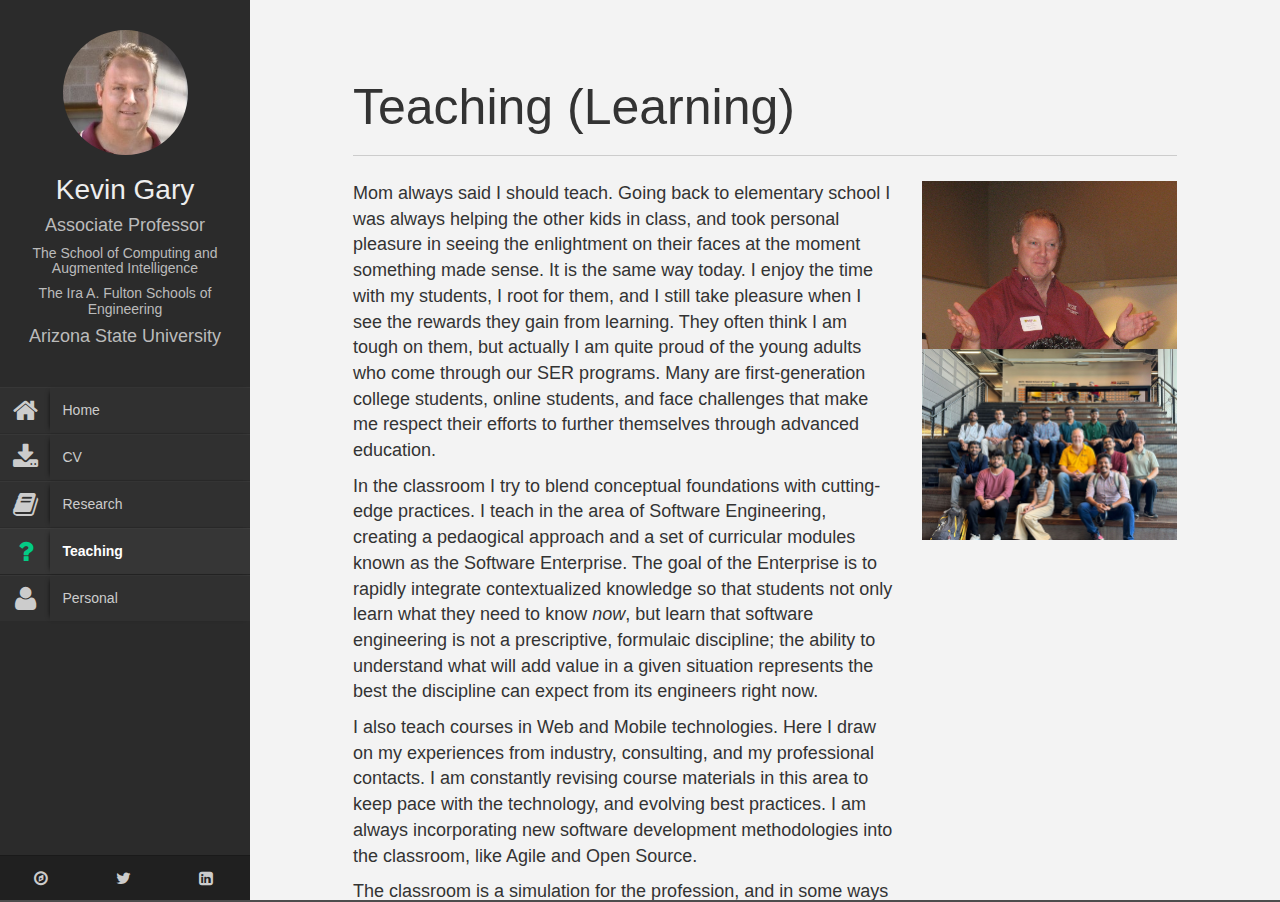
<file: faculty-standard/teaching.html>
<!DOCTYPE html>
<html lang="en">
    <head>
        <title>Kevin Gary, Associate Professor, ASU</title>
        <meta http-equiv="Content-Type" content="text/html; charset=UTF-8">
        <meta name="author" content="owwwlab.com">
        <meta name="viewport" content="width=device-width, initial-scale=1, maximum-scale=1">

        <meta name="description" content="A theme for faculty profile page" />
        <meta name="keywords" content="faculty profile, theme,css, html, jquery, transition, transform, 3d, css3" />

        <link rel="shortcut icon" href="../favicon.ico">

        <!--CSS styles-->
        <link rel="stylesheet" href="css/bootstrap.css">
        <link rel="stylesheet" href="css/font-awesome.min.css">
        <link rel="stylesheet" href="css/perfect-scrollbar-0.4.5.min.css">
        <link rel="stylesheet" href="css/magnific-popup.css">
        <link rel="stylesheet" href="css/style.css">
        <link id="theme-style" rel="stylesheet" href="css/styles/default.css">


        <!--/CSS styles-->
        <!--Javascript files-->
        <script type="text/javascript" src="js/jquery-1.10.2.js"></script>
        <script type="text/javascript" src="js/TweenMax.min.js"></script>
        <script type="text/javascript" src="js/jquery.touchSwipe.min.js"></script>
        <script type="text/javascript" src="js/jquery.carouFredSel-6.2.1-packed.js"></script>

        <script type="text/javascript" src="js/modernizr.custom.63321.js"></script>
        <script type="text/javascript" src="js/jquery.dropdownit.js"></script>

        <script type="text/javascript" src="js/jquery.stellar.min.js"></script>
        <script type="text/javascript" src="js/ScrollToPlugin.min.js"></script>

        <script type="text/javascript" src="js/bootstrap.min.js"></script>

        <script type="text/javascript" src="js/jquery.mixitup.min.js"></script>

        <script type="text/javascript" src="js/masonry.min.js"></script>

        <script type="text/javascript" src="js/perfect-scrollbar-0.4.5.with-mousewheel.min.js"></script>

        <script type="text/javascript" src="js/magnific-popup.js"></script>
        <script type="text/javascript" src="js/custom.js"></script>

        <!--/Javascript files-->

    </head>
    <body>

        <div id="wrapper">
            <a href="#sidebar" class="mobilemenu"><i class="icon-reorder"></i></a>

       <div id="sidebar">
                <div id="main-nav">
                    <div id="nav-container">
                        <div id="profile" class="clearfix">
                            <div class="portrate hidden-xs"></div>
                            <div class="title">
                                <h2>Kevin Gary</h2>
                                <h3>Associate Professor</h3>
                                <h4>The School of Computing and Augmented Intelligence</h4>
                                <h4>The Ira A. Fulton Schools of Engineering</h4>
                                <h3>Arizona State University</h3>
                            </div>

                        </div>
                        <ul id="navigation">
                            <li>
                              <a href="index.html">
                                <div class="icon icon-home"></div>
                                <div class="text">Home</div>
                              </a>
                            </li>
                            <li>
                              <a href="cv.pdf">
                                  <div class="icon icon-download-alt"></div>
                                  <div class="text">CV</div>
                              </a>
                            </li>
                            <li>
                              <a href="research.html">
                                <div class="icon icon-book"></div>
                                <div class="text">Research</div>
                              </a>
                            </li>

                            <li class="currentmenu">
                              <a href="teaching.html">
                                <div class="icon icon-question"></div>
                                <div class="text">Teaching</div>
                              </a>
                            </li>
<!--
                            <li>
                              <a href="gallery.html">
                                <div class="icon icon-camera"></div>
                                <div class="text">Gallery</div>
                              </a>
                            </li>
-->
                            <li>
                              <a href="contact.html">
                                  <div class="icon icon-user"></div>
                                  <div class="text">Personal</div>
                              </a>
                            </li>
                        </ul>
                    </div>
                </div>

                <div class="social-icons">
                    <ul>
                        <li><a href="http://drgarysblog.blogspot.com/"><i class="icon-compass"></i></a></li>
                        <!-- <li><a href="skype:drkevingary?call"><i class="icon-skype"></i></a></li> -->
                        <li><a href="https://twitter.com/drkevingary"><i class="icon-twitter"></i></a></li>
                        <li><a href="https://www.linkedin.com/in/kevin-gary-4226201/"><i class="icon-linkedin-sign"></i></a></li>
                    </ul>
                </div>
            </div>

            <div id="main">
                <div id="teaching" class="page">
                    <div class="pageheader">
                        <div class="headercontent">
                            <div class="section-container">
                                <h2 class="title">Teaching (Learning)</h2>
                                <div class="row">
                                    <div class="col-md-8">
                                        <p>Mom always said I should teach. Going back to elementary school I was always helping the other kids in class, and took personal pleasure in seeing the enlightment on their faces at the moment something made sense. It is the same way today. I enjoy the time with my students, I root for them, and I still take pleasure when I see the rewards they gain from learning. They often think I am tough on them, but actually I am quite proud of the young adults who come through our SER programs. Many are first-generation college students, online students, and face challenges that make me respect their efforts to further themselves through advanced education.
                                        </p>
                                        <p>In the classroom I try to blend conceptual foundations with cutting-edge practices. I teach in the area of Software Engineering, creating a pedaogical approach and a set of curricular modules known as the Software Enterprise. The goal of the Enterprise is to rapidly integrate contextualized knowledge so that students not only learn what they need to know <em>now</em>, but learn that software engineering is not a prescriptive, formulaic discipline; the ability to understand what will add value in a given situation represents the best the discipline can expect from its engineers right now.
                                        </p>
                                        <p>I also teach courses in Web and Mobile technologies. Here I draw on my experiences from industry, consulting, and my professional contacts. I am constantly revising course materials in this area to keep pace with the technology, and evolving best practices. I am always incorporating new software development methodologies into the classroom, like Agile and Open Source.
                                        </p>
                                        <p>The classroom is a simulation for the profession, and in some ways for life. I believe students should be allowed to experiment, fail, struggle, recover, adapt, and evolve - to gain enlightenment. I often employ different types of assessment and feedback strategies (not just grades) so that students are guided toward greater understanding, not just temporarily acquiring some bucket of knowledge.
                                        </p>
                                    </div>
                                    <div class="col-md-4">
                                        <img alt="image" src="img/teach/kgteach.png" class="img-responsive">
                                      </div>
                                      <div class="col-md-4">
                                        <img alt="image" src="img/teach/Spring24_project.jpg" class="img-responsive" alt="iProjects President's Innovation Award">
                                      </div>
                                  </div>
                              </div>
                          </div>
                    </div>
                    <div class="pagecontents">
                      <div class="section color-1">
                          <div class="section-container">
                              <div class="row">
                                </div>
                            </div>
                          </div>
                        <div class="section color-1">
                            <div class="section-container">
                                <div class="row">
                                    <div class="col-md-10 col-md-offset-1">
                                        <div class="title text-center">
                                            <h3>Current Teaching</h3>
                                        </div>
                                        <ul class="ul-dates">
                                            <li>
                                                <div class="dates">
                                                    <span>Fall</span><span>2024</span>
                                                </div>
                                                <div class="content">
                                                    <h4>SER421 Web Applications</h4>
                                                    <p>Catalog: Distributed Web applications, their design, architecture and supporting technologies; user-interaction concepts and technologies; design and implementation of software servers for Web systems</p>
                                                    <p>Students learn the architecture styles of web applications, and construction skills in the browser (vanillaJS and Vue3) and on the server-side (Spring Boot, REST. GraphQL, lambdas)</p>
                                                </div>
                                            </li>
                                            <li>
                                                <div class="dates">
                                                    <span>Fall</span>
                                                    <span>2024</span>
                                                </div>
                                                <div class="content">
                                                    <h4>SER515 Foundations of Software Engineering</h4>
                                                    <p>Catalog: Software engineering overview, with an emphasis on component and service-based architectures, reliability, safety, dependability and software reuse. Introduces software engineering research methods and critical inquiry.</p>
                                                    <p>A required graduate core course for incoming MS in SE students. Lays the foundation of software engineering and reviews best practices of software construction to prepare students for the graduate program</p>
                                                </div>
                                            </li>
                                            <li>
                                                <div class="dates">
                                                    <span>Spring</span>
                                                    <span>2024</span>
                                                </div>
                                                <div class="content">
                                                    <h4>SER516 Software Agility</h4>
                                                    <p>Catalog: Focuses on quality software construction principles in an agile community context. Agile methods, open source communities, coding best practices, configuration management, software delivery and building in quality.</p>
                                                    <p>My favorite course to teach as it lies in the intersection of my applied research and modern industry practices.</p>
                                                </div>
                                            </li>
                                                                                        <li>
                                                <div class="dates">
                                                    <span>Spring</span>
                                                    <span>2024</span>
                                                </div>
                                                <div class="content">
                                                    <h4>SER335 Engineering Secure Software Systems</h4>
                                                    <p>Catalog: oftware engineering principles applied to securing software systems. Software life cycle processes contextualized to security needs of software.
                                                        Software requirements analysis and software verification and validation practices for security. Software architecture security assessment. Software engineering organization policies for security,
                                                        including threat modeling and assessment, vulnerability classification, risk management, and preparing for security audits.</p>
                                                </div>
                                            </li>
                                        </ul>
                                    </div>
                                </div>
                            </div>
                        </div>
                        <div class="section color-2">
                            <div class="section-container">
                                <div class="row">
                                    <div class="col-md-10 col-md-offset-1">
                                        <div class="title text-center">
                                            <h3>Mentoring and Engagement</h3>
                                        </div>
                                        <ul class="ul-dates">
                                             <li>
                                                <div class="dates">
                                                    <span>present</span>
                                                    <span>2004</span>
                                                </div>
                                                <div class="content">
                                                    <h4>Industry Project Mentorship</h4>
                                                    <p>I have been a faculty mentor for over 50 industry engagement projects, with companies ranging from GM, InfusionSoft, Unicon, General Dynamics, GoDaddy, and PayPal. Many of the projects I solicited early in the Software Enterprise, then for the past 4 years I have mentored and served on the college engagement committee for iProjects (now eProjects).
                                                    </p>
                                                </div>
                                            </li>
                                            <li>
                                                <div class="dates">
                                                    <span>present</span>
                                                    <span>2004</span>
                                                </div>
                                                <div class="content">
                                                    <h4>Graduate and Undergraduate Mentorship</h4>
                                                    <p>ASU offers the B.S. and M.S. software engineering degree programs, no Ph.D. program. I have chaired 13 thesis students, 50+ graduate culminating experience projects (1 semester applied research), and several undergraduate research opportunities (FURI and independent studies). See my <a href="./cv.pdf">CV</a> for details.
                                                    </p>
                                                </div>
                                            </li>
                                            <li>
                                                <div class="dates">
                                                    <span>2014</span>
                                                    <span>2013</span>
                                                </div>
                                                <div class="content">
                                                    <h4>Apereo Unconference</h4>
                                                    <p>I was happy to support the hosting of the Apereo open source developer unconferences in January 2013 and 2014 on the Polytechnic campus, and support students attending the event.
                                                    </p>
                                                </div>
                                            </li>
                                            <li>
                                                <div class="dates">
                                                    <span>Spring</span>
                                                    <span>2009</span>
                                                </div>
                                                <div class="content">
                                                    <h4>Startup Weekend</h4>
                                                    <p>Sponsored a StartupWeekend event where over 60 students and community entrepreneurship volunteers conducted a 3-day weekend to explore technology ideas. As a result, 5 new companies formed, a couple of which survived for several years.
                                                    </p>
                                                </div>
                                            </li>
                                        </ul>
                                    </div>
                                </div>
                            </div>
                        </div>
                </div>
            </div>
        </div>
    </body>
</html>
</file>
<file: faculty-onepage/css/style.css>
/* General styles
 **************************************************/
@font-face {
	font-family: 'Lato';
	font-style: normal;
	font-weight: 300;
	src: local('Lato Light'), local('Lato-Light'), url(http://themes.googleusercontent.com/static/fonts/lato/v6/KT3KS9Aol4WfR6Vas8kNcg.woff) format('woff');
}

@font-face {
	font-family: 'Lato';
	font-style: normal;
	font-weight: 400;
	src: local('Lato Regular'), local('Lato-Regular'), url(http://themes.googleusercontent.com/static/fonts/lato/v6/9k-RPmcnxYEPm8CNFsH2gg.woff) format('woff');
}

@font-face {
	font-family: 'Lato';
	font-style: normal;
	font-weight: 900;
	src: local('Lato Black'), local('Lato-Black'), url(http://themes.googleusercontent.com/static/fonts/lato/v6/BVtM30trf7q_jfqYeHfjtA.woff) format('woff');
}

@font-face {
	font-family: 'Lato';
	font-style: italic;
	font-weight: 400;
	src: local('Lato Italic'), local('Lato-Italic'), url(http://themes.googleusercontent.com/static/fonts/lato/v6/oUan5VrEkpzIazlUe5ieaA.woff) format('woff');
}

body {
	font-size: 16px;
	font-family: 'Lato', sans-serif;
	font-weight: 400;
	background: #4D4D4D;
}

a,a:hover,a:focus {
	text-decoration: none;
	outline: 0;
}

h1,h2,h3,h4,h5,h6,.h1,.h2,.h3,.h4,.h5,.h6 {
	font-family: "Lato", Helvetica, Arial, sans-serif;
	font-weight: 300;
}

/* mobile menu
 **************************************************/
.mobilemenu {
	position: fixed;
	top: 0px;
	left: 0;
	right: 0;
	z-index: 1002;
	font-size: 30px;
	padding: 2px 10px;
	background: #2b2b2b;
	display: block;
	width: 50px;
	height: 50px;
	color: #fff;
	display: none;
}

.mobilemenu:hover,.mobilemenu:focus {
	color: #fff;
}

/* layout
 **************************************************/
#main-nav {
	text-align: left;
	vertical-align: top;
	-webkit-user-select: none;
	-moz-user-select: none;
	-ms-user-select: none;
	user-select: none;
	width: 250px;
	background: #2b2b2b;
	position: absolute;
	left: 0;
	top: 0;
	bottom: 45px;
	overflow: hidden;
}

#main {
	position: absolute;
	left: 250px;
	right: 0;
	top: 0;
	bottom: 0;
	background: #fefefe;
	overflow: hidden;
}

.page {
	overflow: auto;
	position: absolute;
	top: 0;
	left: 2000px;
	bottom: 0;
	width: 85%;
	background-color: #f7f7f7;
}

.home {
	left: 0px;
	z-index: 0;
	width: 100%;
}

#overlay {
	position: absolute;
	top: 0;
	left: 0px;
	bottom: 0;
	right: 0px;
	background-color: #000;
	-ms-filter: "progid:DXImageTransform.Microsoft.Alpha(Opacity=25)";
	filter: alpha(opacity=25);
	opacity: 0.25;
	display: none;
	z-index: 300;
	cursor: crosshair;
	cursor: url(../img/pointer.png), auto;
}

#runner {
	position: absolute;
	width: 30px;
	height: 20px;
	color: #fff;
	font-size: 20px;
	z-index: 2000;
}

.currentpage {
	-webkit-box-shadow: -2px 0 4px -2px rgba(0,0,0,.25);
	box-shadow: -2px 0 4px -2px rgba(0,0,0,.25);
}

/* sidebar
 **************************************************/
#nav-container {
	position: relative;
	padding-bottom: 75px;
	bottom: 0;
	height: 100%;
}

#profile {
	text-align: center;
	padding: 30px 10px;
	position: relative;
}

#profile .portrate {
	background-image: url(../img/personal/personal-image.jpg);
	width: 125px;
	margin: 0 auto;
	height: 125px;
	border-radius: 50%;

	-webkit-background-size: cover;
	-moz-background-size: cover;
	background-size: cover;
}

#profile .title h2 {
	font-size: 28px;
	font-weight: 300;
	color: #fff;
	margin: 20px 0 10px 0;
}

#profile .title h3 {
	font-size: 18px;
	font-weight: 300;
	color: #aaa;
	margin: 0px 0 10px 0;
}

ul#navigation {
	padding: 0;
	margin: 0;
}

ul#navigation li {
	display: block;
	float: none;
	clear: both;
	background: #303030;
	border-top: 1px solid #373737;
	border-bottom: 1px solid #2B2B2B;

	-webkit-transition: background 0.5s;
	-moz-transition: background 0.5s;
	-o-transition: background 0.5s;
	-ms-transition: background 0.5s;
	transition: background 0.5s;
}

ul#navigation li a {
	color: #ccc;
	font-size: 14px;
}

ul#navigation li:hover,ul#navigation li:focus {
	background: #363636;
}

ul#navigation li:hover a,ul#navigation li:focus a {
	color: #f7f7f7;
}

ul#navigation .currentmenu {
	font-weight: bold;
}

ul#navigation li.currentmenu a {
	color: #fff;
}

/*ul#navigation li.external:hover .icon, ul#navigation li.currentmenu .icon{
	color: #03cc85;
}*/

ul#navigation li.currentmenu {
	background: #363636;
	border-top: 1px solid #3d3d3d;
	border-bottom: 1px solid #252525;
}


ul#navigation li .text {
	padding-left: 5%;
	margin-left: 50px;
	line-height: 45px;

	-webkit-box-shadow: -3px 0 5px -4px #000;
	box-shadow: -3px 0 5px -4px #000;
}

ul#navigation li .icon {
	float: left;
	line-height: 45px;
	width: 50px;
	text-align: center;
	font-size: 27px;
}

.social-icons {
	position: absolute;
	bottom: 0;
	left: 0;
	width: 100%;
	background: #202020;
	border-top: 1px solid #1A1A1A;
	width: 250px;
	z-index: 2;
	height: 45px;
}

.social-icons ul {
	padding: 0;
	margin: 0;
	list-style: none;
}

.social-icons li {
	float: left;
	width: 33%;
	padding: 10px;
	text-align: center;
}

.social-icons a {
	color: #ccc;
}

.social-icons a:hover,.social-icons a:focus {
	color: #fff;
}

.social-icons i {
	font-size: 16px;
}

/* page specifics
 **************************************************/
.page-container {
	position: relative;
}

.pageheader {
	background: #f3f3f3;
	position: relative;
	padding: 60px 0 45px 0;
}

.pageheader:after {
	top: 100%;
	border: solid transparent;
	content: " ";
	height: 0;
	width: 0;
	position: absolute;
	pointer-events: none;
	border-color: rgba(8, 4, 13, 0);
	border-top-color: #f3f3f3;
	border-width: 30px;
	left: 50%;
	margin-left: -30px;
	z-index: 1;
}

.headercontent .title {
	font-size: 50px;
	margin-bottom: 25px;
	border-bottom: 1px solid #ccc;
	padding: 0 0 20px 0;
}

.headercontent .subtitle {
	border-bottom: 1px solid #ccc;
	margin: 0 0 10px 0;
	padding: 5px 0;
}

.headercontent .subtitle h3 {
	margin: 0;
	padding: 0;
}

.page .section {
	padding: 70px 0;
	position: relative;
}

.section-container {
	padding: 0 10%;
}

.color-1 {
	background: #fcfcfc;
}

.color-2 {
	background: #f7f7f7;
}

.color-3 {
	background: #2c2c2d;
	color: #fff;
}

.color-4 {
	background: #000;
}

.section .title {
	border-bottom: 1px solid #ccc;
	margin: 0 0 30px 0;
	padding: 20px 0;
}

.section .title h3 {
	padding: 0;
	margin: 0;
	font-size: 26px;
}


.biothumb{position: relative;}
.biothumb .overlay{
	position: absolute;
	width: 100%;
	color:#fff;
	bottom: 0;
	background-color: black;
	background-color: rgba(0,0,0,0.5);
	padding:25px;
}
.biothumb .overlay h1{
	font-size: 45px;
}


/*************************************************
 *  uls
 **************************************************/
.ul-bolded li {
	font-weight: bold;
}

.ul-boxed li {
	padding: 7px;
	background-color: #FdFdFd;
	margin-bottom: 10px;
	-webkit-box-shadow: 0px 3px 3px -3px #ccc;
	box-shadow: 0px 3px 3px -3px #ccc;
	border-radius: 2px;
	border-left: 5px solid;
}

/* ul-card
 **************************************************/
ul.ul-card {
	padding: 0;
	margin: 0;
	list-style: none;
}

ul.ul-card li {
	position: relative;
	padding: 50px 15px 20px 15px;
	background-color: #fff;
	margin-bottom: 15px;
	-webkit-box-shadow: 0px 3px 3px -3px #ccc;
	box-shadow: 0px 3px 3px -3px #ccc;
	border-radius: 3px;
	margin-left: 10px;
	color: #333;
}

ul.ul-card li .dy {
	position: absolute;
	top: 10px;
	left: -10px;
	border-radius: 0px;
	padding: 0;
color: white;
}

ul.ul-card li .dy span {
	padding: 7px 10px;
	line-height: 30px;
	margin: 0;
}

/*ul.ul-card li .dy .degree {
	background-color: #03bb7a;
}*/

ul.ul-card li .dy .year {
	/*background-color: #03cc85;*/
	-webkit-box-shadow: -3px 0px 7px -3px rgba(68, 68, 68, 0.5);
	box-shadow: -3px 0px 7px -3px rgba(68, 68, 68, 0.5);
	margin-left: -3px !important;
}

ul.ul-card li .description p {
	font-size: 16px;
	margin: 0;
}

ul.ul-card li .description p.where {
	font-weight: 300;
	font-size: 14px;
}

/* ul-dates
 **************************************************/
ul.ul-dates,ul.ul-dates-gray {
	margin: 0;
	padding: 0;
	list-style: none;
}

ul.ul-dates li,ul.ul-dates-gray li {
	margin-bottom: 15px; /*margin-left:  20px;
	*/
}

ul.ul-dates div.dates,ul.ul-dates-gray div.dates {
	float: left;
	width: 75px;
}

ul.ul-dates div.dates span,ul.ul-dates-gray div.dates span {
	/*background-color: #03cc85;*/
	padding: 6px;
	display: block;
	text-align: center;
	color: #fff;
	position: relative;
}

ul.ul-dates-gray div.dates span {
	background-color: #BBBBBB;
}

/*ul.ul-dates div.dates span:last-child {
	background-color: #03bb7a;
}*/

ul.ul-dates-gray div.dates span:last-child {
	background-color: #979797;
}

ul.ul-dates-gray div.dates span:first-child,ul.ul-dates div.dates span:first-child {
	-webkit-box-shadow: 0px 2px 6px -3px rgba(68, 68, 68, 0.5);
	box-shadow: 0px 2px 6px -3px rgba(68, 68, 68, 0.5);
	z-index: 3;
	position: relative;
}

ul.ul-dates div.content,ul.ul-dates-gray div.content {
	margin-left: 90px;
	min-height: 70px;
	padding-top: 10px;
}

ul.ul-dates div.content h4,ul.ul-dates-gray div.content h4 {
	font-weight: 400;
	font-size: 16px;
	margin-top: 0;
}

ul.ul-dates div.content p,ul.ul-dates-gray div.content p {
	font-size: 13px;
}

/* ul-timeline
 **************************************************/
ul.timeline {
	border-left: 8px solid #FFF;
	list-style: none;
	padding: 1px 0;
	margin-left: 100px;
}

ul.timeline li .date {
	float: left;
	padding: 10px 15px 10px 10px;
	margin-top: 10px;
	margin-left: -115px;
	font-size: 15px;
	width: 110px;
	text-align: center;
	/*background: #03cc85;*/
	color: #fff;
}

/*ul.timeline li.open .data {
	background: #03bb7a;
}*/

ul.timeline li .circle {
	float: left;
	margin: 20px 0;
	margin-left: -14px;
	width: 20px;
	height: 20px;
	border: 4px solid #FFFFFF;
	border-radius: 50%;
	background-color: #d5d5d5;
}

ul.timeline li.open .circle {
	/*background-color: #03bb7a;*/
	-webkit-box-shadow: 0px 2px 6px -3px rgba(68, 68, 68, 0.5);
	box-shadow: 0px 2px 6px -3px rgba(68, 68, 68, 0.5);
}

ul.timeline li .data {
	background: #fdfdfd;
	margin: 10px 0px 10px 20px;
	border-left: 10px solid;
	padding: 18px 20px;
	font-size: 16px;

	-webkit-box-shadow: 0px 3px 3px -3px #ccc;
	box-shadow: 0px 3px 3px -3px #ccc;
	border-radius: 3px;
}

ul.timeline li.open .data {
	/*border-color: #03bb7a;*/
	background: #fff;
}

ul.timeline li .data .subject {
	cursor: pointer;
	color: #777;
	font-size: 18px;
}

ul.timeline li .data .text {
	display: none;
	margin-top: 15px;
	font-size: 14px;
}

/* ul-withdetails
 **************************************************/
.ul-withdetails {
	list-style: none;
	padding: 0;
}

.ul-withdetails li {
	background-color: #FdFdFd;
	margin-bottom: 15px;

	-webkit-box-shadow: 0px 3px 3px -3px #ccc;
	box-shadow: 0px 3px 3px -3px #ccc;
	border-radius: 3px;
}

.ul-withdetails li .image {
	position: relative;
	overflow: hidden;
}

.ul-withdetails li .imageoverlay {
	position: absolute;
	top: 0;
	left: -100%;
	width: 100%;
	height: 100%;
	/*background: #03cc85;*/
	cursor: pointer;
	-ms-filter: "progid:DXImageTransform.Microsoft.Alpha(Opacity=70)";
	filter: alpha(opacity=70);
	opacity: 0.7;
}

.ul-withdetails li .imageoverlay i {
	color: #fff;
	position: absolute;
	top: 40%;
	left: 45%;
	font-size: 30px;
}

.ul-withdetails li .meta {
	overflow: hidden;
	padding: 20px;
	cursor: pointer;
}

.ul-withdetails li .details {
	display: none;
	padding: 20px;
	background: #fff;

	-webkit-box-shadow: inset 0px 3px 5px -3px #ccc;
	box-shadow: inset 0px 3px 5px -3px #ccc;
}

/*************************************************
 * lab partnerts
 **************************************************/
#labp-heads-wrap {
	/*background-color: #03bb7a;*/
	position: relative;
	height: 180px; 
}

#labp-heads-wrap:after {
	top: 100%;
	border: solid transparent;
	content: " ";
	height: 0;
	width: 0;
	position: absolute;
	pointer-events: none;
	border-color: rgba(247, 103, 103, 0);
	/*border-top-color: #03bb7a;*/
	border-width: 15px;
	left: 50%;
	margin-left: -15px;
}

#lab-carousel {
	width: 100%;
	height: 200px;
	position: absolute;
	top: 0;
	left: 0;
}

#lab-carousel div {
	float: left;
	width: 100px;
	height: 100px;
}

#lab-carousel img {
	border: none;
	position: relative;

	-webkit-box-shadow: 0 0 10px #000;
	box-shadow: 0 0 10px #000;
}

.caroufredsel_wrapper {
	margin-top: -10px !important;
	padding-top: 20px !important;
	padding-bottom: 20px !important;
}

#labp-heads-wrap #next,#labp-heads-wrap #prev {
	position: absolute;
	top: 0;
	height: 100%;
	line-height: 180px;
	padding: 0 10px;
	color: #f7f7f7;
	font-size: 30px;
	z-index: 4;
}

#labp-heads-wrap #next {
	right: 0;
}

#labp-heads-wrap #prev {
	left: 0;
}

#labp-heads-wrap #prev.disabled,#labp-heads-wrap #next.disabled {
	color: #ccc;
	cursor: default;
}

#lab-details {
	background-color: #fff;
	padding: 20px;
	padding-top: 40px;
	text-align: center;
	min-height: 150px;

	-webkit-box-shadow: 0px 3px 3px -3px #ccc;
	box-shadow: 0px 3px 3px -3px #ccc;
	border-radius: 2px;
}

#lab-details div {
	display: none;
}

#lab-details h3 {
	margin-top: 0;
}

/* filter dropdowns
 **************************************************/
#filters,.filters,#pub-grid {
	padding: 20px 0 30px 0 !important;
}

#filters h3,.filters h3,div#sort {
	margin-top: 30px;
}

#sort span {
	line-height: 30px;
}

.stuck {
	position: fixed !important;
	z-index: 1001;
	top: 0;
	right: 0;

	-webkit-box-shadow: 0px 2px 4px 0px #cecece;
	box-shadow: 0px 2px 4px 0px #cecece;
}

.cd-dropdown,.cd-select {
	position: relative;
	margin: 20px auto;
	display: block;
}

.cd-dropdown > span {
	width: 100%;
	height: 40px;
	line-height: 40px;
	color: #999;
	font-weight: 700;
	font-size: 16px;
	background: #fff;
	display: block;
	padding: 0 10px 0 30px;
	position: relative;
	cursor: pointer;
}

.cd-dropdown > span:after {
	content: '';
	position: absolute;
	right: 0px;
	top: 0px;
	width: 50px;
	text-align: center;
	font-size: 12px;
	padding: 8px;
	height: 70%;
	line-height: 24px;
}

.cd-dropdown.cd-active > span:after {
	content: '';
}

.cd-dropdown ul {
	list-style-type: none;
	margin: 0;
	padding: 0;
	display: block;
	position: relative;
}

.cd-dropdown > span,.cd-dropdown ul li:nth-last-child(-n+3) span {
	-webkit-box-shadow: 0 1px 1px rgba(0,0,0,0.1);
	box-shadow: 0 1px 1px rgba(0,0,0,0.1);
}

.cd-dropdown ul {
	position: absolute;
	top: 0px;
	width: 100%;
}

.cd-dropdown ul li {
	position: absolute;
	width: 100%;
}

/*.cd-active.cd-dropdown > span {
	color: #03cc85;
}*/

.cd-active.cd-dropdown > span,.cd-active.cd-dropdown ul li span {
	-webkit-box-shadow: 0 1px 1px rgba(0,0,0,0.1);
	box-shadow: 0 1px 1px rgba(0,0,0,0.1);
}

.cd-active.cd-dropdown ul li span {
	-webkit-transition: all 0.2s linear 0s;
	-moz-transition: all 0.2s linear 0s;
	-o-transition: all 0.2s linear 0s;
	-ms-transition: all 0.2s linear 0s;
	transition: all 0.2s linear 0s;
}

.cd-active.cd-dropdown ul li span:hover {
	/*background: #03cc85;*/
	color: #fff;
}

.cd-dropdown ul li span {
	width: 100%;
	background: #fafafa;
	line-height: 40px;
	padding: 0 10px 0 30px;
	display: block;
	color: #bcbcbc;
	cursor: pointer;
	font-weight: 700;
}

/* publications
 **************************************************/
#pub-grid .mix {
	-ms-filter: "progid:DXImageTransform.Microsoft.Alpha(Opacity=0)";
	filter: alpha(opacity=0);
	opacity: 0;
	display: none;
}

.pitems .item {
	margin-bottom: 20px;
	width: 100%;
}

.pitems .pubmain {
	background: #fefefe;
	padding: 25px 25px 35px 25px;
	min-height: 130px;
	position: relative;

	-webkit-box-shadow: 0px 3px 3px -3px #ccc;
	box-shadow: 0px 3px 3px -3px #ccc;
	cursor: pointer;
}

.pitems .pubtitle {
	margin: 0;
	padding: 0 0 15px 0;
	font-size: 20px;
	font-weight: 300;
}

.pitems .pubmain div {
	font-size: small;
}

.pitems .pubmain .label {
	margin-right: 10px;
}

.pitems .pubmain .pubassets {
	position: absolute;
	bottom: 0;
	right: 0;
	background: #fafafa;
	text-align: center;
	border-top: 2px solid;
}

.pitems .pubmain .pubassets a {
	color: #9b9b9b;
	padding: 5px 15px;
	float: right;
	font-size: 18px;
}

.pitems .pubmain .pubassets a:hover,.pitems .pubmain .pubassets a:focus,.pitems .pubmain .pubassets a.pubcollapse {
	/*background: #03cc85;*/
	color: #fff;
}

.pitems .pubdetails {
	background: #fff;
	padding: 25px;
	display: none;
}

/* Gallery
 **************************************************/
#gallery-header {
	color: #f7f7f7;
}

#gallery-header h2 {
	font-size: 50px;
	text-align: center;
}

#gallery-large {
	background: #303030;
	padding-top: 20px;
}

ul.grid {
	max-width: 69em;
	list-style: none;
	margin: 30px auto;
	padding: 0;
}

ul.grid li {
	display: block;
	float: left;
	padding: 15px;
	width: 33%;
}

@media screen and (max-width: 900px) {
	ul.grid li {
	width: 50%;
}

}

@media screen and (max-width: 400px) {
	ul.grid li {
	width: 100%;
}

}

ul.grid li >div {
	-webkit-box-shadow: 0 0 8px -1px #000;
	box-shadow: 0 0 8px -1px #000;
	overflow: hidden;
	position: relative;
}

ul.grid li .over {
	position: absolute;
	bottom: -100%;
	width: 102%;
	right: -1%;
	left: -1%;
	color: #fff;
}

ul.grid li .comein {
	position: relative;
	z-index: 1;
	padding: 15px;
	height: 100%;
}

ul.grid li .comein i {
	display: block;
	width: 60px;
	height: 60px;
	position: absolute;
	top: 50%;
	margin-top: -30px;
	left: 50%;
	margin-left: -30px;
	font-size: 22px;
	color: #FFF;

	-webkit-box-shadow: 0 0 60px #fff;
	box-shadow: 0 0 60px #fff;
	border: 1px solid #fff;
	text-align: center;
	padding-top: 17px;
	border-radius: 50%;
}

ul.grid li .comein-bg {
	-khtml-opacity: .70;
	-moz-opacity: .70;
	-ms-filter: ”alpha(opacity=70)”;
	filter: progid:DXImageTransform.Microsoft.Alpha(opacity=0.7);
	filter: alpha(opacity=70);
	opacity: .70;
	position: absolute;
	top: 0;
	bottom: 0;
	right: 0;
	left: 0;
	background: #000;
	z-index: -1;
}

ul.grid li a,ul.grid li img {
	outline: none;
	border: none;
	display: block;
	max-width: 100%;
}

/* at start */
.my-mfp-slide-bottom .mfp-content {
	-ms-filter: "progid:DXImageTransform.Microsoft.Alpha(Opacity=0)";
	filter: alpha(opacity=0);
	opacity: 0;

	-webkit-transition: all 0.7s ease-out;
	-moz-transition: all 0.7s ease-out;
	-o-transition: all 0.7s ease-out;
	-ms-transition: all 0.7s ease-out;
	transition: all 0.7s ease-out;

	-webkit-transform: translateY(-20px) perspective( 600px ) rotateX( 10deg );
	-moz-transform: translateY(-20px) perspective( 600px ) rotateX( 10deg );
	-o-transform: translateY(-20px) perspective( 600px ) rotateX( 10deg );
	-ms-transform: translateY(-20px) perspective( 600px ) rotateX( 10deg );
	transform: translateY(-20px) perspective( 600px ) rotateX( 10deg );
}

/* animate in */
.my-mfp-slide-bottom.mfp-ready .mfp-content {
	-ms-filter: "progid:DXImageTransform.Microsoft.Alpha(Opacity=100)";
	filter: alpha(opacity=100);
	opacity: 1;

	-webkit-transform: translateY(0) perspective( 600px ) rotateX( 0 );
	-moz-transform: translateY(0) perspective( 600px ) rotateX( 0 );
	-o-transform: translateY(0) perspective( 600px ) rotateX( 0 );
	-ms-transform: translateY(0) perspective( 600px ) rotateX( 0 );
	transform: translateY(0) perspective( 600px ) rotateX( 0 );
}

/* animate out */
.my-mfp-slide-bottom.mfp-removing .mfp-content {
	-ms-filter: "progid:DXImageTransform.Microsoft.Alpha(Opacity=0)";
	filter: alpha(opacity=0);
	opacity: 0;

	-webkit-transform: translateY(-10px) perspective( 600px ) rotateX( 10deg );
	-moz-transform: translateY(-10px) perspective( 600px ) rotateX( 10deg );
	-o-transform: translateY(-10px) perspective( 600px ) rotateX( 10deg );
	-ms-transform: translateY(-10px) perspective( 600px ) rotateX( 10deg );
	transform: translateY(-10px) perspective( 600px ) rotateX( 10deg );
}

/* Dark overlay, start state */
.my-mfp-slide-bottom.mfp-bg {
	-ms-filter: "progid:DXImageTransform.Microsoft.Alpha(Opacity=0)";
	filter: alpha(opacity=0);
	opacity: 0;

	-webkit-transition: opacity 0.3s ease-out;
	-moz-transition: opacity 0.3s ease-out;
	-o-transition: opacity 0.3s ease-out;
	-ms-transition: opacity 0.3s ease-out;
	transition: opacity 0.3s ease-out;
}

/* animate in */
.my-mfp-slide-bottom.mfp-ready.mfp-bg {
	-ms-filter: "progid:DXImageTransform.Microsoft.Alpha(Opacity=80)";
	filter: alpha(opacity=80);
	opacity: 0.8;
}

/* animate out */
.my-mfp-slide-bottom.mfp-removing.mfp-bg {
	-ms-filter: "progid:DXImageTransform.Microsoft.Alpha(Opacity=0)";
	filter: alpha(opacity=0);
	opacity: 0;
}

/* contanct
 **************************************************/
.contact-office {
	background: #fff url('../img/contact-bg-1.png') no-repeat;
}

.contact-lab {
	background: #fff url('../img/contact-bg-2.png') no-repeat;
	color: #fff;
}

/*.contact-office .icon-huge, .contact-lab .icon-huge{
	color: #03cc85;
}*/


.icon-huge {
	font-size: 170px;
	text-align: center;
	-ms-filter: "progid:DXImageTransform.Microsoft.Alpha(Opacity=30)";
	filter: alpha(opacity=30);
	opacity: 0.3;
	display: block;
	padding-top: 30px;
}

@media (max-width: 500px) {
	ul.timeline {
	margin: 0;
	border-left: none;
}

ul.timeline .circle {
	display: none;
}

ul.timeline .data {
	margin: 0 !important;
	margin-bottom: 10px !important;
	padding-top: 65px !important;
}

ul.timeline .date {
	margin-left: 0 !important;
}

}

@media (max-width: 991px) {
	.mobilemenu {
	display: block;
}

.social-icons,#main-nav {
	left: -250px;
	z-index: 3;
}

#main {
	left: 0;
}

}
</file>
<file: faculty-onepage/css/styles/default.css>
ul#navigation li.external:hover .icon, ul#navigation li.currentmenu .icon{
	color: #03cc85;
}
.ul-boxed li {
	border-left-color:#03cc85;
}
ul.ul-card li .dy .year {
	background-color: #03cc85;
}
ul.ul-dates div.dates span {
	background-color: #03cc85;
}
ul.timeline li .date {
	background: #03cc85;
}
ul.timeline li .data {
	border-left-color: #03cc85;
}
.ul-withdetails li .imageoverlay {
	background: #03cc85;
}
.cd-active.cd-dropdown > span {
	color: #03cc85;
}
.cd-active.cd-dropdown ul li span:hover {
	background: #03cc85;
}
.pitems .pubmain .pubassets {
	border-top-color:#03cc85; 
}
.pitems .pubmain .pubassets a:hover,.pitems .pubmain .pubassets a:focus,.pitems .pubmain .pubassets a.pubcollapse {
	background: #03cc85;
}
.contact-office .icon-huge, .contact-lab .icon-huge {
	color: #03cc85;
}

/* socpndary color 
**************************************************/
ul.ul-card li .dy .degree {
	background-color: #03bb7a;
}
ul.ul-dates div.dates span:last-child {
	background-color: #03bb7a;
}
ul.timeline li.open .circle {
	background-color: #03bb7a;
}
ul.timeline li.open .data {
	border-color: #03bb7a;
}
#labp-heads-wrap {
	background-color: #03bb7a;
}
#labp-heads-wrap:after{
	border-top-color: #03bb7a;
}
</file>
<file: faculty-standard/css/style.css>
/* General styles
 **************************************************/
@font-face {
	font-family: 'Lato';
	font-style: normal;
	font-weight: 300;
	src: local('Lato Light'), local('Lato-Light'), url(http://themes.googleusercontent.com/static/fonts/lato/v6/KT3KS9Aol4WfR6Vas8kNcg.woff) format('woff');
}

@font-face {
	font-family: 'Lato';
	font-style: normal;
	font-weight: 400;
	src: local('Lato Regular'), local('Lato-Regular'), url(http://themes.googleusercontent.com/static/fonts/lato/v6/9k-RPmcnxYEPm8CNFsH2gg.woff) format('woff');
}

@font-face {
	font-family: 'Lato';
	font-style: normal;
	font-weight: 900;
	src: local('Lato Black'), local('Lato-Black'), url(http://themes.googleusercontent.com/static/fonts/lato/v6/BVtM30trf7q_jfqYeHfjtA.woff) format('woff');
}

@font-face {
	font-family: 'Lato';
	font-style: italic;
	font-weight: 400;
	src: local('Lato Italic'), local('Lato-Italic'), url(http://themes.googleusercontent.com/static/fonts/lato/v6/oUan5VrEkpzIazlUe5ieaA.woff) format('woff');
}

body {
	font-size: 18px;
	font-family: 'Lato', sans-serif;
	font-weight: 400;
	background: #4D4D4D;
}

a,a:hover,a:focus {
	text-decoration: none;
	outline: 0;
}

h1,h2,h3,h4,h5,h6,.h1,.h2,.h3,.h4,.h5,.h6 {
	font-family: "Lato", Helvetica, Arial, sans-serif;
	font-weight: 300;
}

/* mobile menu
 **************************************************/
.mobilemenu {
	position: fixed;
	top: 0px;
	left: 0;
	right: 0;
	z-index: 1002;
	font-size: 30px;
	padding: 2px 10px;
	background: #2b2b2b;
	display: block;
	width: 50px;
	height: 50px;
	color: #fff;
	display: none;
}

.mobilemenu:hover,.mobilemenu:focus {
	color: #fff;
}

/* layout
 **************************************************/
#main-nav {
	text-align: left;
	vertical-align: top;
	-webkit-user-select: none;
	-moz-user-select: none;
	-ms-user-select: none;
	user-select: none;
	width: 250px;
	background: #2b2b2b;
	position: absolute;
	left: 0;
	top: 0;
	bottom: 45px;
	overflow: hidden;
}

#main {
	position: absolute;
	left: 250px;
	right: 0;
	top: 0;
	bottom: 0;
	background: #fefefe;
	overflow: hidden;
}

.page {
	overflow: auto;
	position: absolute;
	top: 0;
	left: 0px;
	bottom: 0;
	width: 100%;
	background-color: #f7f7f7;
}

.home {
	left: 0px;
	z-index: 0;
	width: 100%;
}

#overlay {
	position: absolute;
	top: 0;
	left: 0px;
	bottom: 0;
	right: 0px;
	background-color: #000;
	-ms-filter: "progid:DXImageTransform.Microsoft.Alpha(Opacity=25)";
	filter: alpha(opacity=25);
	opacity: 0.25;
	display: none;
	z-index: 300;
	cursor: crosshair;
	cursor: url(../img/pointer.png), auto;
}

#runner {
	position: absolute;
	width: 30px;
	height: 20px;
	color: #fff;
	font-size: 20px;
	z-index: 2000;
}

.currentpage {
	-webkit-box-shadow: -2px 0 4px -2px rgba(0,0,0,.25);
	box-shadow: -2px 0 4px -2px rgba(0,0,0,.25);
}

/* sidebar
 **************************************************/
#nav-container {
	position: relative;
	padding-bottom: 75px;
	bottom: 0;
	height: 100%;
}

#profile {
	text-align: center;
	padding: 30px 10px;
	position: relative;
}

#profile .portrate {
	background-image: url("../img/personal/kgsmall.jpg");
	width: 125px;
	margin: 0 auto;
	height: 125px;
	border-radius: 50%;

	-webkit-background-size: cover;
	-moz-background-size: cover;
	background-size: cover;
}

#profile .title h2 {
	font-size: 28px;
	font-weight: 300;
	color: #eee;
	margin: 20px 0 10px 0;
}

#profile .title h3 {
	font-size: 18px;
	font-weight: 300;
	color: #bbb;
	margin: 0px 0 10px 0;
}

#profile .title h4 {
	font-size: 14px;
	font-weight: 300;
	color: #bbb;
	margin: 0px 0 10px 0;
}

ul#navigation {
	padding: 0;
	margin: 0;
}

ul#navigation li {
	display: block;
	float: none;
	clear: both;
	background: #303030;
	border-top: 1px solid #373737;
	border-bottom: 1px solid #2B2B2B;

	-webkit-transition: background 0.5s;
	-moz-transition: background 0.5s;
	-o-transition: background 0.5s;
	-ms-transition: background 0.5s;
	transition: background 0.5s;
}

ul#navigation li a {
	color: #ccc;
	font-size: 14px;
}

ul#navigation li:hover,ul#navigation li:focus {
	background: #363636;
}

ul#navigation li:hover a,ul#navigation li:focus a {
	color: #f7f7f7;
}

ul#navigation .currentmenu {
	font-weight: bold;
}

ul#navigation li.currentmenu a {
	color: #fff;
}

/*ul#navigation li.external:hover .icon, ul#navigation li.currentmenu .icon{
	color: #03cc85;
}*/

ul#navigation li.currentmenu {
	background: #363636;
	border-top: 1px solid #3d3d3d;
	border-bottom: 1px solid #252525;
}


ul#navigation li .text {
	padding-left: 5%;
	margin-left: 50px;
	line-height: 45px;

	-webkit-box-shadow: -3px 0 5px -4px #000;
	box-shadow: -3px 0 5px -4px #000;
}

ul#navigation li .icon {
	float: left;
	line-height: 45px;
	width: 50px;
	text-align: center;
	font-size: 27px;
}

.social-icons {
	position: absolute;
	bottom: 0;
	left: 0;
	width: 100%;
	background: #202020;
	border-top: 1px solid #1A1A1A;
	width: 250px;
	z-index: 2;
	height: 45px;
}

.social-icons ul {
	padding: 0;
	margin: 0;
	list-style: none;
}

.social-icons li {
	float: left;
	width: 33%;
	padding: 10px;
	text-align: center;
}

.social-icons a {
	color: #ccc;
}

.social-icons a:hover,.social-icons a:focus {
	color: #fff;
}

.social-icons i {
	font-size: 16px;
}

/* page specifics
 **************************************************/
.page-container {
	position: relative;
}

.pageheader {
	background: #f3f3f3;
	position: relative;
	padding: 60px 0 45px 0;
}

.pageheader:after {
	top: 100%;
	border: solid transparent;
	content: " ";
	height: 0;
	width: 0;
	position: absolute;
	pointer-events: none;
	border-color: rgba(8, 4, 13, 0);
	border-top-color: #f3f3f3;
	border-width: 30px;
	left: 50%;
	margin-left: -30px;
	z-index: 1;
}

.headercontent .title {
	font-size: 50px;
	margin-bottom: 25px;
	border-bottom: 1px solid #ccc;
	padding: 0 0 20px 0;
}

.headercontent .subtitle {
	border-bottom: 1px solid #ccc;
	margin: 0 0 10px 0;
	padding: 5px 0;
}

.headercontent .subtitle h3 {
	margin: 0;
	padding: 0;
}

.page .section {
	padding: 70px 0;
	position: relative;
}

.section-container {
	padding: 0 10%;
}

.color-1 {
	background: #fcfcfc;
}

.color-2 {
	background: #f7f7f7;
}

.color-3 {
	background: #2c2c2d;
	color: #fff;
}

.color-4 {
	background: #000;
}

.section .title {
	border-bottom: 1px solid #ccc;
	margin: 0 0 30px 0;
	padding: 20px 0;
}

.section .title h3 {
	padding: 0;
	margin: 0;
	font-size: 26px;
}


.biothumb{position: relative;}
.biothumb .overlay{
	position: absolute;
	width: 100%;
	color:#fff;
	bottom: 0;
	background-color: black;
	background-color: rgba(0,0,0,0.5);
	padding:25px;
}
.biothumb .overlay h1{
	font-size: 45px;
}


/*************************************************
 *  uls
 **************************************************/
.ul-bolded li {
	font-weight: bold;
}

.ul-boxed li {
	padding: 7px;
	background-color: #FdFdFd;
	margin-bottom: 10px;
	-webkit-box-shadow: 0px 3px 3px -3px #ccc;
	box-shadow: 0px 3px 3px -3px #ccc;
	border-radius: 2px;
	border-left: 5px solid;
}

/* ul-card
 **************************************************/
ul.ul-card {
	padding: 0;
	margin: 0;
	list-style: none;
}

ul.ul-card li {
	position: relative;
	padding: 50px 15px 20px 15px;
	background-color: #fff;
	margin-bottom: 15px;
	-webkit-box-shadow: 0px 3px 3px -3px #ccc;
	box-shadow: 0px 3px 3px -3px #ccc;
	border-radius: 3px;
	margin-left: 10px;
	color: #333;
}

ul.ul-card li .dy {
	position: absolute;
	top: 10px;
	left: -10px;
	border-radius: 0px;
	padding: 0;
color: white;
}

ul.ul-card li .dy span {
	padding: 7px 10px;
	line-height: 30px;
	margin: 0;
}

/*ul.ul-card li .dy .degree {
	background-color: #03bb7a;
}*/

ul.ul-card li .dy .year {
	/*background-color: #03cc85;*/
	-webkit-box-shadow: -3px 0px 7px -3px rgba(68, 68, 68, 0.5);
	box-shadow: -3px 0px 7px -3px rgba(68, 68, 68, 0.5);
	margin-left: -3px !important;
}

ul.ul-card li .description p {
	font-size: 16px;
	margin: 0;
}

ul.ul-card li .description p.where {
	font-weight: 300;
	font-size: 14px;
}

/* ul-dates
 **************************************************/
ul.ul-dates,ul.ul-dates-gray {
	margin: 0;
	padding: 0;
	list-style: none;
}

ul.ul-dates li,ul.ul-dates-gray li {
	margin-bottom: 15px; /*margin-left:  20px;
	*/
}

ul.ul-dates div.dates,ul.ul-dates-gray div.dates {
	float: left;
	width: 75px;
}

ul.ul-dates div.dates span,ul.ul-dates-gray div.dates span {
	/*background-color: #03cc85;*/
	padding: 6px;
	display: block;
	text-align: center;
	color: #fff;
	position: relative;
}

ul.ul-dates-gray div.dates span {
	background-color: #BBBBBB;
}

/*ul.ul-dates div.dates span:last-child {
	background-color: #03bb7a;
}*/

ul.ul-dates-gray div.dates span:last-child {
	background-color: #979797;
}

ul.ul-dates-gray div.dates span:first-child,ul.ul-dates div.dates span:first-child {
	-webkit-box-shadow: 0px 2px 6px -3px rgba(68, 68, 68, 0.5);
	box-shadow: 0px 2px 6px -3px rgba(68, 68, 68, 0.5);
	z-index: 3;
	position: relative;
}

ul.ul-dates div.content,ul.ul-dates-gray div.content {
	margin-left: 90px;
	min-height: 70px;
	padding-top: 10px;
}

ul.ul-dates div.content h4,ul.ul-dates-gray div.content h4 {
	font-weight: 400;
	font-size: 16px;
	margin-top: 0;
}

ul.ul-dates div.content p,ul.ul-dates-gray div.content p {
	font-size: 13px;
}

/* ul-timeline
 **************************************************/
ul.timeline {
	border-left: 8px solid #FFF;
	list-style: none;
	padding: 1px 0;
	margin-left: 100px;
}

ul.timeline li .date {
	float: left;
	padding: 10px 15px 10px 10px;
	margin-top: 10px;
	margin-left: -115px;
	font-size: 15px;
	width: 110px;
	text-align: center;
	/*background: #03cc85;*/
	color: #fff;
}

/*ul.timeline li.open .data {
	background: #03bb7a;
}*/

ul.timeline li .circle {
	float: left;
	margin: 20px 0;
	margin-left: -14px;
	width: 20px;
	height: 20px;
	border: 4px solid #FFFFFF;
	border-radius: 50%;
	background-color: #d5d5d5;
}

ul.timeline li.open .circle {
	/*background-color: #03bb7a;*/
	-webkit-box-shadow: 0px 2px 6px -3px rgba(68, 68, 68, 0.5);
	box-shadow: 0px 2px 6px -3px rgba(68, 68, 68, 0.5);
}

ul.timeline li .data {
	background: #fdfdfd;
	margin: 10px 0px 10px 20px;
	border-left: 10px solid;
	padding: 18px 20px;
	font-size: 16px;

	-webkit-box-shadow: 0px 3px 3px -3px #ccc;
	box-shadow: 0px 3px 3px -3px #ccc;
	border-radius: 3px;
}

ul.timeline li.open .data {
	/*border-color: #03bb7a;*/
	background: #fff;
}

ul.timeline li .data .subject {
	cursor: pointer;
	color: #777;
	font-size: 18px;
}

ul.timeline li .data .text {
	display: none;
	margin-top: 15px;
	font-size: 14px;
}

/* ul-withdetails
 **************************************************/
.ul-withdetails {
	list-style: none;
	padding: 0;
}

.ul-withdetails li {
	background-color: #FdFdFd;
	margin-bottom: 15px;

	-webkit-box-shadow: 0px 3px 3px -3px #ccc;
	box-shadow: 0px 3px 3px -3px #ccc;
	border-radius: 3px;
}

.ul-withdetails li .image {
	position: relative;
	overflow: hidden;
}

.ul-withdetails li .imageoverlay {
	position: absolute;
	top: 0;
	left: -100%;
	width: 100%;
	height: 100%;
	/*background: #03cc85;*/
	cursor: pointer;
	-ms-filter: "progid:DXImageTransform.Microsoft.Alpha(Opacity=70)";
	filter: alpha(opacity=70);
	opacity: 0.7;
}

.ul-withdetails li .imageoverlay i {
	color: #fff;
	position: absolute;
	top: 40%;
	left: 45%;
	font-size: 30px;
}

.ul-withdetails li .meta {
	overflow: hidden;
	padding: 10px;
	cursor: pointer;
}

.ul-withdetails li .details {
	display: none;
	padding: 20px;
	background: #fff;

	-webkit-box-shadow: inset 0px 3px 5px -3px #ccc;
	box-shadow: inset 0px 3px 5px -3px #ccc;
}

/*************************************************
 * lab partnerts
 **************************************************/
#labp-heads-wrap {
	/*background-color: #03bb7a;*/
	position: relative;
	height: 180px; 
}

#labp-heads-wrap:after {
	top: 100%;
	border: solid transparent;
	content: " ";
	height: 0;
	width: 0;
	position: absolute;
	pointer-events: none;
	border-color: rgba(247, 103, 103, 0);
	/*border-top-color: #03bb7a;*/
	border-width: 15px;
	left: 50%;
	margin-left: -15px;
}

#lab-carousel {
	width: 100%;
	height: 200px;
	position: absolute;
	top: 0;
	left: 0;
}

#lab-carousel div {
	float: left;
	width: 100px;
	height: 100px;
}

#lab-carousel img {
	border: none;
	position: relative;

	-webkit-box-shadow: 0 0 10px #000;
	box-shadow: 0 0 10px #000;
}

.caroufredsel_wrapper {
	margin-top: -10px !important;
	padding-top: 20px !important;
	padding-bottom: 20px !important;
}

#labp-heads-wrap #next,#labp-heads-wrap #prev {
	position: absolute;
	top: 0;
	height: 100%;
	line-height: 180px;
	padding: 0 10px;
	color: #f7f7f7;
	font-size: 30px;
	z-index: 4;
}

#labp-heads-wrap #next {
	right: 0;
}

#labp-heads-wrap #prev {
	left: 0;
}

#labp-heads-wrap #prev.disabled,#labp-heads-wrap #next.disabled {
	color: #ccc;
	cursor: default;
}

#lab-details {
	background-color: #fff;
	padding: 20px;
	padding-top: 40px;
	text-align: center;
	min-height: 150px;

	-webkit-box-shadow: 0px 3px 3px -3px #ccc;
	box-shadow: 0px 3px 3px -3px #ccc;
	border-radius: 2px;
}

#lab-details div {
	display: none;
}

#lab-details h3 {
	margin-top: 0;
}

/* filter dropdowns
 **************************************************/
#filters,.filters,#pub-grid {
	padding: 20px 0 30px 0 !important;
}

#filters h3,.filters h3,div#sort {
	margin-top: 30px;
}

#sort span {
	line-height: 30px;
}

.stuck {
	position: fixed !important;
	z-index: 1001;
	top: 0;
	right: 0;

	-webkit-box-shadow: 0px 2px 4px 0px #cecece;
	box-shadow: 0px 2px 4px 0px #cecece;
}

.cd-dropdown,.cd-select {
	position: relative;
	margin: 20px auto;
	display: block;
}

.cd-dropdown > span {
	width: 100%;
	height: 40px;
	line-height: 40px;
	color: #999;
	font-weight: 700;
	font-size: 16px;
	background: #fff;
	display: block;
	padding: 0 10px 0 30px;
	position: relative;
	cursor: pointer;
}

.cd-dropdown > span:after {
	content: '';
	position: absolute;
	right: 0px;
	top: 0px;
	width: 50px;
	text-align: center;
	font-size: 12px;
	padding: 8px;
	height: 70%;
	line-height: 24px;
}

.cd-dropdown.cd-active > span:after {
	content: '';
}

.cd-dropdown ul {
	list-style-type: none;
	margin: 0;
	padding: 0;
	display: block;
	position: relative;
}

.cd-dropdown > span,.cd-dropdown ul li:nth-last-child(-n+3) span {
	-webkit-box-shadow: 0 1px 1px rgba(0,0,0,0.1);
	box-shadow: 0 1px 1px rgba(0,0,0,0.1);
}

.cd-dropdown ul {
	position: absolute;
	top: 0px;
	width: 100%;
}

.cd-dropdown ul li {
	position: absolute;
	width: 100%;
}

/*.cd-active.cd-dropdown > span {
	color: #03cc85;
}*/

.cd-active.cd-dropdown > span,.cd-active.cd-dropdown ul li span {
	-webkit-box-shadow: 0 1px 1px rgba(0,0,0,0.1);
	box-shadow: 0 1px 1px rgba(0,0,0,0.1);
}

.cd-active.cd-dropdown ul li span {
	-webkit-transition: all 0.2s linear 0s;
	-moz-transition: all 0.2s linear 0s;
	-o-transition: all 0.2s linear 0s;
	-ms-transition: all 0.2s linear 0s;
	transition: all 0.2s linear 0s;
}

.cd-active.cd-dropdown ul li span:hover {
	/*background: #03cc85;*/
	color: #fff;
}

.cd-dropdown ul li span {
	width: 100%;
	background: #fafafa;
	line-height: 40px;
	padding: 0 10px 0 30px;
	display: block;
	color: #bcbcbc;
	cursor: pointer;
	font-weight: 700;
}

/* publications
 **************************************************/
#pub-grid .mix {
	-ms-filter: "progid:DXImageTransform.Microsoft.Alpha(Opacity=0)";
	filter: alpha(opacity=0);
	opacity: 0;
	display: none;
}

.pitems .item {
	margin-bottom: 20px;
	width: 100%;
}

.pitems .pubmain {
	background: #fefefe;
	padding: 25px 25px 35px 25px;
	min-height: 130px;
	position: relative;

	-webkit-box-shadow: 0px 3px 3px -3px #ccc;
	box-shadow: 0px 3px 3px -3px #ccc;
	cursor: pointer;
}

.pitems .pubtitle {
	margin: 0;
	padding: 0 0 15px 0;
	font-size: 20px;
	font-weight: 300;
}

.pitems .pubmain div {
	font-size: small;
}

.pitems .pubmain .label {
	margin-right: 10px;
}

.pitems .pubmain .pubassets {
	position: absolute;
	bottom: 0;
	right: 0;
	background: #fafafa;
	text-align: center;
	border-top: 2px solid;
}

.pitems .pubmain .pubassets a {
	color: #9b9b9b;
	padding: 5px 15px;
	float: right;
	font-size: 18px;
}

.pitems .pubmain .pubassets a:hover,.pitems .pubmain .pubassets a:focus,.pitems .pubmain .pubassets a.pubcollapse {
	/*background: #03cc85;*/
	color: #fff;
}

.pitems .pubdetails {
	background: #fff;
	padding: 25px;
	display: none;
}

/* Gallery
 **************************************************/
#gallery-header {
	_color: #f7f7f7;
}

#gallery-header h2 {
	font-size: 50px;
	text-align: center;
}

#gallery-large {
	_background: #303030;
	padding-top: 20px;
}

ul.grid {
	max-width: 69em;
	list-style: none;
	margin: 30px auto;
	padding: 0;
}

ul.grid li {
	display: block;
	float: left;
	padding: 15px;
	width: 33%;
}

@media screen and (max-width: 900px) {
	ul.grid li {
	width: 50%;
}

}

@media screen and (max-width: 400px) {
	ul.grid li {
	width: 100%;
}

}

ul.grid li >div {
	-webkit-box-shadow: 0 0 8px -1px #000;
	box-shadow: 0 0 8px -1px #000;
	overflow: hidden;
	position: relative;
}

ul.grid li .over {
	position: absolute;
	bottom: -100%;
	width: 102%;
	right: -1%;
	left: -1%;
	color: #fff;
}

ul.grid li .comein {
	position: relative;
	z-index: 1;
	padding: 15px;
	height: 100%;
}

ul.grid li .comein i {
	display: block;
	width: 60px;
	height: 60px;
	position: absolute;
	top: 50%;
	margin-top: -30px;
	left: 50%;
	margin-left: -30px;
	font-size: 22px;
	color: #FFF;

	-webkit-box-shadow: 0 0 60px #fff;
	box-shadow: 0 0 60px #fff;
	border: 1px solid #fff;
	text-align: center;
	padding-top: 17px;
	border-radius: 50%;
}

ul.grid li .comein-bg {
	-khtml-opacity: .70;
	-moz-opacity: .70;
	-ms-filter: ”alpha(opacity=70)”;
	filter: progid:DXImageTransform.Microsoft.Alpha(opacity=0.7);
	filter: alpha(opacity=70);
	opacity: .70;
	position: absolute;
	top: 0;
	bottom: 0;
	right: 0;
	left: 0;
	background: #000;
	z-index: -1;
}

ul.grid li a,ul.grid li img {
	outline: none;
	border: none;
	display: block;
	max-width: 100%;
}

/* at start */
.my-mfp-slide-bottom .mfp-content {
	-ms-filter: "progid:DXImageTransform.Microsoft.Alpha(Opacity=0)";
	filter: alpha(opacity=0);
	opacity: 0;

	-webkit-transition: all 0.7s ease-out;
	-moz-transition: all 0.7s ease-out;
	-o-transition: all 0.7s ease-out;
	-ms-transition: all 0.7s ease-out;
	transition: all 0.7s ease-out;

	-webkit-transform: translateY(-20px) perspective( 600px ) rotateX( 10deg );
	-moz-transform: translateY(-20px) perspective( 600px ) rotateX( 10deg );
	-o-transform: translateY(-20px) perspective( 600px ) rotateX( 10deg );
	-ms-transform: translateY(-20px) perspective( 600px ) rotateX( 10deg );
	transform: translateY(-20px) perspective( 600px ) rotateX( 10deg );
}

/* animate in */
.my-mfp-slide-bottom.mfp-ready .mfp-content {
	-ms-filter: "progid:DXImageTransform.Microsoft.Alpha(Opacity=100)";
	filter: alpha(opacity=100);
	opacity: 1;

	-webkit-transform: translateY(0) perspective( 600px ) rotateX( 0 );
	-moz-transform: translateY(0) perspective( 600px ) rotateX( 0 );
	-o-transform: translateY(0) perspective( 600px ) rotateX( 0 );
	-ms-transform: translateY(0) perspective( 600px ) rotateX( 0 );
	transform: translateY(0) perspective( 600px ) rotateX( 0 );
}

/* animate out */
.my-mfp-slide-bottom.mfp-removing .mfp-content {
	-ms-filter: "progid:DXImageTransform.Microsoft.Alpha(Opacity=0)";
	filter: alpha(opacity=0);
	opacity: 0;

	-webkit-transform: translateY(-10px) perspective( 600px ) rotateX( 10deg );
	-moz-transform: translateY(-10px) perspective( 600px ) rotateX( 10deg );
	-o-transform: translateY(-10px) perspective( 600px ) rotateX( 10deg );
	-ms-transform: translateY(-10px) perspective( 600px ) rotateX( 10deg );
	transform: translateY(-10px) perspective( 600px ) rotateX( 10deg );
}

/* Dark overlay, start state */
.my-mfp-slide-bottom.mfp-bg {
	-ms-filter: "progid:DXImageTransform.Microsoft.Alpha(Opacity=0)";
	filter: alpha(opacity=0);
	opacity: 0;

	-webkit-transition: opacity 0.3s ease-out;
	-moz-transition: opacity 0.3s ease-out;
	-o-transition: opacity 0.3s ease-out;
	-ms-transition: opacity 0.3s ease-out;
	transition: opacity 0.3s ease-out;
}

/* animate in */
.my-mfp-slide-bottom.mfp-ready.mfp-bg {
	-ms-filter: "progid:DXImageTransform.Microsoft.Alpha(Opacity=80)";
	filter: alpha(opacity=80);
	opacity: 0.8;
}

/* animate out */
.my-mfp-slide-bottom.mfp-removing.mfp-bg {
	-ms-filter: "progid:DXImageTransform.Microsoft.Alpha(Opacity=0)";
	filter: alpha(opacity=0);
	opacity: 0;
}

/* contanct
 **************************************************/
.contact-office {
	background: #ccc /* url('../img/contact-bg-1.png') no-repeat; */
}

.contact-lab {
	background: #333 /* url('../img/contact-bg-2.png') no-repeat; */
	color: #ccc;
}

/*.contact-office .icon-huge, .contact-lab .icon-huge{
	color: #03cc85;
}*/


.icon-huge {
	font-size: 170px;
	text-align: center;
	-ms-filter: "progid:DXImageTransform.Microsoft.Alpha(Opacity=30)";
	filter: alpha(opacity=30);
	opacity: 0.3;
	display: block;
	padding-top: 30px;
}

@media (max-width: 500px) {
	ul.timeline {
	margin: 0;
	border-left: none;
}

ul.timeline .circle {
	display: none;
}

ul.timeline .data {
	margin: 0 !important;
	margin-bottom: 10px !important;
	padding-top: 65px !important;
}

ul.timeline .date {
	margin-left: 0 !important;
}

}

@media (max-width: 991px) {
	.mobilemenu {
	display: block;
}

.social-icons,#main-nav {
	left: -250px;
	z-index: 3;
}

#main {
	left: 0;
}

}
</file>
<file: faculty-standard/css/styles/default.css>
ul#navigation li.external:hover .icon, ul#navigation li.currentmenu .icon{
	color: #03cc85;
}
.ul-boxed li {
	border-left-color:#03cc85;
}
ul.ul-card li .dy .year {
	background-color: #03cc85;
}
ul.ul-dates div.dates span {
	background-color: #03cc85;
}
ul.timeline li .date {
	background: #03cc85;
}
ul.timeline li .data {
	border-left-color: #03cc85;
}
.ul-withdetails li .imageoverlay {
	background: #03cc85;
}
.cd-active.cd-dropdown > span {
	color: #03cc85;
}
.cd-active.cd-dropdown ul li span:hover {
	background: #03cc85;
}
.pitems .pubmain .pubassets {
	border-top-color:#03cc85; 
}
.pitems .pubmain .pubassets a:hover,.pitems .pubmain .pubassets a:focus,.pitems .pubmain .pubassets a.pubcollapse {
	background: #03cc85;
}
.contact-office .icon-huge, .contact-lab .icon-huge {
	color: #03cc85;
}

/* socpndary color 
**************************************************/
ul.ul-card li .dy .degree {
	background-color: #03bb7a;
}
ul.ul-dates div.dates span:last-child {
	background-color: #03bb7a;
}
ul.timeline li.open .circle {
	background-color: #03bb7a;
}
ul.timeline li.open .data {
	border-color: #03bb7a;
}
#labp-heads-wrap {
	background-color: #03bb7a;
}
#labp-heads-wrap:after{
	border-top-color: #03bb7a;
}
</file>
